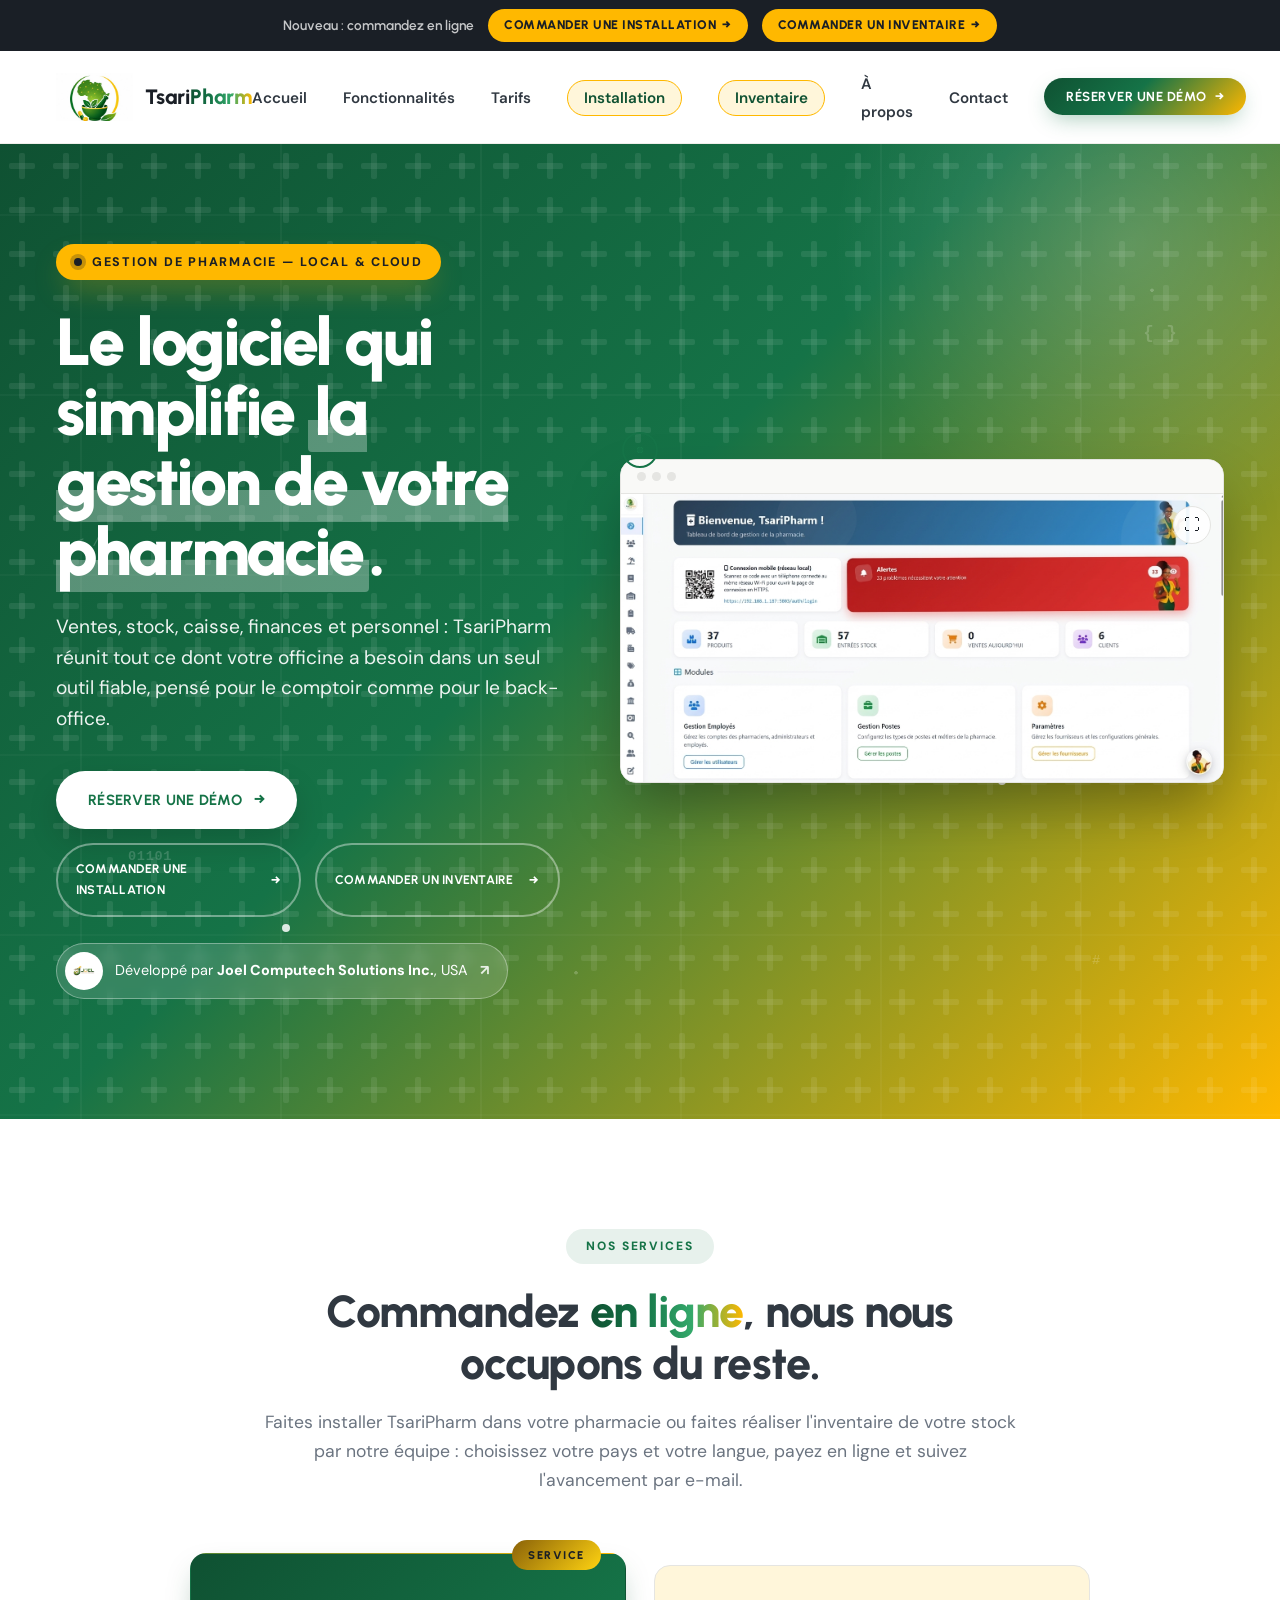
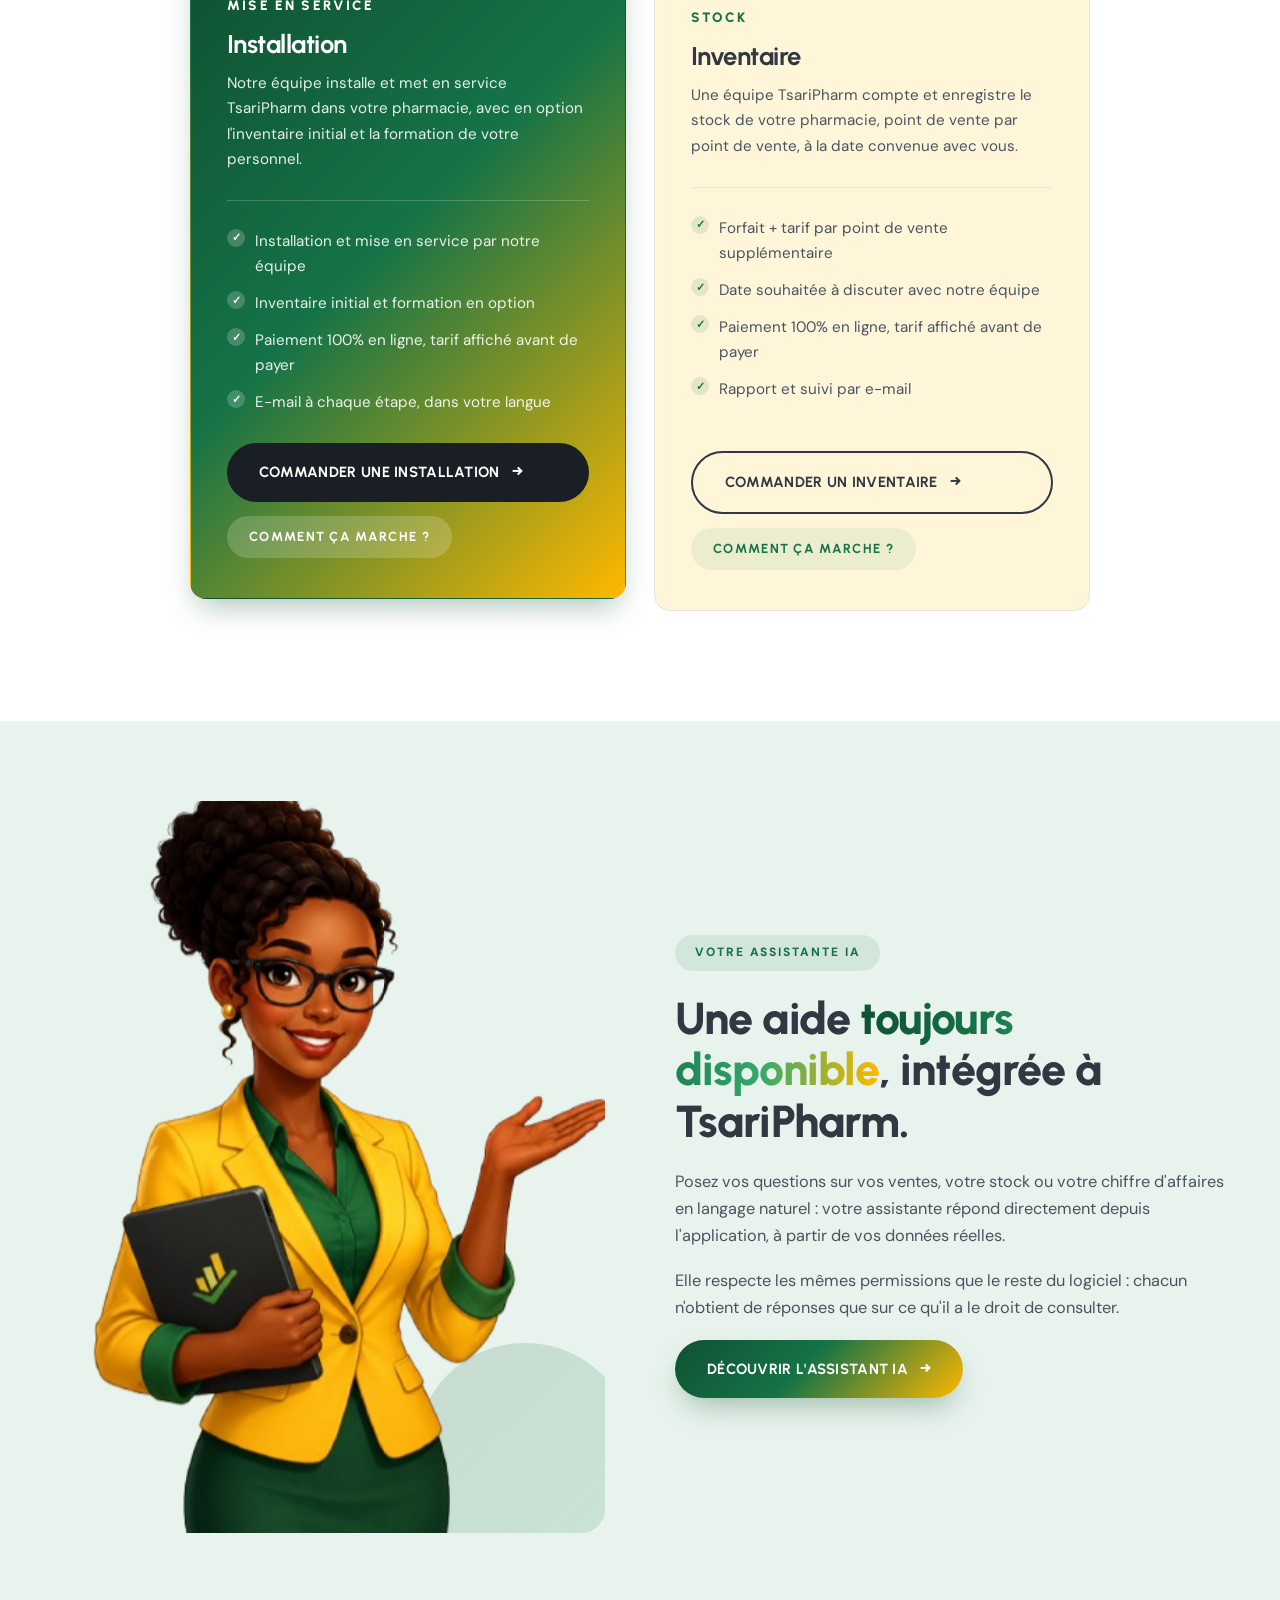
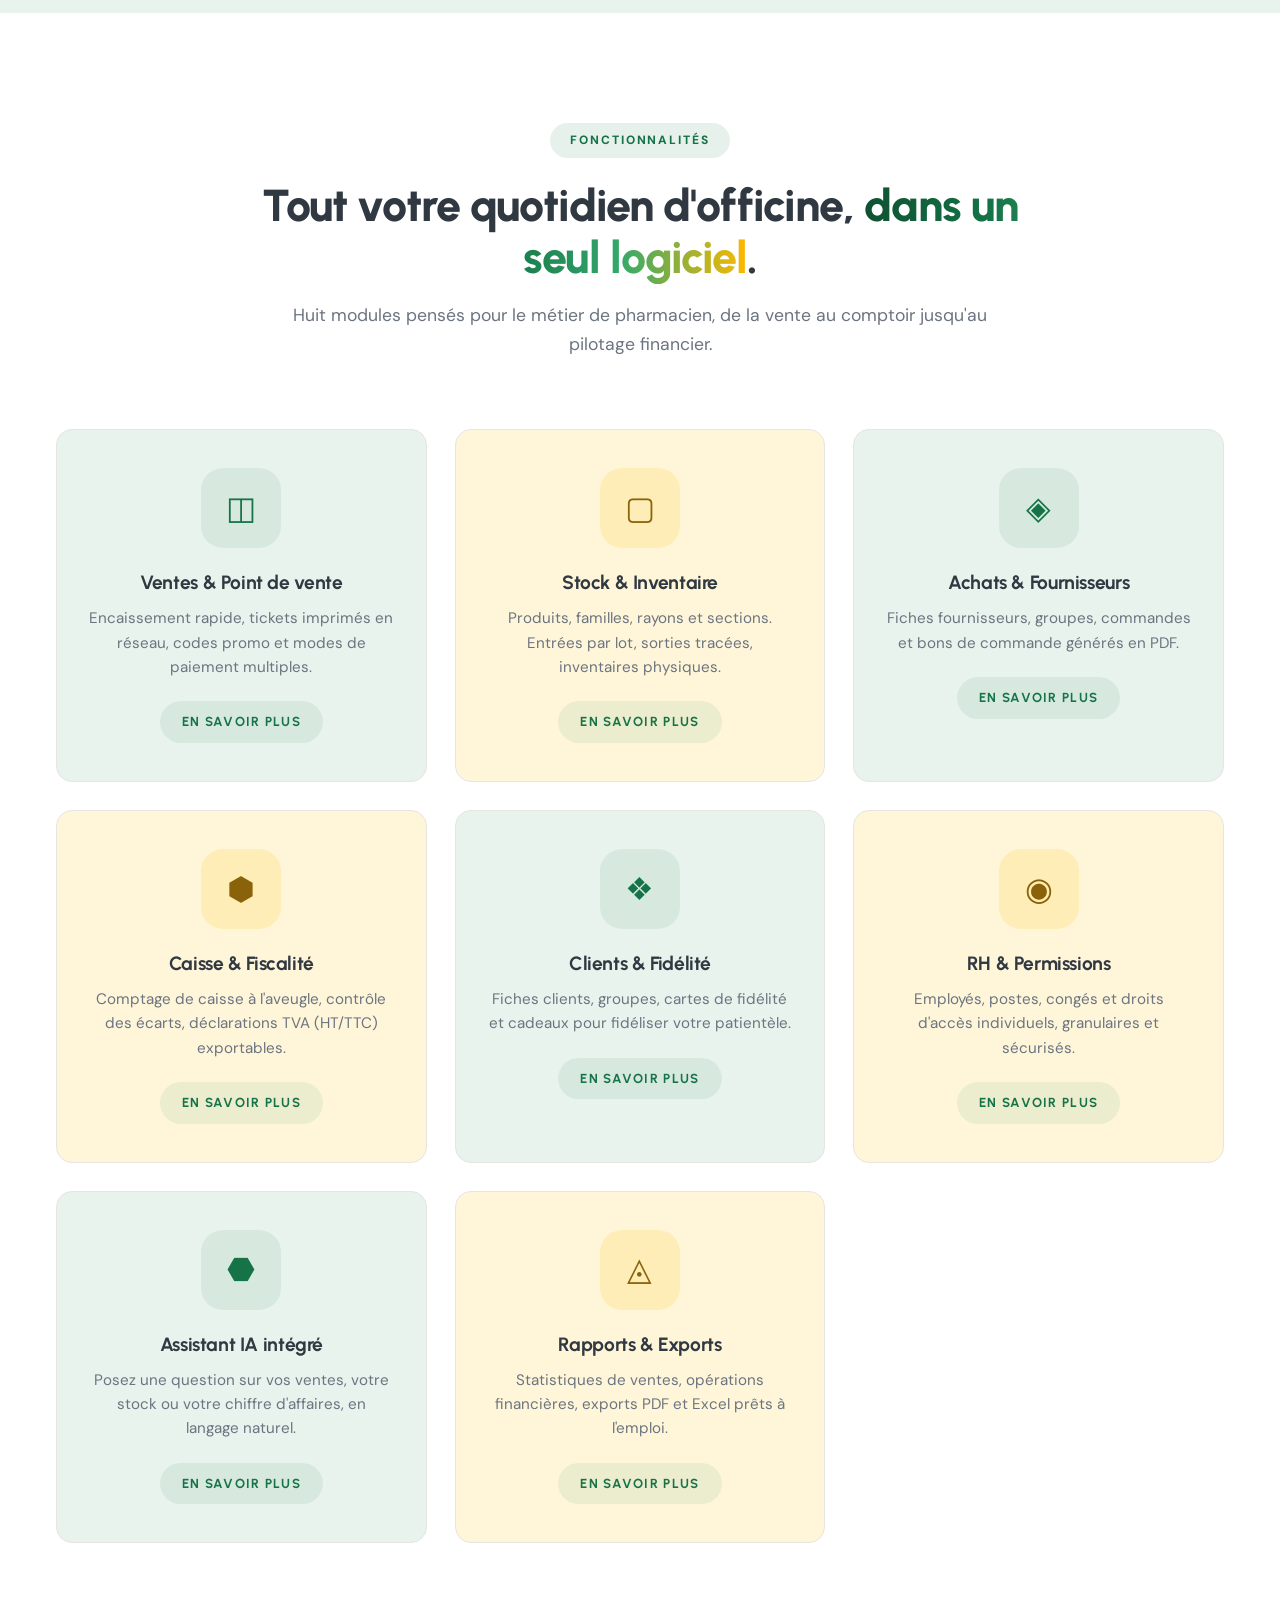
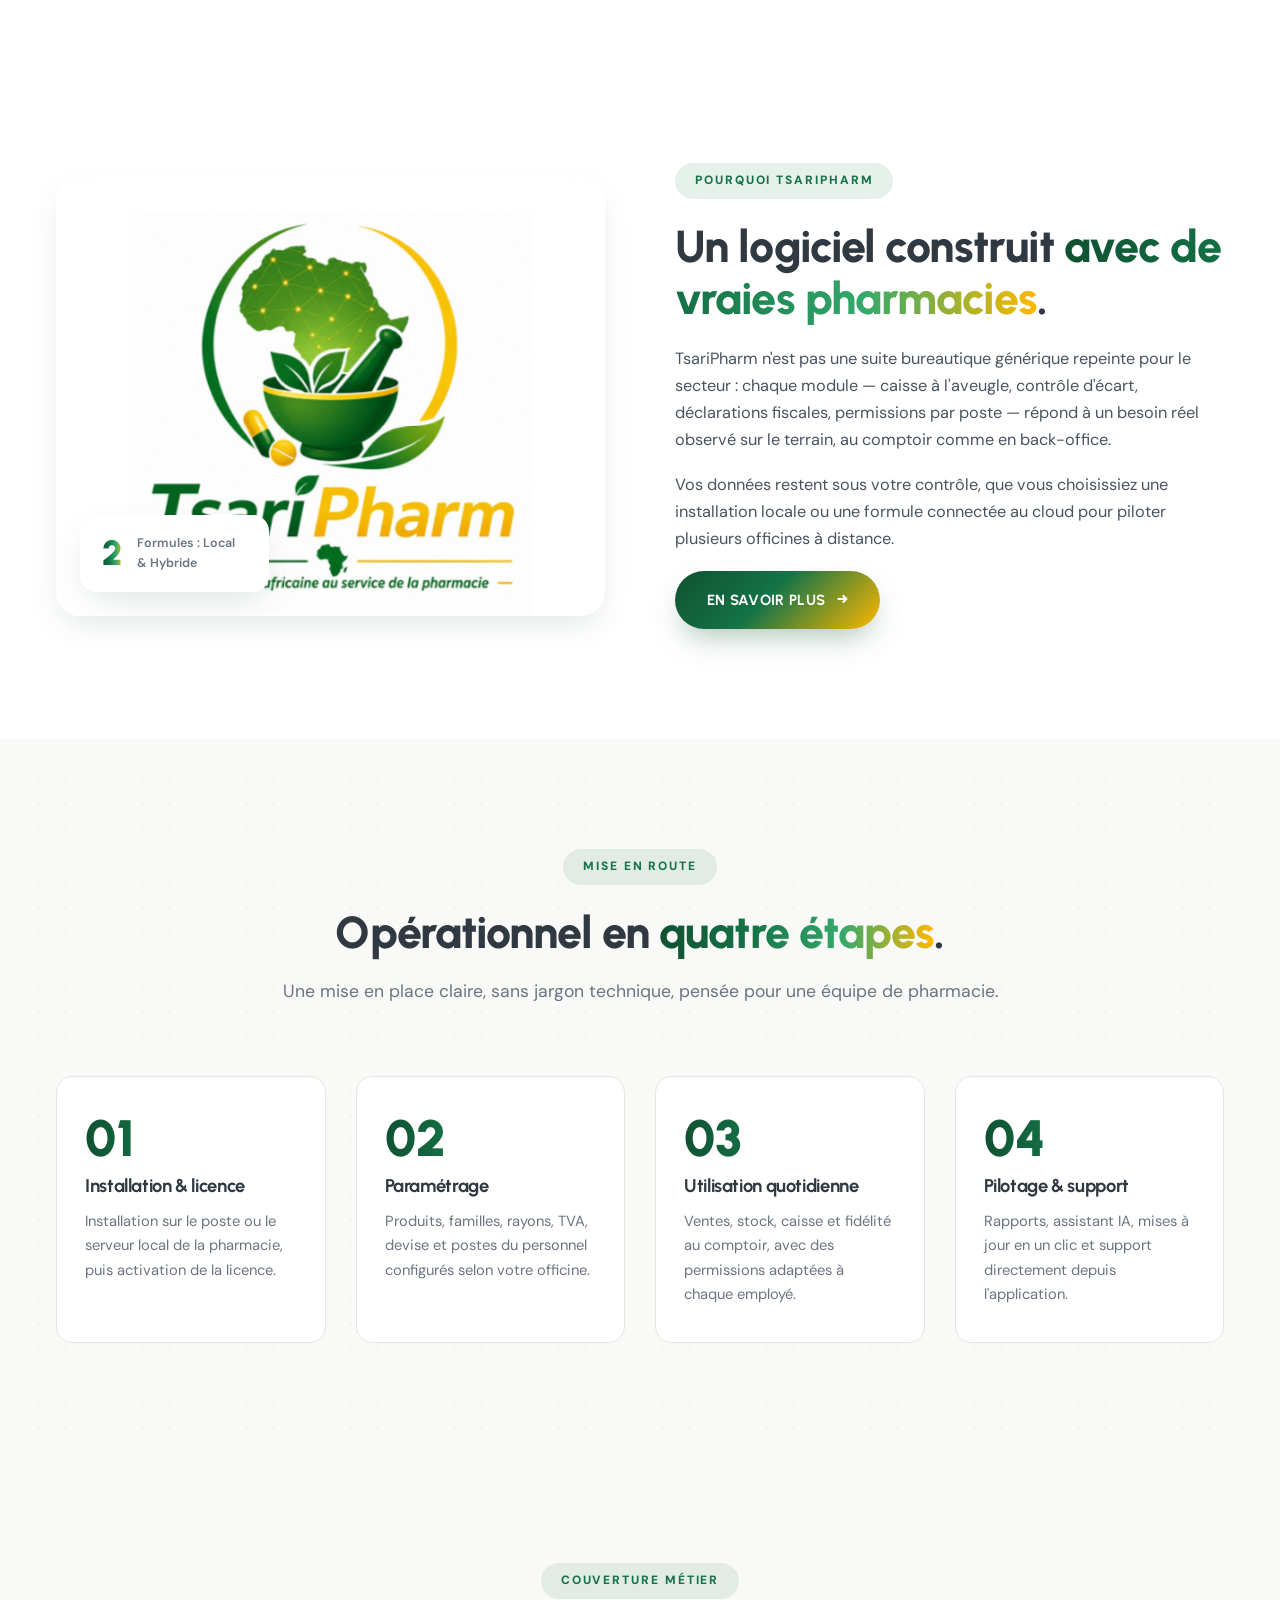
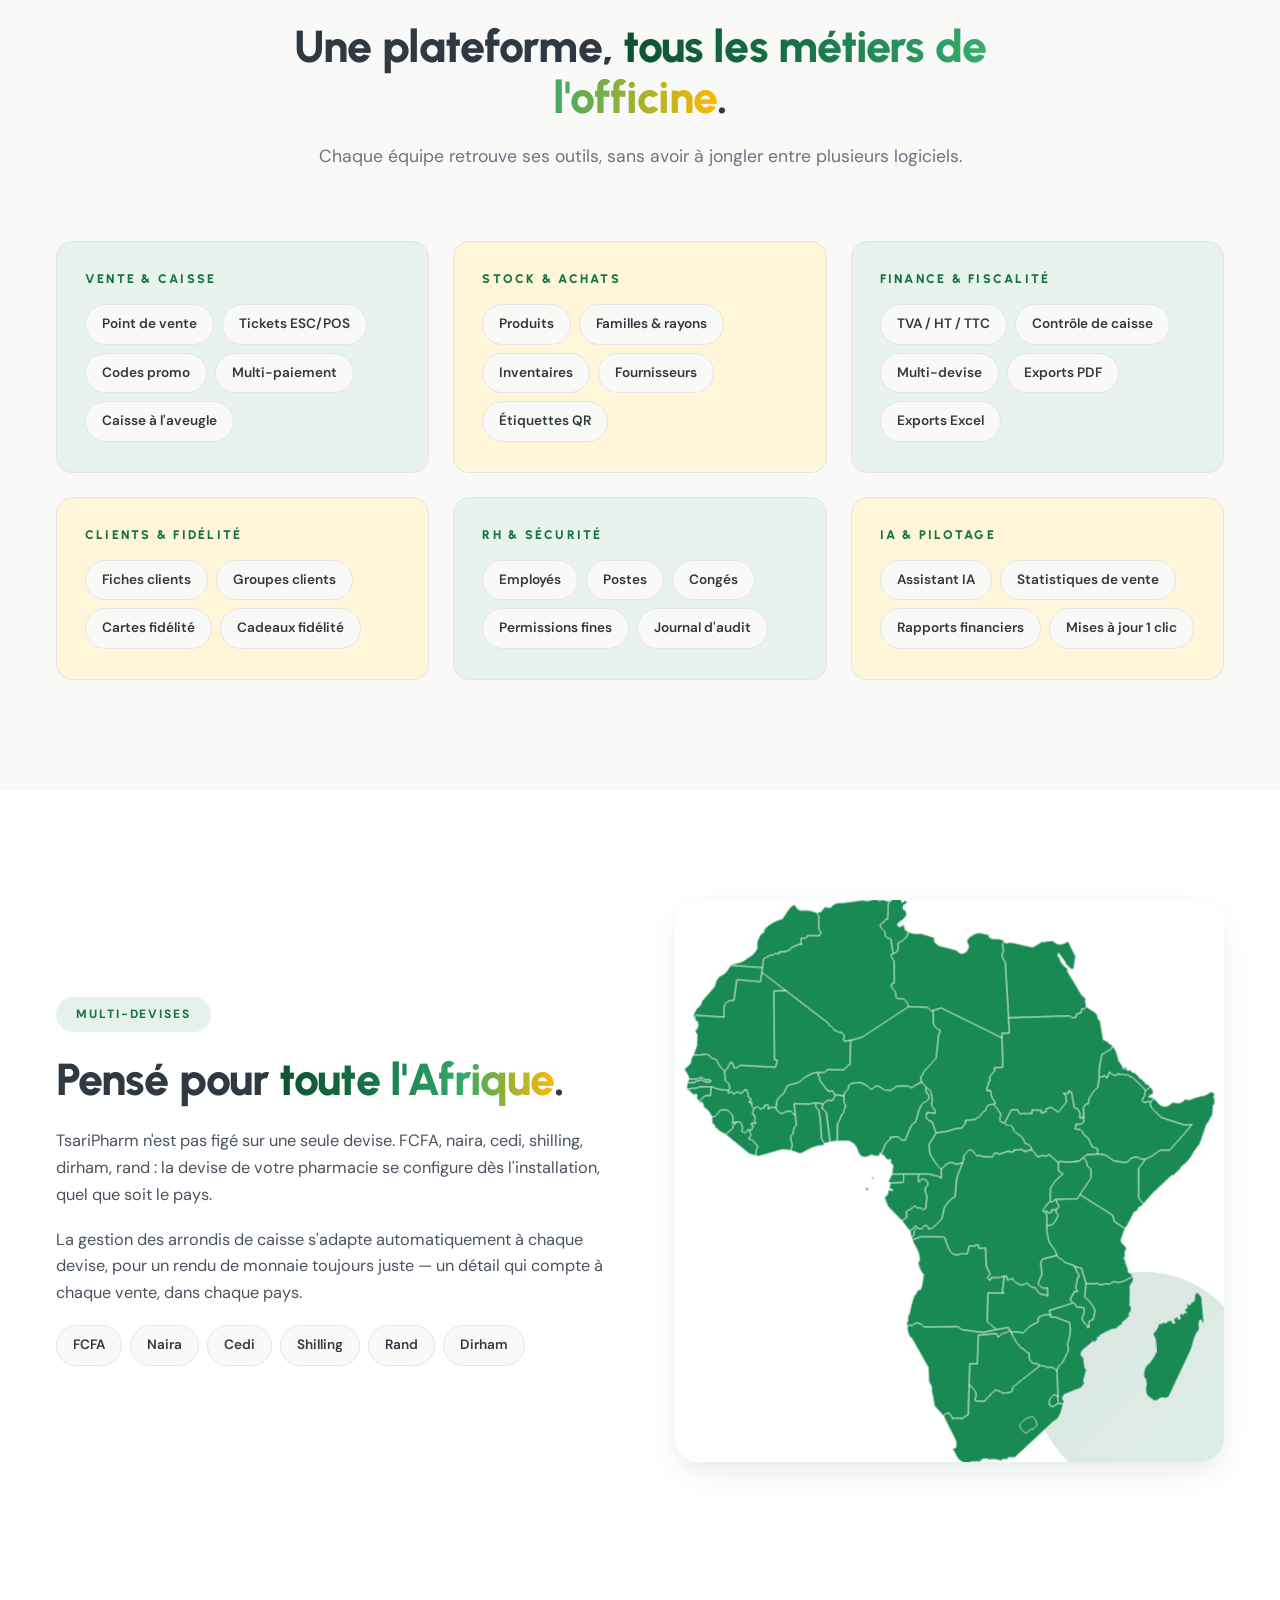
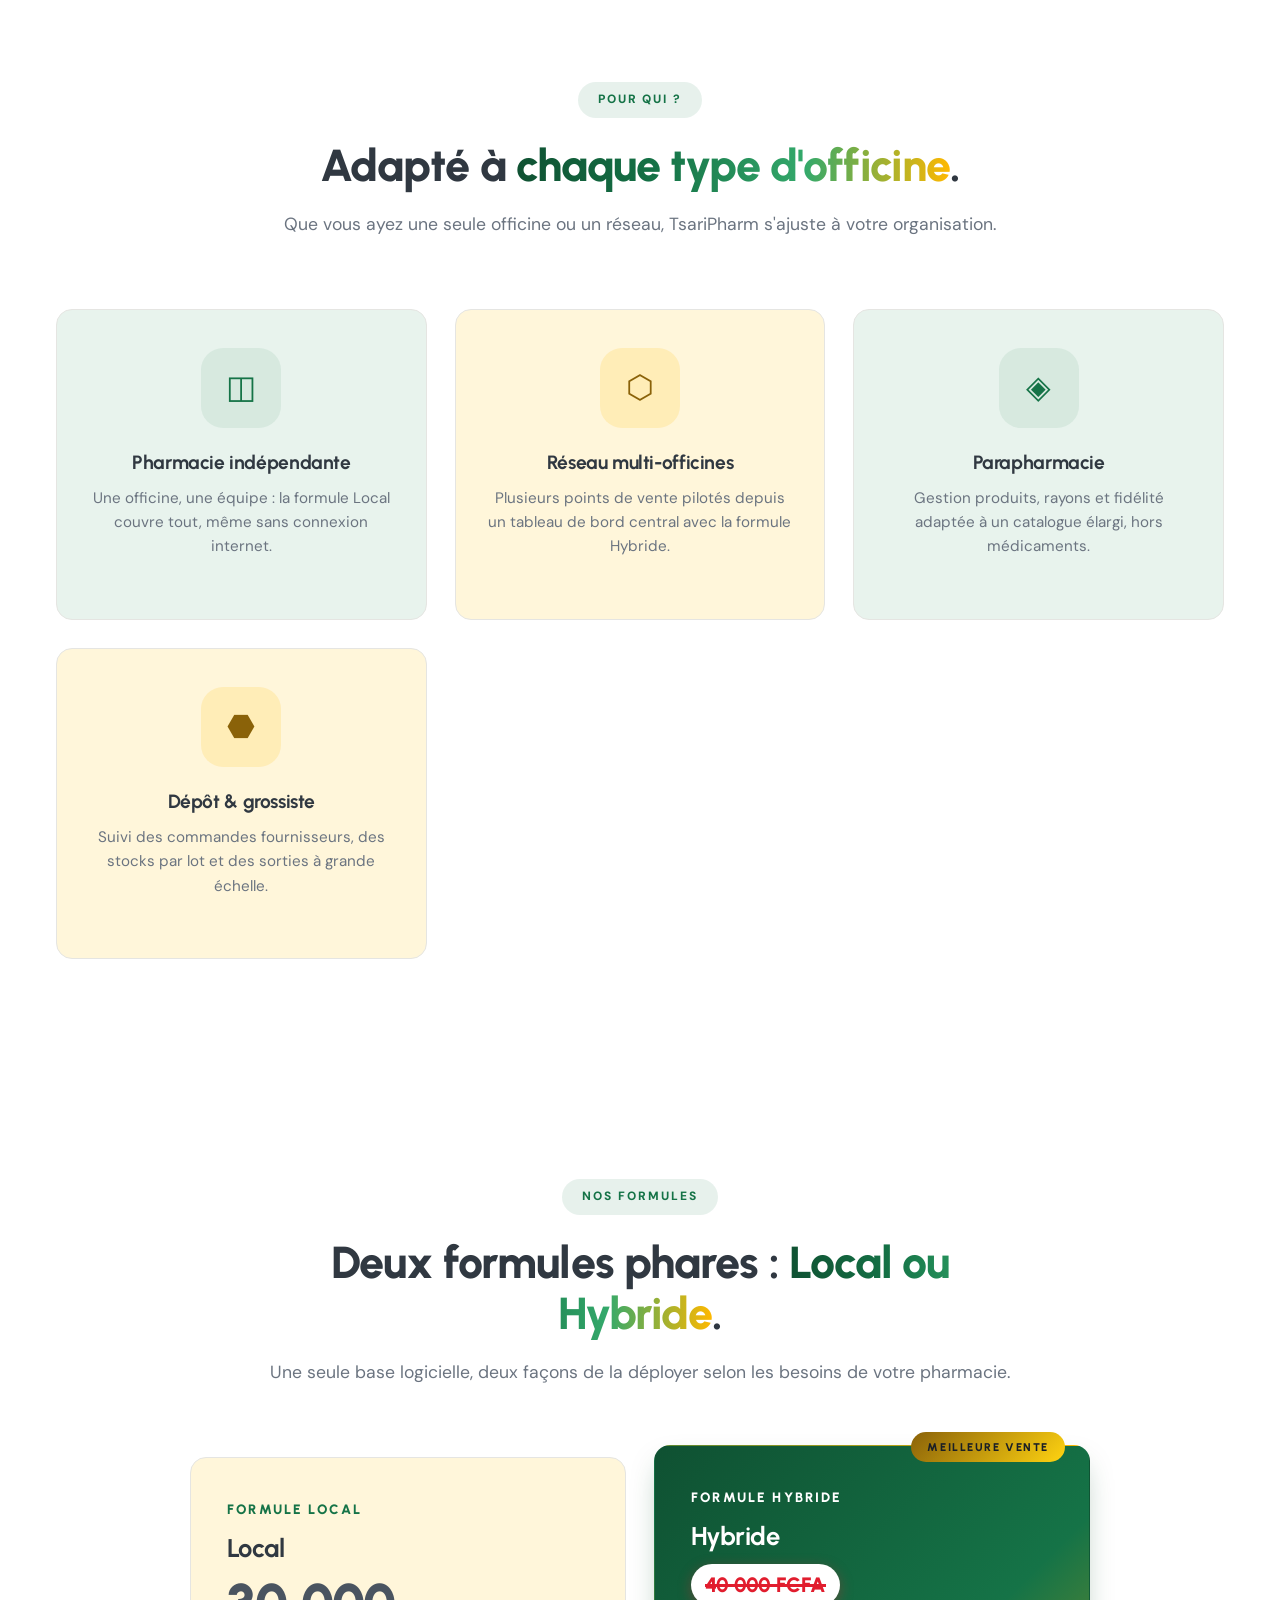
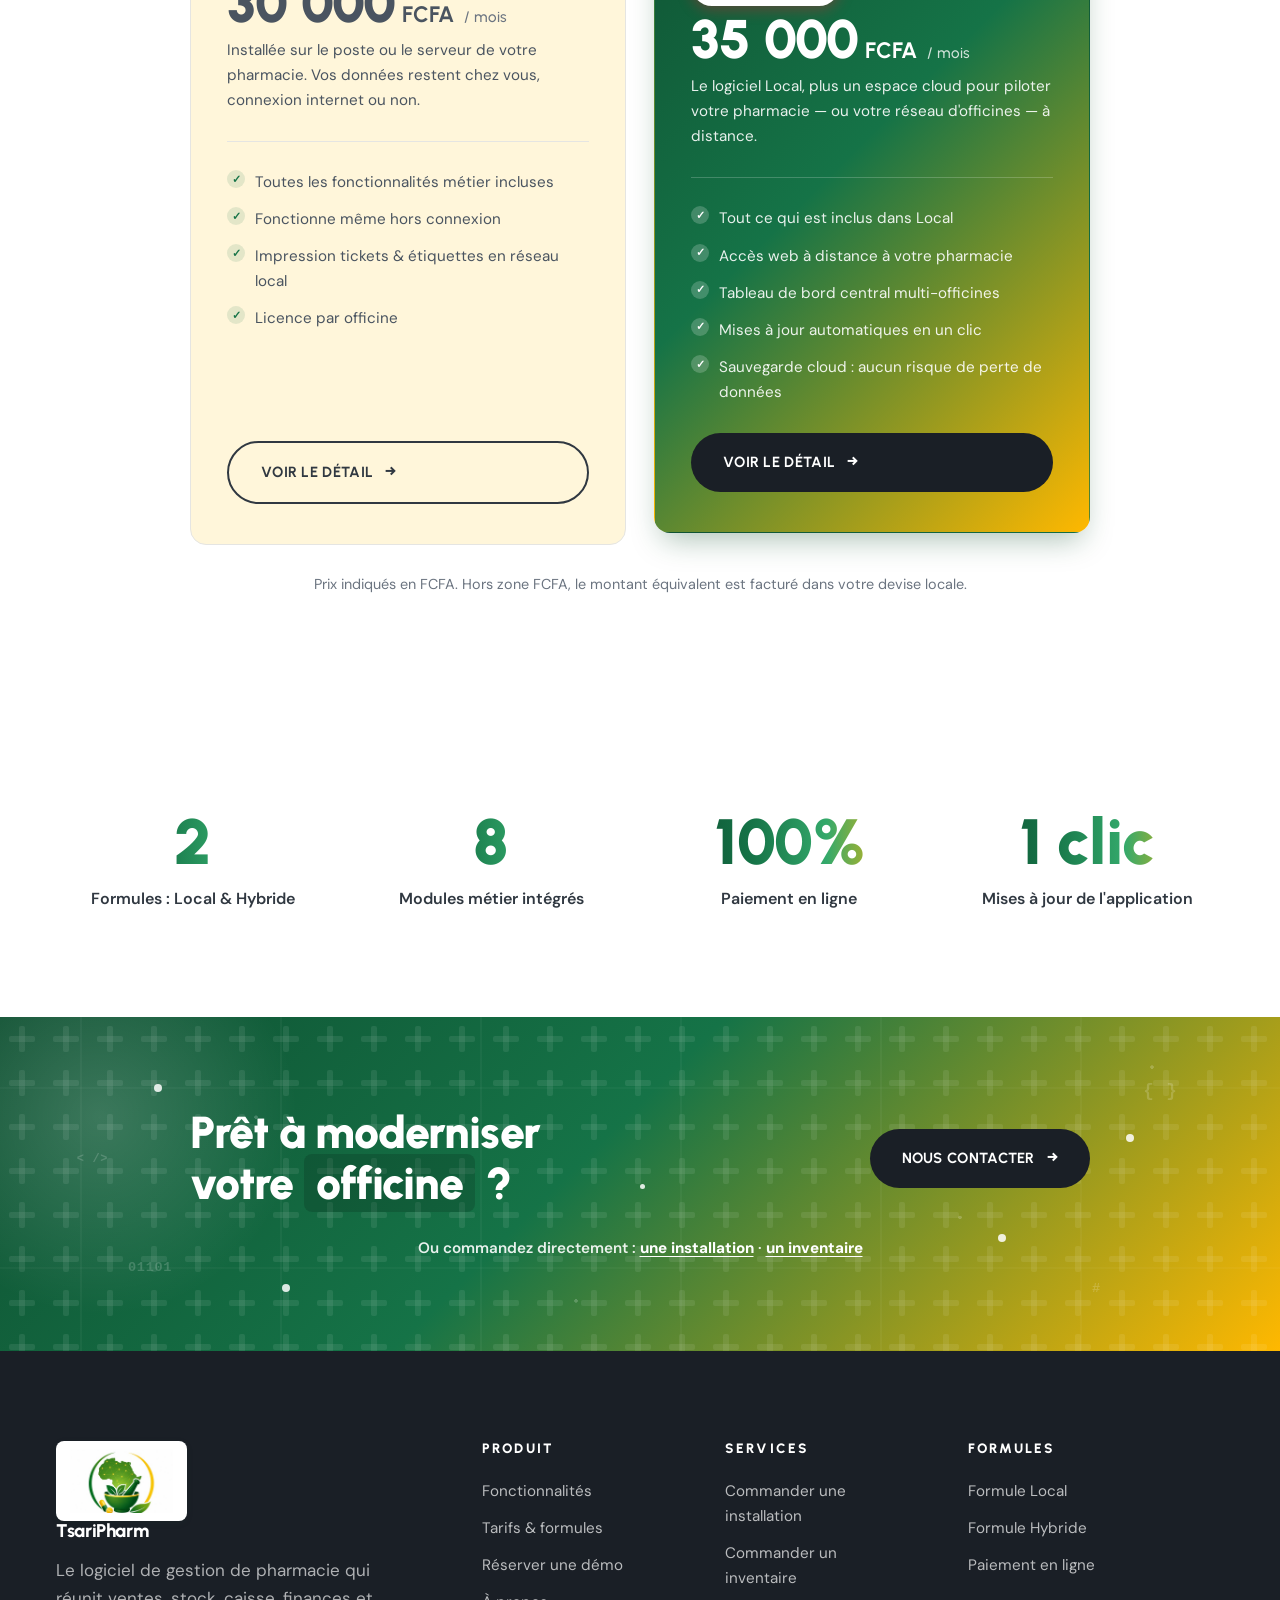
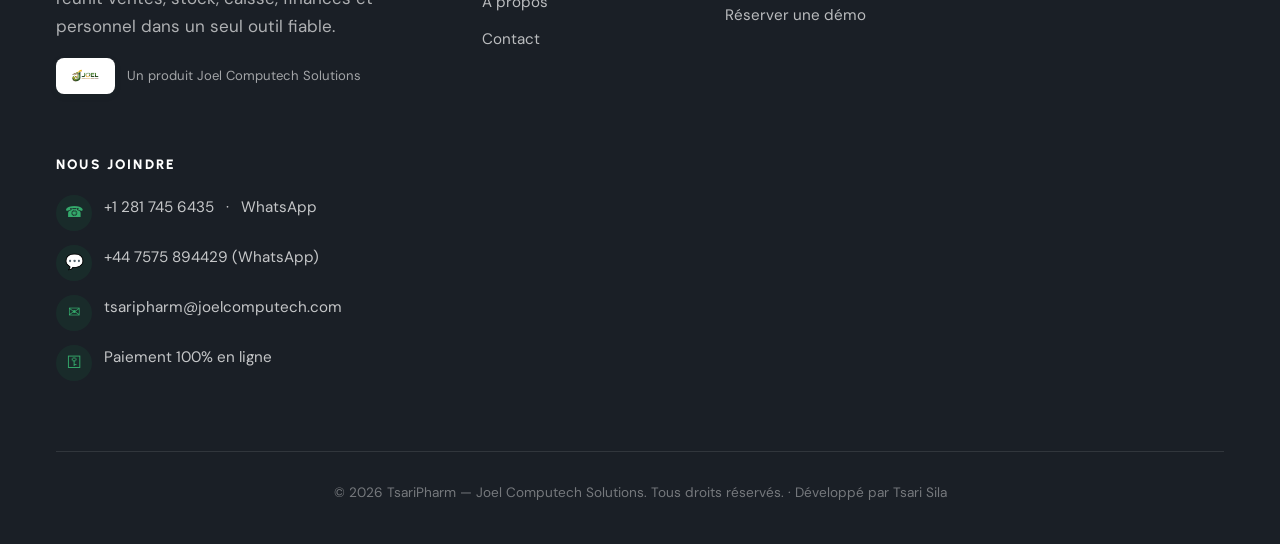
<file: index.html>
<!DOCTYPE html>
<html lang="fr">
<head>
    <meta charset="UTF-8">
    <meta name="viewport" content="width=device-width, initial-scale=1.0">
    <title>TsariPharm — Logiciel de gestion de pharmacie</title>
    <link rel="icon" href="assets/tsaripharm-icon.jpg" type="image/jpeg">
    <meta name="description" content="TsariPharm : le logiciel de gestion de pharmacie qui réunit ventes, stock, caisse, finances et personnel dans un seul outil fiable. Disponible en formule Local ou Hybride.">
    <meta property="og:title" content="TsariPharm — Logiciel de gestion de pharmacie">
    <meta property="og:description" content="Ventes, stock, caisse, finances, RH et assistant IA : tout pour piloter votre officine au quotidien.">
    <meta property="og:image" content="assets/tsaripharm-full.jpg">
    <link rel="preconnect" href="https://fonts.googleapis.com">
    <link rel="preconnect" href="https://fonts.gstatic.com" crossorigin>
    <link href="https://fonts.googleapis.com/css2?family=DM+Sans:wght@400;500;600;700&family=Urbanist:wght@400;500;600;700;800;900&display=swap" rel="stylesheet">
    <link rel="stylesheet" href="style.css">
</head>
<body>
    <div class="promo-bar" role="region" aria-label="Services en ligne">
        <span class="promo-bar-text">Nouveau : commandez en ligne</span>
        <a href="installation.html" class="promo-bar-link"><span class="pl-full">Commander une installation</span><span class="pl-short">Installation</span></a>
        <a href="inventaire.html" class="promo-bar-link"><span class="pl-full">Commander un inventaire</span><span class="pl-short">Inventaire</span></a>
    </div>
    <nav>
        <a href="index.html" class="nav-logo"><img src="assets/tsaripharm-icon.jpg" alt="TsariPharm"><span class="nav-logo-text">Tsari<em>Pharm</em></span></a>
        <ul class="nav-links">
            <li><a href="index.html">Accueil</a></li>
            <li><a href="fonctionnalites.html">Fonctionnalités</a></li>
            <li><a href="tarifs.html">Tarifs</a></li>
            <li><a href="installation.html" class="nav-order">Installation</a></li>
            <li><a href="inventaire.html" class="nav-order">Inventaire</a></li>
            <li><a href="a-propos.html">À propos</a></li>
            <li><a href="contact.html">Contact</a></li>
            <li><a href="demo.html" class="nav-cta"><span>Réserver une démo</span></a></li>
        </ul>
    </nav>

    <!-- HERO -->
    <header class="hero">
        <div class="hero-inner">
            <div>
                <span class="hero-eyebrow">Gestion de pharmacie — Local &amp; Cloud</span>
                <h1>Le logiciel qui simplifie <em>la gestion de votre pharmacie</em>.</h1>
                <p class="lead">Ventes, stock, caisse, finances et personnel : TsariPharm réunit tout ce dont votre officine a besoin dans un seul outil fiable, pensé pour le comptoir comme pour le back-office.</p>
                <div class="hero-btns hero-btns--3">
                    <a href="demo.html" class="btn btn-primary"><span>Réserver une démo</span></a>
                    <a href="installation.html" class="btn btn-ghost"><span>Commander une installation</span></a>
                    <a href="inventaire.html" class="btn btn-ghost"><span>Commander un inventaire</span></a>
                </div>
                <a href="https://joelcomputech.com" target="_blank" rel="noopener" class="hero-credit">
                    <span class="hero-credit-logo"><img src="assets/joelcomputech-logo.png" alt=""></span>
                    <span class="hero-credit-text">Développé par <strong>Joel Computech Solutions Inc.</strong>, USA</span>
                    <span class="hero-credit-arrow" aria-hidden="true">↗</span>
                </a>
            </div>
            <div class="hero-shot">
                <div class="browser-frame hero-shot-desktop">
                    <div class="hero-mock-bar"><span></span><span></span><span></span></div>
                    <div class="shot-wrap">
                        <img src="assets/dashboard-desktop.png" alt="Tableau de bord TsariPharm sur ordinateur" data-lightbox>
                        <button class="shot-expand" data-lightbox-trigger aria-label="Voir en plein écran">⛶</button>
                    </div>
                </div>
                <div class="hero-shot-mobile shot-wrap">
                    <img src="assets/dashboard-mobile.png" alt="Tableau de bord TsariPharm sur téléphone" data-lightbox>
                    <button class="shot-expand" data-lightbox-trigger aria-label="Voir en plein écran">⛶</button>
                </div>
            </div>
        </div>
    </header>

    <main>

        <!-- SERVICES : INSTALLATION & INVENTAIRE (commande en ligne) -->
        <section id="services" style="scroll-margin-top:110px;">
            <div class="section-head">
                <span class="pill">Nos services</span>
                <h2>Commandez <em>en ligne</em>, nous nous occupons du reste.</h2>
                <p>Faites installer TsariPharm dans votre pharmacie ou faites réaliser l'inventaire de votre stock par notre équipe : choisissez votre pays et votre langue, payez en ligne et suivez l'avancement par e-mail.</p>
            </div>
            <div class="pricing-grid pricing-grid--2">
                <div class="price-card featured">
                    <span class="price-badge">Service</span>
                    <span class="price-tier">Mise en service</span>
                    <h3>Installation</h3>
                    <p class="price-desc">Notre équipe installe et met en service TsariPharm dans votre pharmacie, avec en option l'inventaire initial et la formation de votre personnel.</p>
                    <ul class="price-features">
                        <li>Installation et mise en service par notre équipe</li>
                        <li>Inventaire initial et formation en option</li>
                        <li>Paiement 100% en ligne, tarif affiché avant de payer</li>
                        <li>E-mail à chaque étape, dans votre langue</li>
                    </ul>
                    <a href="https://tsaripharm-admin.joelcomputech.com/installation" target="_blank" rel="noopener" class="btn btn-dark"><span>Commander une installation</span></a>
                    <p style="margin-top:14px;"><a href="installation.html" class="svc-link" style="color:#fff;background:rgba(255,255,255,0.18);">Comment ça marche ?</a></p>
                </div>
                <div class="price-card">
                    <span class="price-tier">Stock</span>
                    <h3>Inventaire</h3>
                    <p class="price-desc">Une équipe TsariPharm compte et enregistre le stock de votre pharmacie, point de vente par point de vente, à la date convenue avec vous.</p>
                    <ul class="price-features">
                        <li>Forfait + tarif par point de vente supplémentaire</li>
                        <li>Date souhaitée à discuter avec notre équipe</li>
                        <li>Paiement 100% en ligne, tarif affiché avant de payer</li>
                        <li>Rapport et suivi par e-mail</li>
                    </ul>
                    <a href="https://tsaripharm-admin.joelcomputech.com/inventaire" target="_blank" rel="noopener" class="btn btn-outline-dark"><span>Commander un inventaire</span></a>
                    <p style="margin-top:14px;"><a href="inventaire.html" class="svc-link">Comment ça marche ?</a></p>
                </div>
            </div>
        </section>

        <!-- MASCOTTE / ASSISTANTE IA -->
        <section class="section-full" style="background: var(--green-soft); padding: 80px 56px;">
            <div style="max-width: var(--container); margin: 0 auto;">
                <div class="about-split">
                    <div class="about-image" style="aspect-ratio: 3/4; box-shadow: none;">
                        <img src="assets/mascotte-explique.png" alt="Assistante IA TsariPharm" style="width:100%;height:100%;object-fit:contain;">
                    </div>
                    <div>
                        <span class="pill">Votre assistante IA</span>
                        <h2>Une aide <em>toujours disponible</em>, intégrée à TsariPharm.</h2>
                        <p>Posez vos questions sur vos ventes, votre stock ou votre chiffre d'affaires en langage naturel : votre assistante répond directement depuis l'application, à partir de vos données réelles.</p>
                        <p>Elle respecte les mêmes permissions que le reste du logiciel : chacun n'obtient de réponses que sur ce qu'il a le droit de consulter.</p>
                        <a href="fonctionnalites.html" class="btn btn-orange"><span>Découvrir l'assistant IA</span></a>
                    </div>
                </div>
            </div>
        </section>

        <!-- FONCTIONNALITÉS OVERVIEW -->
        <section>
            <div class="section-head">
                <span class="pill">Fonctionnalités</span>
                <h2>Tout votre quotidien d'officine, <em>dans un seul logiciel</em>.</h2>
                <p>Huit modules pensés pour le métier de pharmacien, de la vente au comptoir jusqu'au pilotage financier.</p>
            </div>
            <div class="svc-grid">
                <div class="svc-card">
                    <div class="svc-icon">◫</div>
                    <h3>Ventes &amp; Point de vente</h3>
                    <p>Encaissement rapide, tickets imprimés en réseau, codes promo et modes de paiement multiples.</p>
                    <a href="fonctionnalites.html" class="svc-link">En savoir plus</a>
                </div>
                <div class="svc-card">
                    <div class="svc-icon">▢</div>
                    <h3>Stock &amp; Inventaire</h3>
                    <p>Produits, familles, rayons et sections. Entrées par lot, sorties tracées, inventaires physiques.</p>
                    <a href="fonctionnalites.html" class="svc-link">En savoir plus</a>
                </div>
                <div class="svc-card">
                    <div class="svc-icon">◈</div>
                    <h3>Achats &amp; Fournisseurs</h3>
                    <p>Fiches fournisseurs, groupes, commandes et bons de commande générés en PDF.</p>
                    <a href="fonctionnalites.html" class="svc-link">En savoir plus</a>
                </div>
                <div class="svc-card">
                    <div class="svc-icon">⬢</div>
                    <h3>Caisse &amp; Fiscalité</h3>
                    <p>Comptage de caisse à l'aveugle, contrôle des écarts, déclarations TVA (HT/TTC) exportables.</p>
                    <a href="fonctionnalites.html" class="svc-link">En savoir plus</a>
                </div>
                <div class="svc-card">
                    <div class="svc-icon">❖</div>
                    <h3>Clients &amp; Fidélité</h3>
                    <p>Fiches clients, groupes, cartes de fidélité et cadeaux pour fidéliser votre patientèle.</p>
                    <a href="fonctionnalites.html" class="svc-link">En savoir plus</a>
                </div>
                <div class="svc-card">
                    <div class="svc-icon">◉</div>
                    <h3>RH &amp; Permissions</h3>
                    <p>Employés, postes, congés et droits d'accès individuels, granulaires et sécurisés.</p>
                    <a href="fonctionnalites.html" class="svc-link">En savoir plus</a>
                </div>
                <div class="svc-card">
                    <div class="svc-icon">⬣</div>
                    <h3>Assistant IA intégré</h3>
                    <p>Posez une question sur vos ventes, votre stock ou votre chiffre d'affaires, en langage naturel.</p>
                    <a href="fonctionnalites.html" class="svc-link">En savoir plus</a>
                </div>
                <div class="svc-card">
                    <div class="svc-icon">◬</div>
                    <h3>Rapports &amp; Exports</h3>
                    <p>Statistiques de ventes, opérations financières, exports PDF et Excel prêts à l'emploi.</p>
                    <a href="fonctionnalites.html" class="svc-link">En savoir plus</a>
                </div>
            </div>
        </section>

        <!-- ABOUT SPLIT -->
        <section>
            <div class="about-split">
                <div class="about-image">
                    <img src="assets/tsaripharm-full.jpg" alt="Logo TsariPharm" style="width:100%;height:100%;object-fit:contain;background:var(--white);padding:36px;">
                    <div class="about-badge">
                        <span class="num">2</span>
                        <span class="lbl">Formules : Local &amp; Hybride</span>
                    </div>
                </div>
                <div>
                    <span class="pill">Pourquoi TsariPharm</span>
                    <h2>Un logiciel construit <em>avec de vraies pharmacies</em>.</h2>
                    <p>TsariPharm n'est pas une suite bureautique générique repeinte pour le secteur : chaque module — caisse à l'aveugle, contrôle d'écart, déclarations fiscales, permissions par poste — répond à un besoin réel observé sur le terrain, au comptoir comme en back-office.</p>
                    <p>Vos données restent sous votre contrôle, que vous choisissiez une installation locale ou une formule connectée au cloud pour piloter plusieurs officines à distance.</p>
                    <a href="a-propos.html" class="btn btn-orange"><span>En savoir plus</span></a>
                </div>
            </div>
        </section>

        <!-- PROCESS -->
        <section class="process-section section-full" style="padding: 110px 56px;">
            <div style="max-width: var(--container); margin: 0 auto;">
                <div class="section-head">
                    <span class="pill">Mise en route</span>
                    <h2>Opérationnel en <em>quatre étapes</em>.</h2>
                    <p>Une mise en place claire, sans jargon technique, pensée pour une équipe de pharmacie.</p>
                </div>
                <div class="process-grid">
                    <div class="process-step">
                        <span class="process-num">01</span>
                        <h3>Installation &amp; licence</h3>
                        <p>Installation sur le poste ou le serveur local de la pharmacie, puis activation de la licence.</p>
                    </div>
                    <div class="process-step">
                        <span class="process-num">02</span>
                        <h3>Paramétrage</h3>
                        <p>Produits, familles, rayons, TVA, devise et postes du personnel configurés selon votre officine.</p>
                    </div>
                    <div class="process-step">
                        <span class="process-num">03</span>
                        <h3>Utilisation quotidienne</h3>
                        <p>Ventes, stock, caisse et fidélité au comptoir, avec des permissions adaptées à chaque employé.</p>
                    </div>
                    <div class="process-step">
                        <span class="process-num">04</span>
                        <h3>Pilotage &amp; support</h3>
                        <p>Rapports, assistant IA, mises à jour en un clic et support directement depuis l'application.</p>
                    </div>
                </div>
            </div>
        </section>

        <!-- MODULES / COUVERTURE -->
        <section class="tech-section section-full" style="padding: 110px 56px;">
            <div style="max-width: var(--container); margin: 0 auto;">
                <div class="section-head">
                    <span class="pill">Couverture métier</span>
                    <h2>Une plateforme, <em>tous les métiers de l'officine</em>.</h2>
                    <p>Chaque équipe retrouve ses outils, sans avoir à jongler entre plusieurs logiciels.</p>
                </div>
                <div class="tech-grid">
                    <div class="tech-cat">
                        <h4>Vente &amp; Caisse</h4>
                        <div class="tech-pills">
                            <span>Point de vente</span><span>Tickets ESC/POS</span><span>Codes promo</span>
                            <span>Multi-paiement</span><span>Caisse à l'aveugle</span>
                        </div>
                    </div>
                    <div class="tech-cat">
                        <h4>Stock &amp; Achats</h4>
                        <div class="tech-pills">
                            <span>Produits</span><span>Familles &amp; rayons</span><span>Inventaires</span>
                            <span>Fournisseurs</span><span>Étiquettes QR</span>
                        </div>
                    </div>
                    <div class="tech-cat">
                        <h4>Finance &amp; Fiscalité</h4>
                        <div class="tech-pills">
                            <span>TVA / HT / TTC</span><span>Contrôle de caisse</span><span>Multi-devise</span>
                            <span>Exports PDF</span><span>Exports Excel</span>
                        </div>
                    </div>
                    <div class="tech-cat">
                        <h4>Clients &amp; Fidélité</h4>
                        <div class="tech-pills">
                            <span>Fiches clients</span><span>Groupes clients</span><span>Cartes fidélité</span>
                            <span>Cadeaux fidélité</span>
                        </div>
                    </div>
                    <div class="tech-cat">
                        <h4>RH &amp; Sécurité</h4>
                        <div class="tech-pills">
                            <span>Employés</span><span>Postes</span><span>Congés</span>
                            <span>Permissions fines</span><span>Journal d'audit</span>
                        </div>
                    </div>
                    <div class="tech-cat">
                        <h4>IA &amp; Pilotage</h4>
                        <div class="tech-pills">
                            <span>Assistant IA</span><span>Statistiques de vente</span><span>Rapports financiers</span>
                            <span>Mises à jour 1 clic</span>
                        </div>
                    </div>
                </div>
            </div>
        </section>

        <!-- MULTI-DEVISES / AFRIQUE -->
        <section>
            <div class="about-split">
                <div>
                    <span class="pill">Multi-devises</span>
                    <h2>Pensé pour <em>toute l'Afrique</em>.</h2>
                    <p>TsariPharm n'est pas figé sur une seule devise. FCFA, naira, cedi, shilling, dirham, rand : la devise de votre pharmacie se configure dès l'installation, quel que soit le pays.</p>
                    <p>La gestion des arrondis de caisse s'adapte automatiquement à chaque devise, pour un rendu de monnaie toujours juste — un détail qui compte à chaque vente, dans chaque pays.</p>
                    <div class="tech-pills" style="margin-top:12px;">
                        <span>FCFA</span><span>Naira</span><span>Cedi</span><span>Shilling</span><span>Rand</span><span>Dirham</span>
                    </div>
                </div>
                <div class="about-image" style="aspect-ratio: 1200/1230;">
                    <img src="assets/africa-map.svg" alt="Carte de l'Afrique" style="width:100%;height:100%;object-fit:contain;padding:20px;">
                </div>
            </div>
        </section>

        <!-- POUR QUI -->
        <section>
            <div class="section-head">
                <span class="pill">Pour qui ?</span>
                <h2>Adapté à <em>chaque type d'officine</em>.</h2>
                <p>Que vous ayez une seule officine ou un réseau, TsariPharm s'ajuste à votre organisation.</p>
            </div>
            <div class="svc-grid">
                <div class="svc-card">
                    <div class="svc-icon">◫</div>
                    <h3>Pharmacie indépendante</h3>
                    <p>Une officine, une équipe : la formule Local couvre tout, même sans connexion internet.</p>
                </div>
                <div class="svc-card">
                    <div class="svc-icon">⬡</div>
                    <h3>Réseau multi-officines</h3>
                    <p>Plusieurs points de vente pilotés depuis un tableau de bord central avec la formule Hybride.</p>
                </div>
                <div class="svc-card">
                    <div class="svc-icon">◈</div>
                    <h3>Parapharmacie</h3>
                    <p>Gestion produits, rayons et fidélité adaptée à un catalogue élargi, hors médicaments.</p>
                </div>
                <div class="svc-card">
                    <div class="svc-icon">⬣</div>
                    <h3>Dépôt &amp; grossiste</h3>
                    <p>Suivi des commandes fournisseurs, des stocks par lot et des sorties à grande échelle.</p>
                </div>
            </div>
        </section>

        <!-- FORMULES (teaser) -->
        <section id="formules">
            <div class="section-head">
                <span class="pill">Nos formules</span>
                <h2>Deux formules phares : <em>Local ou Hybride</em>.</h2>
                <p>Une seule base logicielle, deux façons de la déployer selon les besoins de votre pharmacie.</p>
            </div>
            <div class="pricing-grid pricing-grid--2">
                <div class="price-card">
                    <span class="price-tier">Formule Local</span>
                    <h3>Local</h3>
                    <p class="price-amount">30 000 <span class="currency">FCFA</span><span class="period">/ mois</span></p>
                    <p class="price-desc">Installée sur le poste ou le serveur de votre pharmacie. Vos données restent chez vous, connexion internet ou non.</p>
                    <ul class="price-features">
                        <li>Toutes les fonctionnalités métier incluses</li>
                        <li>Fonctionne même hors connexion</li>
                        <li>Impression tickets &amp; étiquettes en réseau local</li>
                        <li>Licence par officine</li>
                    </ul>
                    <a href="tarifs.html" class="btn btn-outline-dark"><span>Voir le détail</span></a>
                </div>
                <div class="price-card featured">
                    <span class="price-badge">Meilleure vente</span>
                    <span class="price-tier">Formule Hybride</span>
                    <h3>Hybride</h3>
                    <p class="price-old">40 000 FCFA</p>
                    <p class="price-amount">35 000 <span class="currency">FCFA</span><span class="period">/ mois</span></p>
                    <p class="price-desc">Le logiciel Local, plus un espace cloud pour piloter votre pharmacie — ou votre réseau d'officines — à distance.</p>
                    <ul class="price-features">
                        <li>Tout ce qui est inclus dans Local</li>
                        <li>Accès web à distance à votre pharmacie</li>
                        <li>Tableau de bord central multi-officines</li>
                        <li>Mises à jour automatiques en un clic</li>
                        <li>Sauvegarde cloud : aucun risque de perte de données</li>
                    </ul>
                    <a href="tarifs.html" class="btn btn-dark"><span>Voir le détail</span></a>
                </div>
            </div>
            <p style="text-align:center; margin-top:28px; font-size:0.9rem; color:var(--muted);">Prix indiqués en FCFA. Hors zone FCFA, le montant équivalent est facturé dans votre devise locale.</p>
        </section>

        <!-- STATS -->
        <section class="stats-section section-full">
            <div class="stats-grid">
                <div class="stat-item">
                    <span class="stat-num">2</span>
                    <span class="stat-lbl">Formules : Local &amp; Hybride</span>
                </div>
                <div class="stat-item">
                    <span class="stat-num">8</span>
                    <span class="stat-lbl">Modules métier intégrés</span>
                </div>
                <div class="stat-item">
                    <span class="stat-num">100%</span>
                    <span class="stat-lbl">Paiement en ligne</span>
                </div>
                <div class="stat-item">
                    <span class="stat-num">1 clic</span>
                    <span class="stat-lbl">Mises à jour de l'application</span>
                </div>
            </div>
        </section>

    </main>

    <!-- CTA BAND -->
    <section class="cta-band section-full">
        <div class="cta-inner">
            <h2>Prêt à moderniser<br>votre <em style="font-style:normal; background: rgba(0,0,0,0.15); padding: 2px 12px; border-radius: 8px;">officine</em> ?</h2>
            <a href="contact.html" class="btn btn-dark"><span>Nous contacter</span></a>
        </div>
        <p class="cta-order">Ou commandez directement : <a href="installation.html">une installation</a> · <a href="inventaire.html">un inventaire</a></p>
    </section>

    <footer>
        <div class="footer-grid">
            <div>
                <span class="logo-chip"><img src="assets/tsaripharm-icon.jpg" alt="TsariPharm" class="footer-logo"></span>
                <h3>TsariPharm</h3>
                <p style="margin-top:14px; color: rgba(255,255,255,0.65);">Le logiciel de gestion de pharmacie qui réunit ventes, stock, caisse, finances et personnel dans un seul outil fiable.</p>
                <div class="joel-credit">
                    <span class="logo-chip"><img src="assets/joelcomputech-logo.png" alt="Joel Computech Solutions"></span>
                    <span>Un produit Joel Computech Solutions</span>
                </div>
            </div>
            <div class="footer-links">
                <h4>Produit</h4>
                <a href="fonctionnalites.html">Fonctionnalités</a>
                <a href="tarifs.html">Tarifs &amp; formules</a>
                <a href="demo.html">Réserver une démo</a>
                <a href="a-propos.html">À propos</a>
                <a href="contact.html">Contact</a>
            </div>
            <div class="footer-links">
                <h4>Services</h4>
                <a href="installation.html">Commander une installation</a>
                <a href="inventaire.html">Commander un inventaire</a>
                <a href="demo.html">Réserver une démo</a>
            </div>
            <div class="footer-links">
                <h4>Formules</h4>
                <a href="tarifs.html#local">Formule Local</a>
                <a href="tarifs.html#hybride">Formule Hybride</a>
                <a href="tarifs.html#paiement">Paiement en ligne</a>
            </div>
            <div>
                <h4>Nous joindre</h4>
                <div class="footer-contact">
                    <div><span class="ico">☎</span><a href="tel:+12817456435">+1 281 745 6435</a> · <a href="https://wa.me/12817456435?text=Bonjour%2C%20j%27ai%20besoin%20du%20logiciel%20TsariPharm%20pour%20ma%20pharmacie." target="_blank" rel="noopener">WhatsApp</a></div>
                    <div><span class="ico">💬</span><a href="https://wa.me/447575894429?text=Bonjour%2C%20j%27ai%20besoin%20du%20logiciel%20TsariPharm%20pour%20ma%20pharmacie." target="_blank" rel="noopener">+44 7575 894429 (WhatsApp)</a></div>
                    <div><span class="ico">✉</span><a href="mailto:tsaripharm@joelcomputech.com">tsaripharm@joelcomputech.com</a></div>
                    <div><span class="ico">⚿</span><span>Paiement 100% en ligne</span></div>
                </div>
            </div>
        </div>
        <div class="footer-bottom">&copy; 2026 TsariPharm — Joel Computech Solutions. Tous droits réservés. · Développé par Tsari Sila</div>
    </footer>
    <script src="animations.js" defer></script>
</body>
</html>
</file>
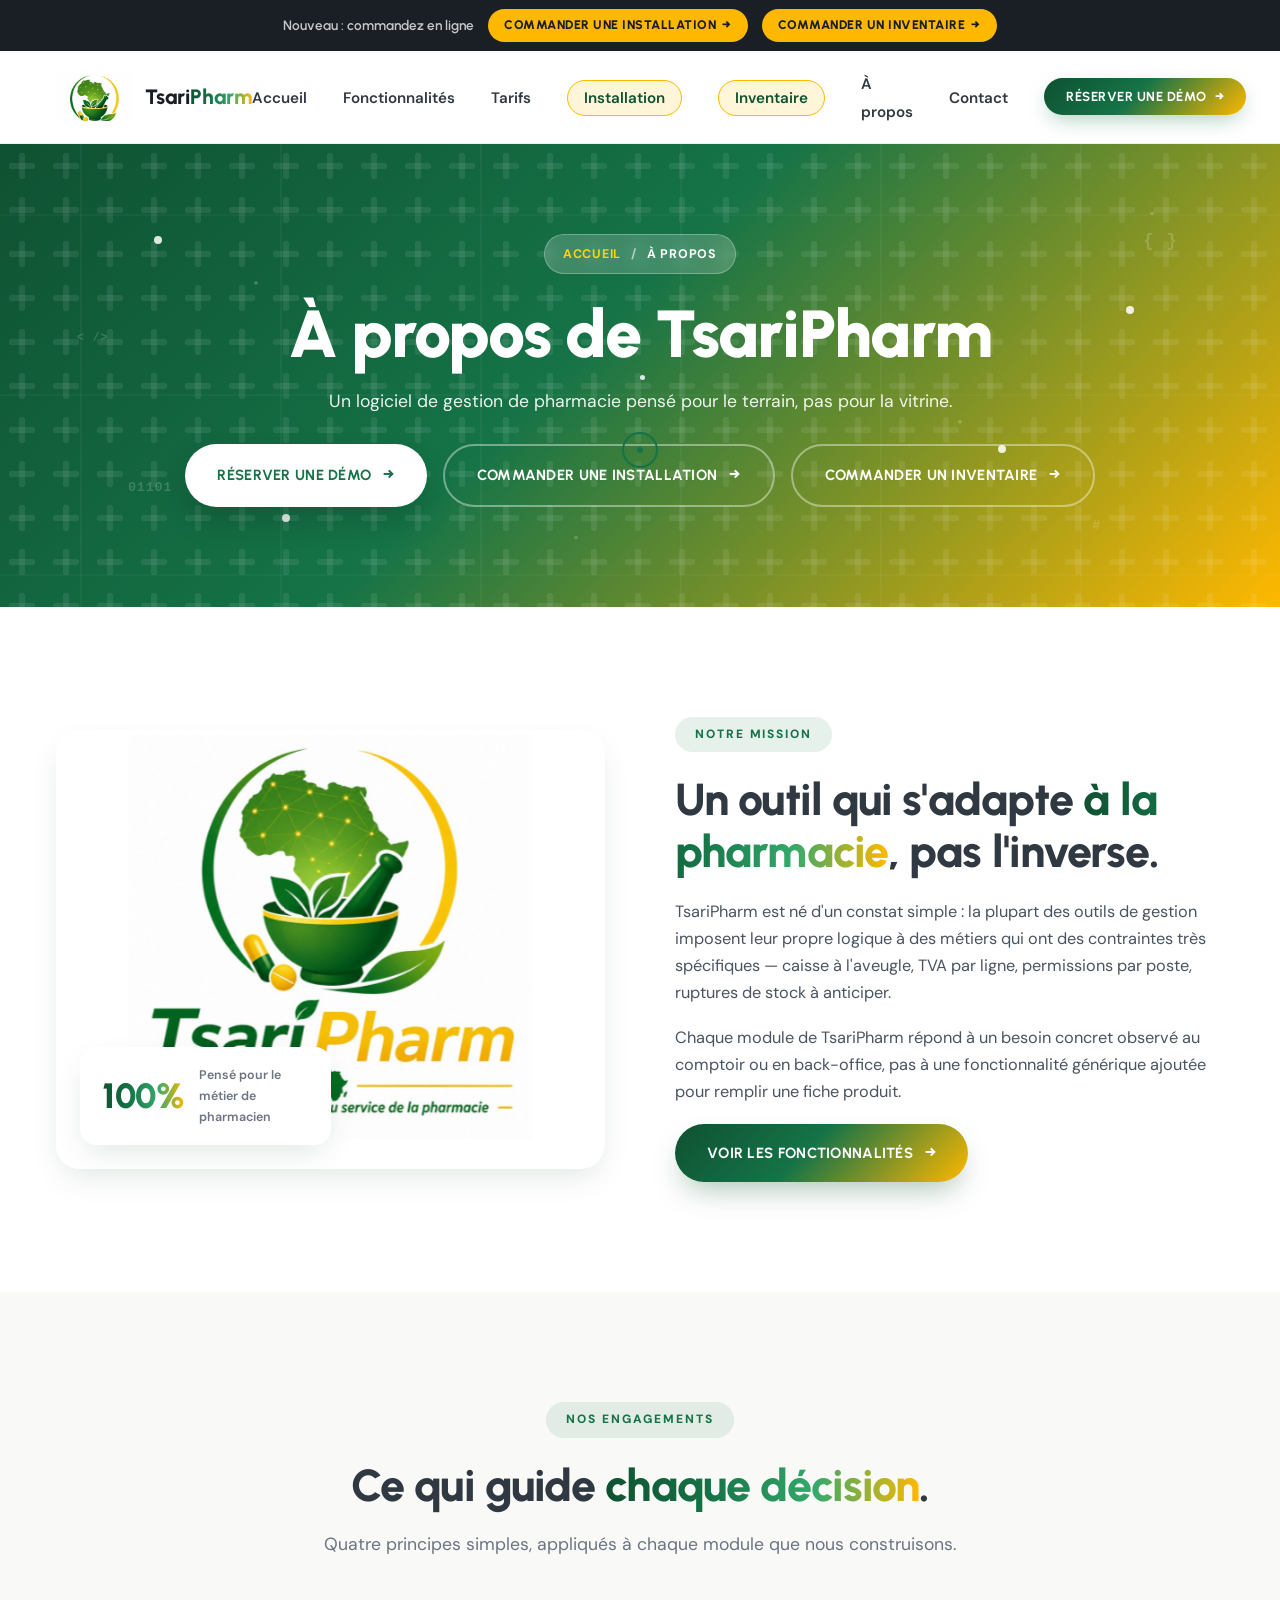
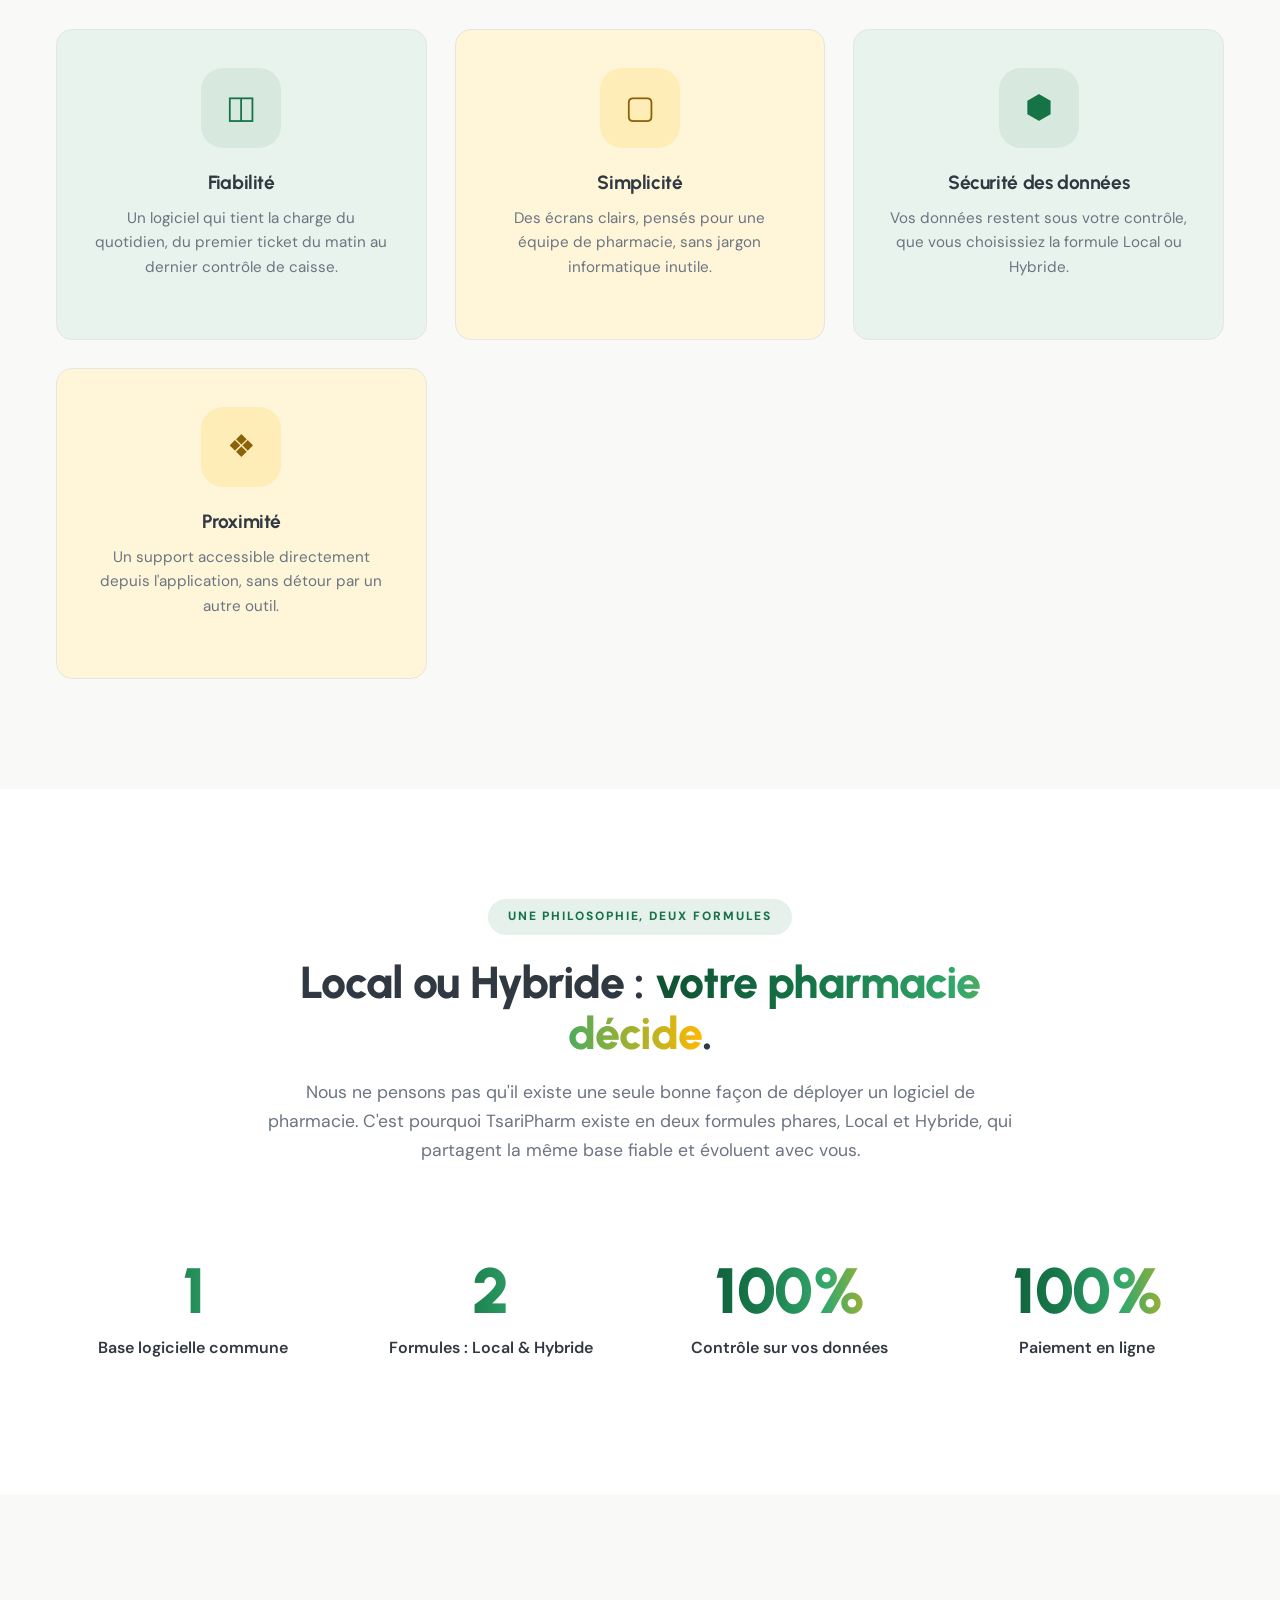
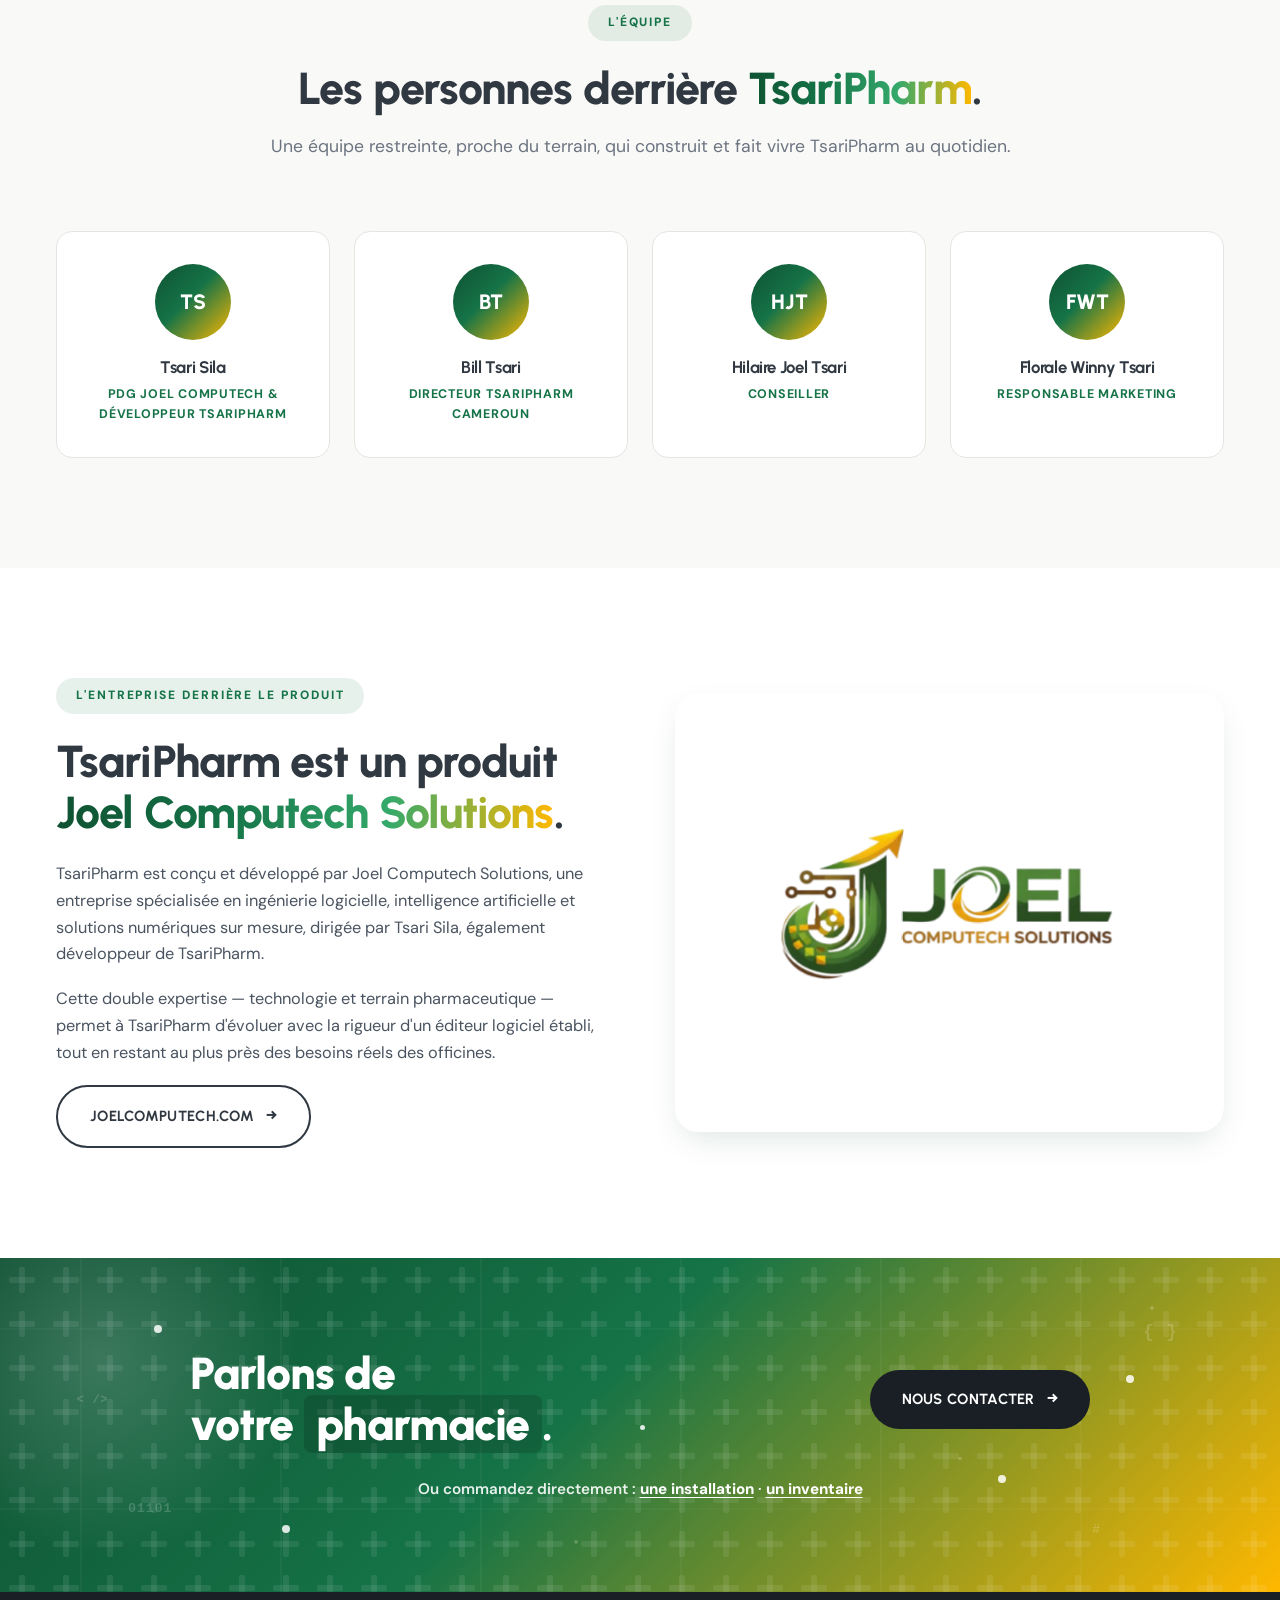
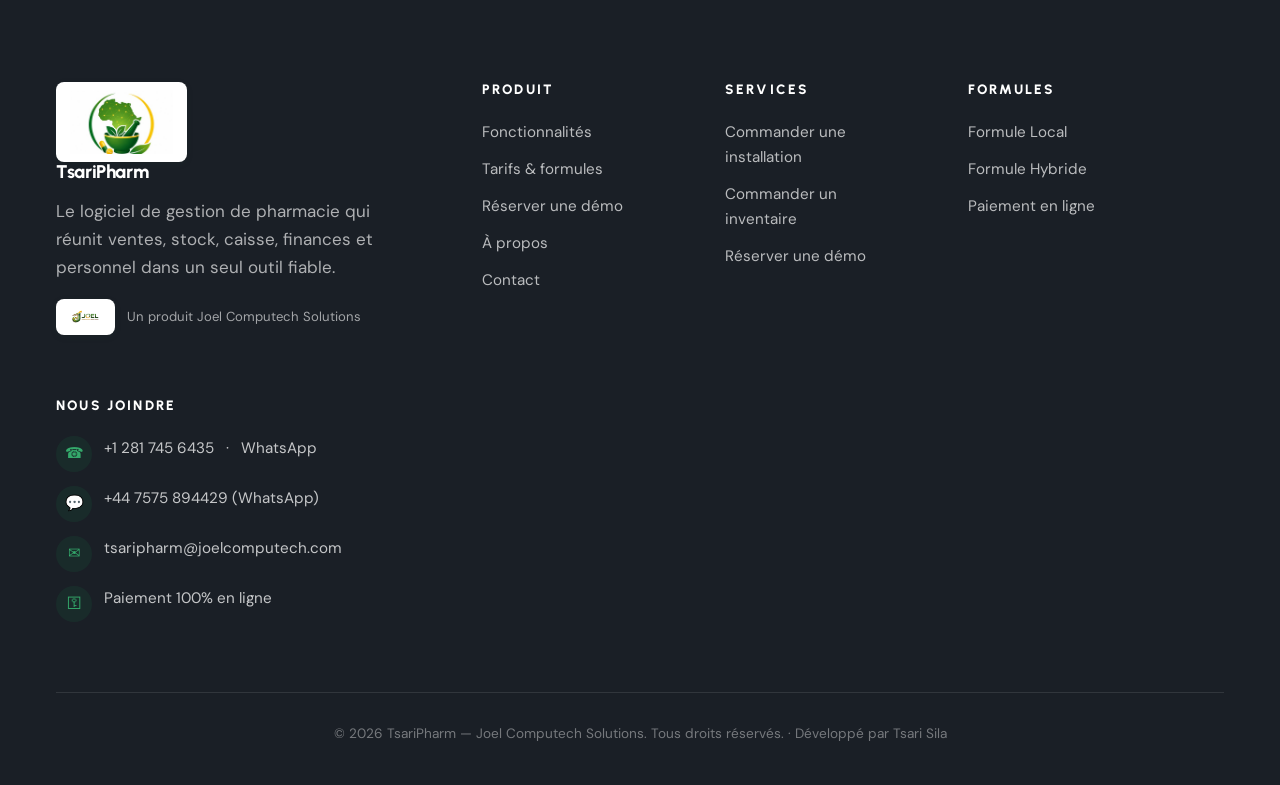
<file: a-propos.html>
<!DOCTYPE html>
<html lang="fr">
<head>
    <meta charset="UTF-8">
    <meta name="viewport" content="width=device-width, initial-scale=1.0">
    <title>À propos | TsariPharm</title>
    <link rel="icon" href="assets/tsaripharm-icon.jpg" type="image/jpeg">
    <meta name="description" content="TsariPharm est né des besoins concrets des pharmacies : fiabilité, simplicité et sécurité des données, en formule Local ou Hybride.">
    <link rel="preconnect" href="https://fonts.googleapis.com">
    <link rel="preconnect" href="https://fonts.gstatic.com" crossorigin>
    <link href="https://fonts.googleapis.com/css2?family=DM+Sans:wght@400;500;600;700&family=Urbanist:wght@400;500;600;700;800;900&display=swap" rel="stylesheet">
    <link rel="stylesheet" href="style.css">
</head>
<body>
    <div class="promo-bar" role="region" aria-label="Services en ligne">
        <span class="promo-bar-text">Nouveau : commandez en ligne</span>
        <a href="installation.html" class="promo-bar-link"><span class="pl-full">Commander une installation</span><span class="pl-short">Installation</span></a>
        <a href="inventaire.html" class="promo-bar-link"><span class="pl-full">Commander un inventaire</span><span class="pl-short">Inventaire</span></a>
    </div>
    <nav>
        <a href="index.html" class="nav-logo"><img src="assets/tsaripharm-icon.jpg" alt="TsariPharm"><span class="nav-logo-text">Tsari<em>Pharm</em></span></a>
        <ul class="nav-links">
            <li><a href="index.html">Accueil</a></li>
            <li><a href="fonctionnalites.html">Fonctionnalités</a></li>
            <li><a href="tarifs.html">Tarifs</a></li>
            <li><a href="installation.html" class="nav-order">Installation</a></li>
            <li><a href="inventaire.html" class="nav-order">Inventaire</a></li>
            <li><a href="a-propos.html">À propos</a></li>
            <li><a href="contact.html">Contact</a></li>
            <li><a href="demo.html" class="nav-cta"><span>Réserver une démo</span></a></li>
        </ul>
    </nav>

    <header class="page-hero">
        <nav class="breadcrumb">
            <a href="index.html">Accueil</a>
            <span class="sep">/</span>
            <span>À propos</span>
        </nav>
        <h1>À propos de TsariPharm</h1>
        <p>Un logiciel de gestion de pharmacie pensé pour le terrain, pas pour la vitrine.</p>
        <div class="hero-btns">
            <a href="demo.html" class="btn btn-primary"><span>Réserver une démo</span></a>
            <a href="installation.html" class="btn btn-ghost"><span>Commander une installation</span></a>
            <a href="inventaire.html" class="btn btn-ghost"><span>Commander un inventaire</span></a>
        </div>
    </header>

    <main>
        <section>
            <div class="about-split">
                <div class="about-image">
                    <img src="assets/tsaripharm-full.jpg" alt="Logo TsariPharm" style="width:100%;height:100%;object-fit:contain;background:var(--white);padding:36px;">
                    <div class="about-badge">
                        <span class="num">100%</span>
                        <span class="lbl">Pensé pour le métier de pharmacien</span>
                    </div>
                </div>
                <div>
                    <span class="pill">Notre mission</span>
                    <h2>Un outil qui s'adapte <em>à la pharmacie</em>, pas l'inverse.</h2>
                    <p>TsariPharm est né d'un constat simple : la plupart des outils de gestion imposent leur propre logique à des métiers qui ont des contraintes très spécifiques — caisse à l'aveugle, TVA par ligne, permissions par poste, ruptures de stock à anticiper.</p>
                    <p>Chaque module de TsariPharm répond à un besoin concret observé au comptoir ou en back-office, pas à une fonctionnalité générique ajoutée pour remplir une fiche produit.</p>
                    <a href="fonctionnalites.html" class="btn btn-orange"><span>Voir les fonctionnalités</span></a>
                </div>
            </div>
        </section>

        <!-- VALEURS -->
        <section class="section-full" style="background: var(--bg-soft); padding: 110px 56px;">
            <div style="max-width: var(--container); margin: 0 auto;">
                <div class="section-head">
                    <span class="pill">Nos engagements</span>
                    <h2>Ce qui guide <em>chaque décision</em>.</h2>
                    <p>Quatre principes simples, appliqués à chaque module que nous construisons.</p>
                </div>
                <div class="svc-grid">
                    <div class="svc-card">
                        <div class="svc-icon">◫</div>
                        <h3>Fiabilité</h3>
                        <p>Un logiciel qui tient la charge du quotidien, du premier ticket du matin au dernier contrôle de caisse.</p>
                    </div>
                    <div class="svc-card">
                        <div class="svc-icon">▢</div>
                        <h3>Simplicité</h3>
                        <p>Des écrans clairs, pensés pour une équipe de pharmacie, sans jargon informatique inutile.</p>
                    </div>
                    <div class="svc-card">
                        <div class="svc-icon">⬢</div>
                        <h3>Sécurité des données</h3>
                        <p>Vos données restent sous votre contrôle, que vous choisissiez la formule Local ou Hybride.</p>
                    </div>
                    <div class="svc-card">
                        <div class="svc-icon">❖</div>
                        <h3>Proximité</h3>
                        <p>Un support accessible directement depuis l'application, sans détour par un autre outil.</p>
                    </div>
                </div>
            </div>
        </section>

        <!-- PHILOSOPHIE FORMULES -->
        <section>
            <div class="section-head">
                <span class="pill">Une philosophie, deux formules</span>
                <h2>Local ou Hybride : <em>votre pharmacie décide</em>.</h2>
                <p>Nous ne pensons pas qu'il existe une seule bonne façon de déployer un logiciel de pharmacie. C'est pourquoi TsariPharm existe en deux formules phares, Local et Hybride, qui partagent la même base fiable et évoluent avec vous.</p>
            </div>
            <div class="stats-grid" style="max-width: var(--container); margin: 0 auto;">
                <div class="stat-item">
                    <span class="stat-num">1</span>
                    <span class="stat-lbl">Base logicielle commune</span>
                </div>
                <div class="stat-item">
                    <span class="stat-num">2</span>
                    <span class="stat-lbl">Formules : Local &amp; Hybride</span>
                </div>
                <div class="stat-item">
                    <span class="stat-num">100%</span>
                    <span class="stat-lbl">Contrôle sur vos données</span>
                </div>
                <div class="stat-item">
                    <span class="stat-num">100%</span>
                    <span class="stat-lbl">Paiement en ligne</span>
                </div>
            </div>
        </section>

        <!-- ÉQUIPE -->
        <section class="section-full" style="background: var(--bg-soft); padding: 110px 56px;">
            <div style="max-width: var(--container); margin: 0 auto;">
                <div class="section-head">
                    <span class="pill">L'équipe</span>
                    <h2>Les personnes derrière <em>TsariPharm</em>.</h2>
                    <p>Une équipe restreinte, proche du terrain, qui construit et fait vivre TsariPharm au quotidien.</p>
                </div>
                <div class="team-grid">
                    <div class="team-card">
                        <div class="team-avatar">TS</div>
                        <h3>Tsari Sila</h3>
                        <div class="team-role">PDG Joel Computech &amp; Développeur TsariPharm</div>
                    </div>
                    <div class="team-card">
                        <div class="team-avatar">BT</div>
                        <h3>Bill Tsari</h3>
                        <div class="team-role">Directeur TsariPharm Cameroun</div>
                    </div>
                    <div class="team-card">
                        <div class="team-avatar">HJT</div>
                        <h3>Hilaire Joel Tsari</h3>
                        <div class="team-role">Conseiller</div>
                    </div>
                    <div class="team-card">
                        <div class="team-avatar">FWT</div>
                        <h3>Florale Winny Tsari</h3>
                        <div class="team-role">Responsable marketing</div>
                    </div>
                </div>
            </div>
        </section>

        <!-- DERRIÈRE TSARIPHARM -->
        <section>
            <div class="about-split">
                <div>
                    <span class="pill">L'entreprise derrière le produit</span>
                    <h2>TsariPharm est un produit <em>Joel Computech Solutions</em>.</h2>
                    <p>TsariPharm est conçu et développé par Joel Computech Solutions, une entreprise spécialisée en ingénierie logicielle, intelligence artificielle et solutions numériques sur mesure, dirigée par Tsari Sila, également développeur de TsariPharm.</p>
                    <p>Cette double expertise — technologie et terrain pharmaceutique — permet à TsariPharm d'évoluer avec la rigueur d'un éditeur logiciel établi, tout en restant au plus près des besoins réels des officines.</p>
                    <a href="https://joelcomputech.com" class="btn btn-outline-dark" target="_blank" rel="noopener"><span>joelcomputech.com</span></a>
                </div>
                <div class="about-image">
                    <img src="assets/joelcomputech-logo.png" alt="Joel Computech Solutions" style="width:100%;height:100%;object-fit:contain;background:var(--white);padding:50px;">
                </div>
            </div>
        </section>
    </main>

    <section class="cta-band section-full">
        <div class="cta-inner">
            <h2>Parlons de<br>votre <em style="font-style:normal; background: rgba(0,0,0,0.15); padding: 2px 12px; border-radius: 8px;">pharmacie</em>.</h2>
            <a href="contact.html" class="btn btn-dark"><span>Nous contacter</span></a>
        </div>
        <p class="cta-order">Ou commandez directement : <a href="installation.html">une installation</a> · <a href="inventaire.html">un inventaire</a></p>
    </section>

    <footer>
        <div class="footer-grid">
            <div>
                <span class="logo-chip"><img src="assets/tsaripharm-icon.jpg" alt="TsariPharm" class="footer-logo"></span>
                <h3>TsariPharm</h3>
                <p style="margin-top:14px; color: rgba(255,255,255,0.65);">Le logiciel de gestion de pharmacie qui réunit ventes, stock, caisse, finances et personnel dans un seul outil fiable.</p>
                <div class="joel-credit">
                    <span class="logo-chip"><img src="assets/joelcomputech-logo.png" alt="Joel Computech Solutions"></span>
                    <span>Un produit Joel Computech Solutions</span>
                </div>
            </div>
            <div class="footer-links">
                <h4>Produit</h4>
                <a href="fonctionnalites.html">Fonctionnalités</a>
                <a href="tarifs.html">Tarifs &amp; formules</a>
                <a href="demo.html">Réserver une démo</a>
                <a href="a-propos.html">À propos</a>
                <a href="contact.html">Contact</a>
            </div>
            <div class="footer-links">
                <h4>Services</h4>
                <a href="installation.html">Commander une installation</a>
                <a href="inventaire.html">Commander un inventaire</a>
                <a href="demo.html">Réserver une démo</a>
            </div>
            <div class="footer-links">
                <h4>Formules</h4>
                <a href="tarifs.html#local">Formule Local</a>
                <a href="tarifs.html#hybride">Formule Hybride</a>
                <a href="tarifs.html#paiement">Paiement en ligne</a>
            </div>
            <div>
                <h4>Nous joindre</h4>
                <div class="footer-contact">
                    <div><span class="ico">☎</span><a href="tel:+12817456435">+1 281 745 6435</a> · <a href="https://wa.me/12817456435?text=Bonjour%2C%20j%27ai%20besoin%20du%20logiciel%20TsariPharm%20pour%20ma%20pharmacie." target="_blank" rel="noopener">WhatsApp</a></div>
                    <div><span class="ico">💬</span><a href="https://wa.me/447575894429?text=Bonjour%2C%20j%27ai%20besoin%20du%20logiciel%20TsariPharm%20pour%20ma%20pharmacie." target="_blank" rel="noopener">+44 7575 894429 (WhatsApp)</a></div>
                    <div><span class="ico">✉</span><a href="mailto:tsaripharm@joelcomputech.com">tsaripharm@joelcomputech.com</a></div>
                    <div><span class="ico">⚿</span><span>Paiement 100% en ligne</span></div>
                </div>
            </div>
        </div>
        <div class="footer-bottom">&copy; 2026 TsariPharm — Joel Computech Solutions. Tous droits réservés. · Développé par Tsari Sila</div>
    </footer>
    <script src="animations.js" defer></script>
</body>
</html>
</file>
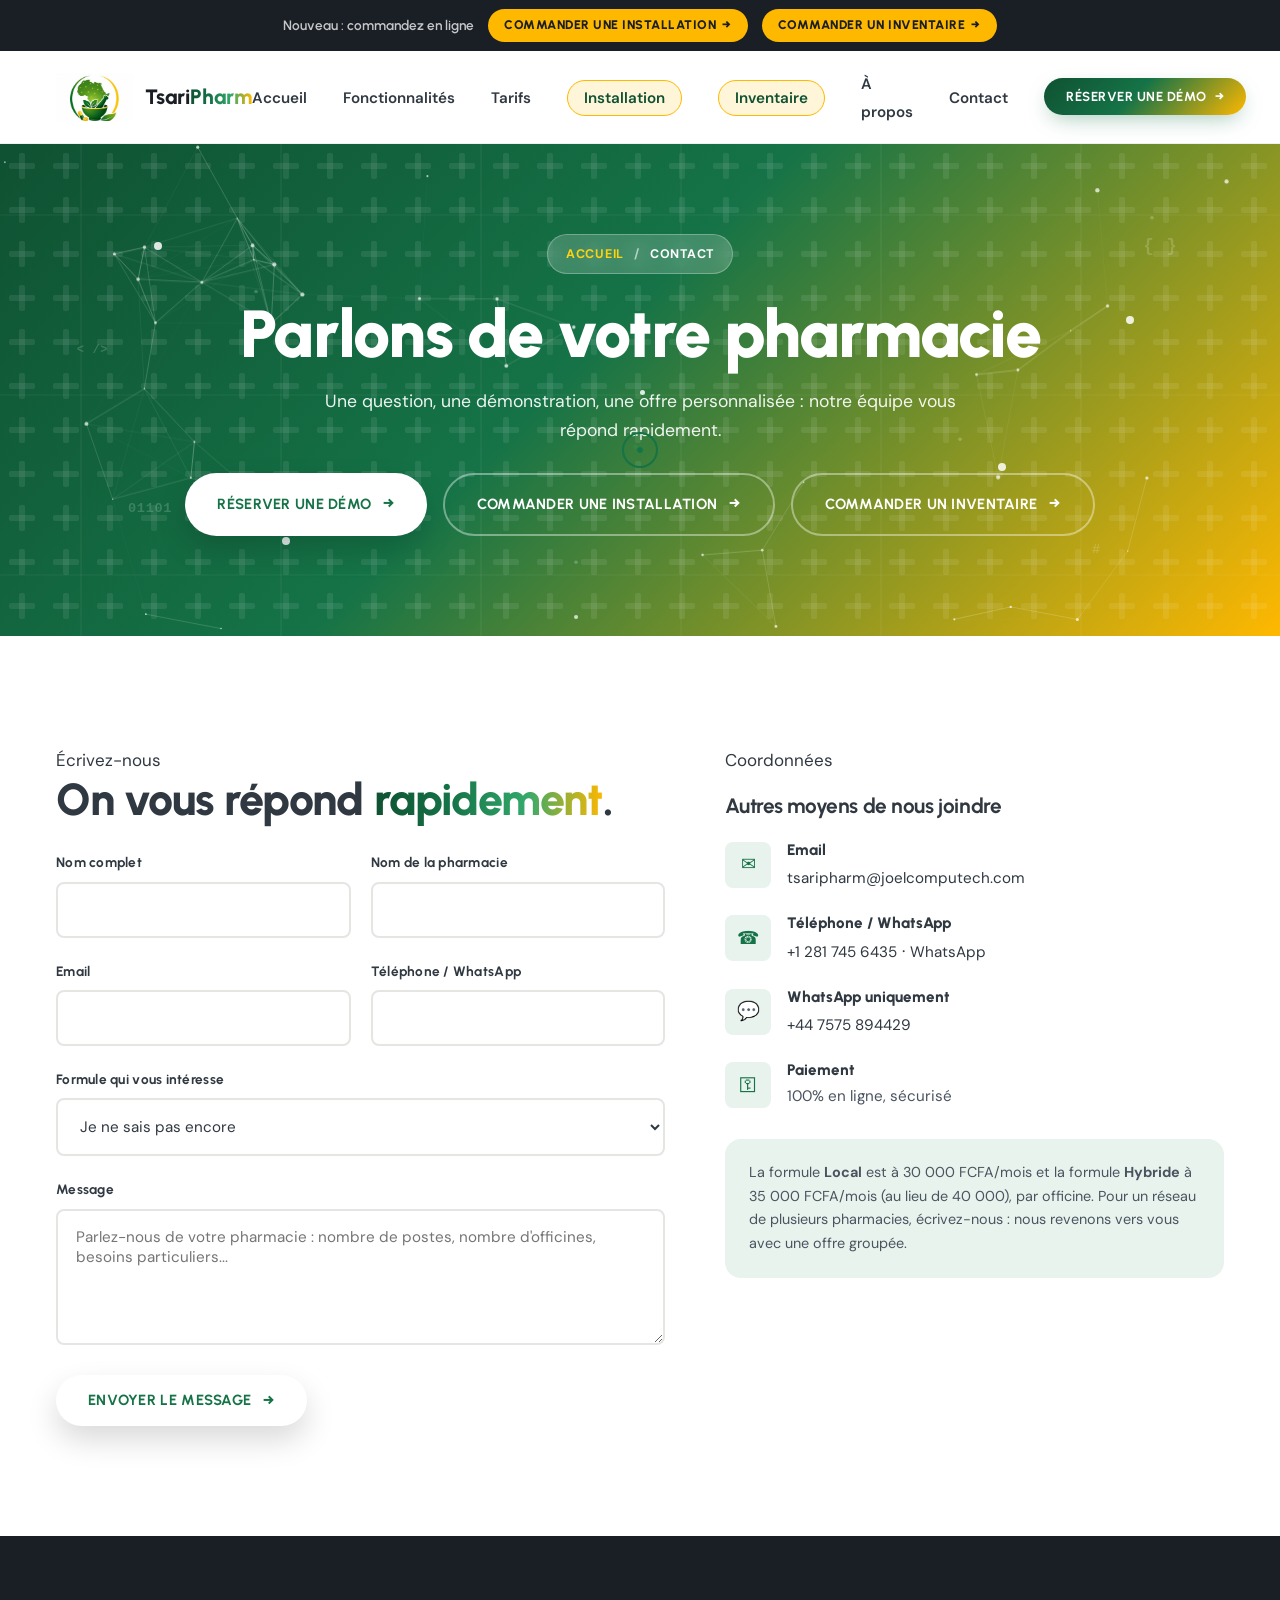
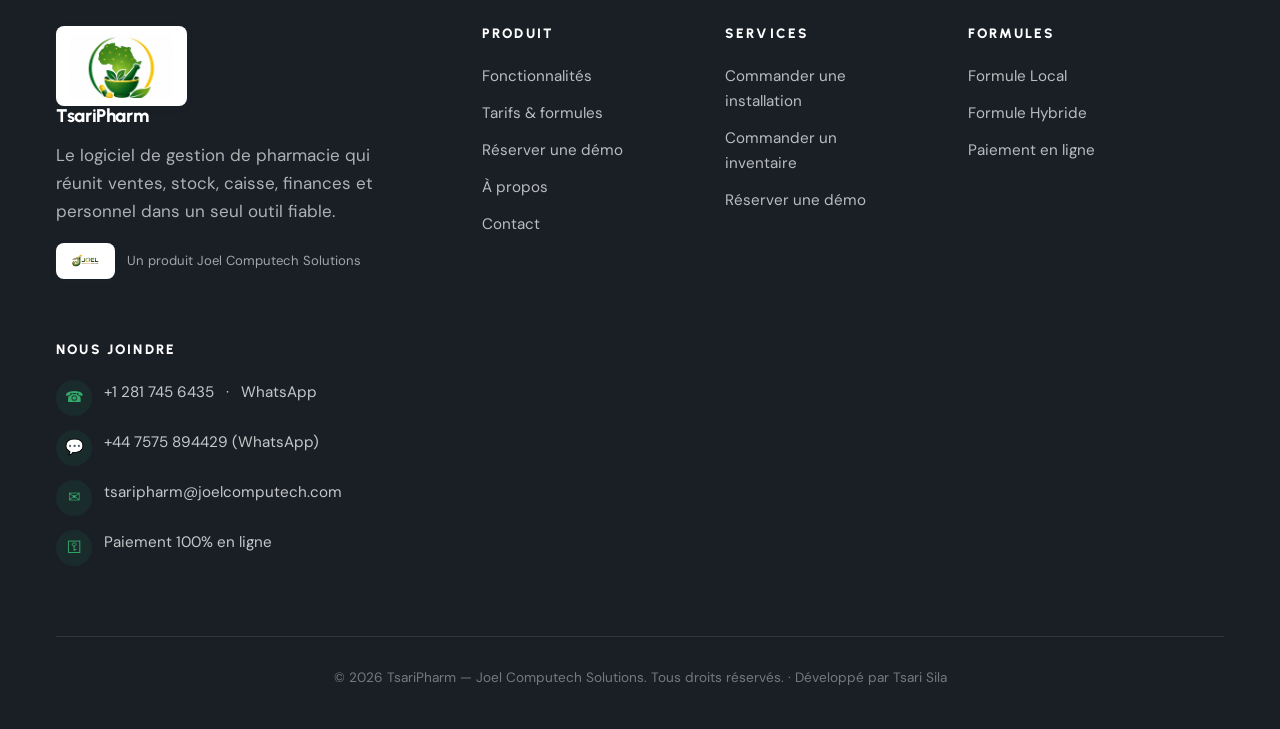
<file: contact.html>
<!DOCTYPE html>
<html lang="fr">
<head>
    <meta charset="UTF-8">
    <meta name="viewport" content="width=device-width, initial-scale=1.0">
    <title>Contact | TsariPharm</title>
    <link rel="icon" href="assets/tsaripharm-icon.jpg" type="image/jpeg">
    <meta name="description" content="Contactez l'équipe TsariPharm pour une démonstration ou une offre personnalisée pour votre pharmacie, formule Local ou Hybride.">
    <link rel="preconnect" href="https://fonts.googleapis.com">
    <link rel="preconnect" href="https://fonts.gstatic.com" crossorigin>
    <link href="https://fonts.googleapis.com/css2?family=DM+Sans:wght@400;500;600;700&family=Urbanist:wght@400;500;600;700;800;900&display=swap" rel="stylesheet">
    <link rel="stylesheet" href="style.css">
</head>
<body>
    <div class="promo-bar" role="region" aria-label="Services en ligne">
        <span class="promo-bar-text">Nouveau : commandez en ligne</span>
        <a href="installation.html" class="promo-bar-link"><span class="pl-full">Commander une installation</span><span class="pl-short">Installation</span></a>
        <a href="inventaire.html" class="promo-bar-link"><span class="pl-full">Commander un inventaire</span><span class="pl-short">Inventaire</span></a>
    </div>
    <nav>
        <a href="index.html" class="nav-logo"><img src="assets/tsaripharm-icon.jpg" alt="TsariPharm"><span class="nav-logo-text">Tsari<em>Pharm</em></span></a>
        <ul class="nav-links">
            <li><a href="index.html">Accueil</a></li>
            <li><a href="fonctionnalites.html">Fonctionnalités</a></li>
            <li><a href="tarifs.html">Tarifs</a></li>
            <li><a href="installation.html" class="nav-order">Installation</a></li>
            <li><a href="inventaire.html" class="nav-order">Inventaire</a></li>
            <li><a href="a-propos.html">À propos</a></li>
            <li><a href="contact.html">Contact</a></li>
            <li><a href="demo.html" class="nav-cta"><span>Réserver une démo</span></a></li>
        </ul>
    </nav>

    <header class="page-hero">
        <nav class="breadcrumb">
            <a href="index.html">Accueil</a>
            <span class="sep">/</span>
            <span>Contact</span>
        </nav>
        <h1>Parlons de votre pharmacie</h1>
        <p>Une question, une démonstration, une offre personnalisée : notre équipe vous répond rapidement.</p>
        <div class="hero-btns">
            <a href="demo.html" class="btn btn-primary"><span>Réserver une démo</span></a>
            <a href="installation.html" class="btn btn-ghost"><span>Commander une installation</span></a>
            <a href="inventaire.html" class="btn btn-ghost"><span>Commander un inventaire</span></a>
        </div>
    </header>

    <main>
        <section>
            <div class="contact-grid">
                <div>
                    <span class="pill">Écrivez-nous</span>
                    <h2 style="margin-bottom: 26px;">On vous répond <em style="font-style:normal; background: var(--grad-pharma-h); -webkit-background-clip: text; background-clip: text; -webkit-text-fill-color: transparent;">rapidement</em>.</h2>

                    <form id="contact-form">
                        <div class="form-row-2">
                            <div class="form-group">
                                <label for="nom">Nom complet</label>
                                <input type="text" id="nom" name="nom" required>
                            </div>
                            <div class="form-group">
                                <label for="pharmacie">Nom de la pharmacie</label>
                                <input type="text" id="pharmacie" name="pharmacie">
                            </div>
                        </div>
                        <div class="form-row-2">
                            <div class="form-group">
                                <label for="email">Email</label>
                                <input type="email" id="email" name="email" required>
                            </div>
                            <div class="form-group">
                                <label for="telephone">Téléphone / WhatsApp</label>
                                <input type="tel" id="telephone" name="telephone">
                            </div>
                        </div>
                        <div class="form-group">
                            <label for="formule">Formule qui vous intéresse</label>
                            <select id="formule" name="formule">
                                <option value="Je ne sais pas encore">Je ne sais pas encore</option>
                                <option value="Local">Formule Local</option>
                                <option value="Hybride">Formule Hybride</option>
                            </select>
                        </div>
                        <div class="form-group">
                            <label for="message">Message</label>
                            <textarea id="message" name="message" rows="5" placeholder="Parlez-nous de votre pharmacie : nombre de postes, nombre d'officines, besoins particuliers..." required></textarea>
                        </div>
                        <button type="submit" class="btn btn-primary"><span>Envoyer le message</span></button>
                        <p id="contact-status" style="margin-top:16px; font-size:0.9rem; color: var(--green-2); display:none;">Merci ! Votre messagerie va s'ouvrir pour finaliser l'envoi vers notre équipe.</p>
                    </form>
                </div>

                <div>
                    <span class="pill">Coordonnées</span>
                    <h3 style="margin: 20px 0 24px; font-size:1.3rem;">Autres moyens de nous joindre</h3>

                    <div class="contact-row">
                        <span class="ico">✉</span>
                        <div>
                            <h4>Email</h4>
                            <a href="mailto:tsaripharm@joelcomputech.com">tsaripharm@joelcomputech.com</a>
                        </div>
                    </div>
                    <div class="contact-row">
                        <span class="ico">☎</span>
                        <div>
                            <h4>Téléphone / WhatsApp</h4>
                            <a href="tel:+12817456435">+1 281 745 6435</a> · <a href="https://wa.me/12817456435?text=Bonjour%2C%20j%27ai%20besoin%20du%20logiciel%20TsariPharm%20pour%20ma%20pharmacie." target="_blank" rel="noopener">WhatsApp</a>
                        </div>
                    </div>
                    <div class="contact-row">
                        <span class="ico">💬</span>
                        <div>
                            <h4>WhatsApp uniquement</h4>
                            <a href="https://wa.me/447575894429?text=Bonjour%2C%20j%27ai%20besoin%20du%20logiciel%20TsariPharm%20pour%20ma%20pharmacie." target="_blank" rel="noopener">+44 7575 894429</a>
                        </div>
                    </div>
                    <div class="contact-row">
                        <span class="ico">⚿</span>
                        <div>
                            <h4>Paiement</h4>
                            <p>100% en ligne, sécurisé</p>
                        </div>
                    </div>

                    <div class="contact-note">
                        La formule <strong>Local</strong> est à 30 000 FCFA/mois et la formule <strong>Hybride</strong> à 35 000 FCFA/mois (au lieu de 40 000), par officine. Pour un réseau de plusieurs pharmacies, écrivez-nous : nous revenons vers vous avec une offre groupée.
                    </div>
                </div>
            </div>
        </section>
    </main>

    <footer>
        <div class="footer-grid">
            <div>
                <span class="logo-chip"><img src="assets/tsaripharm-icon.jpg" alt="TsariPharm" class="footer-logo"></span>
                <h3>TsariPharm</h3>
                <p style="margin-top:14px; color: rgba(255,255,255,0.65);">Le logiciel de gestion de pharmacie qui réunit ventes, stock, caisse, finances et personnel dans un seul outil fiable.</p>
                <div class="joel-credit">
                    <span class="logo-chip"><img src="assets/joelcomputech-logo.png" alt="Joel Computech Solutions"></span>
                    <span>Un produit Joel Computech Solutions</span>
                </div>
            </div>
            <div class="footer-links">
                <h4>Produit</h4>
                <a href="fonctionnalites.html">Fonctionnalités</a>
                <a href="tarifs.html">Tarifs &amp; formules</a>
                <a href="demo.html">Réserver une démo</a>
                <a href="a-propos.html">À propos</a>
                <a href="contact.html">Contact</a>
            </div>
            <div class="footer-links">
                <h4>Services</h4>
                <a href="installation.html">Commander une installation</a>
                <a href="inventaire.html">Commander un inventaire</a>
                <a href="demo.html">Réserver une démo</a>
            </div>
            <div class="footer-links">
                <h4>Formules</h4>
                <a href="tarifs.html#local">Formule Local</a>
                <a href="tarifs.html#hybride">Formule Hybride</a>
                <a href="tarifs.html#paiement">Paiement en ligne</a>
            </div>
            <div>
                <h4>Nous joindre</h4>
                <div class="footer-contact">
                    <div><span class="ico">☎</span><a href="tel:+12817456435">+1 281 745 6435</a> · <a href="https://wa.me/12817456435?text=Bonjour%2C%20j%27ai%20besoin%20du%20logiciel%20TsariPharm%20pour%20ma%20pharmacie." target="_blank" rel="noopener">WhatsApp</a></div>
                    <div><span class="ico">💬</span><a href="https://wa.me/447575894429?text=Bonjour%2C%20j%27ai%20besoin%20du%20logiciel%20TsariPharm%20pour%20ma%20pharmacie." target="_blank" rel="noopener">+44 7575 894429 (WhatsApp)</a></div>
                    <div><span class="ico">✉</span><a href="mailto:tsaripharm@joelcomputech.com">tsaripharm@joelcomputech.com</a></div>
                    <div><span class="ico">⚿</span><span>Paiement 100% en ligne</span></div>
                </div>
            </div>
        </div>
        <div class="footer-bottom">&copy; 2026 TsariPharm — Joel Computech Solutions. Tous droits réservés. · Développé par Tsari Sila</div>
    </footer>
    <script src="animations.js" defer></script>
    <script>
        document.getElementById('contact-form').addEventListener('submit', function (e) {
            e.preventDefault();
            var data = {
                nom: document.getElementById('nom').value,
                pharmacie: document.getElementById('pharmacie').value,
                email: document.getElementById('email').value,
                telephone: document.getElementById('telephone').value,
                formule: document.getElementById('formule').value,
                message: document.getElementById('message').value
            };
            var subject = 'Demande de contact TsariPharm — ' + (data.pharmacie || data.nom);
            var body = 'Nom : ' + data.nom + '\n' +
                'Pharmacie : ' + data.pharmacie + '\n' +
                'Email : ' + data.email + '\n' +
                'Téléphone : ' + data.telephone + '\n' +
                'Formule souhaitée : ' + data.formule + '\n\n' +
                'Message :\n' + data.message;
            var mailto = 'mailto:tsaripharm@joelcomputech.com?subject=' + encodeURIComponent(subject) + '&body=' + encodeURIComponent(body);
            document.getElementById('contact-status').style.display = 'block';
            window.location.href = mailto;
        });
    </script>
</body>
</html>
</file>
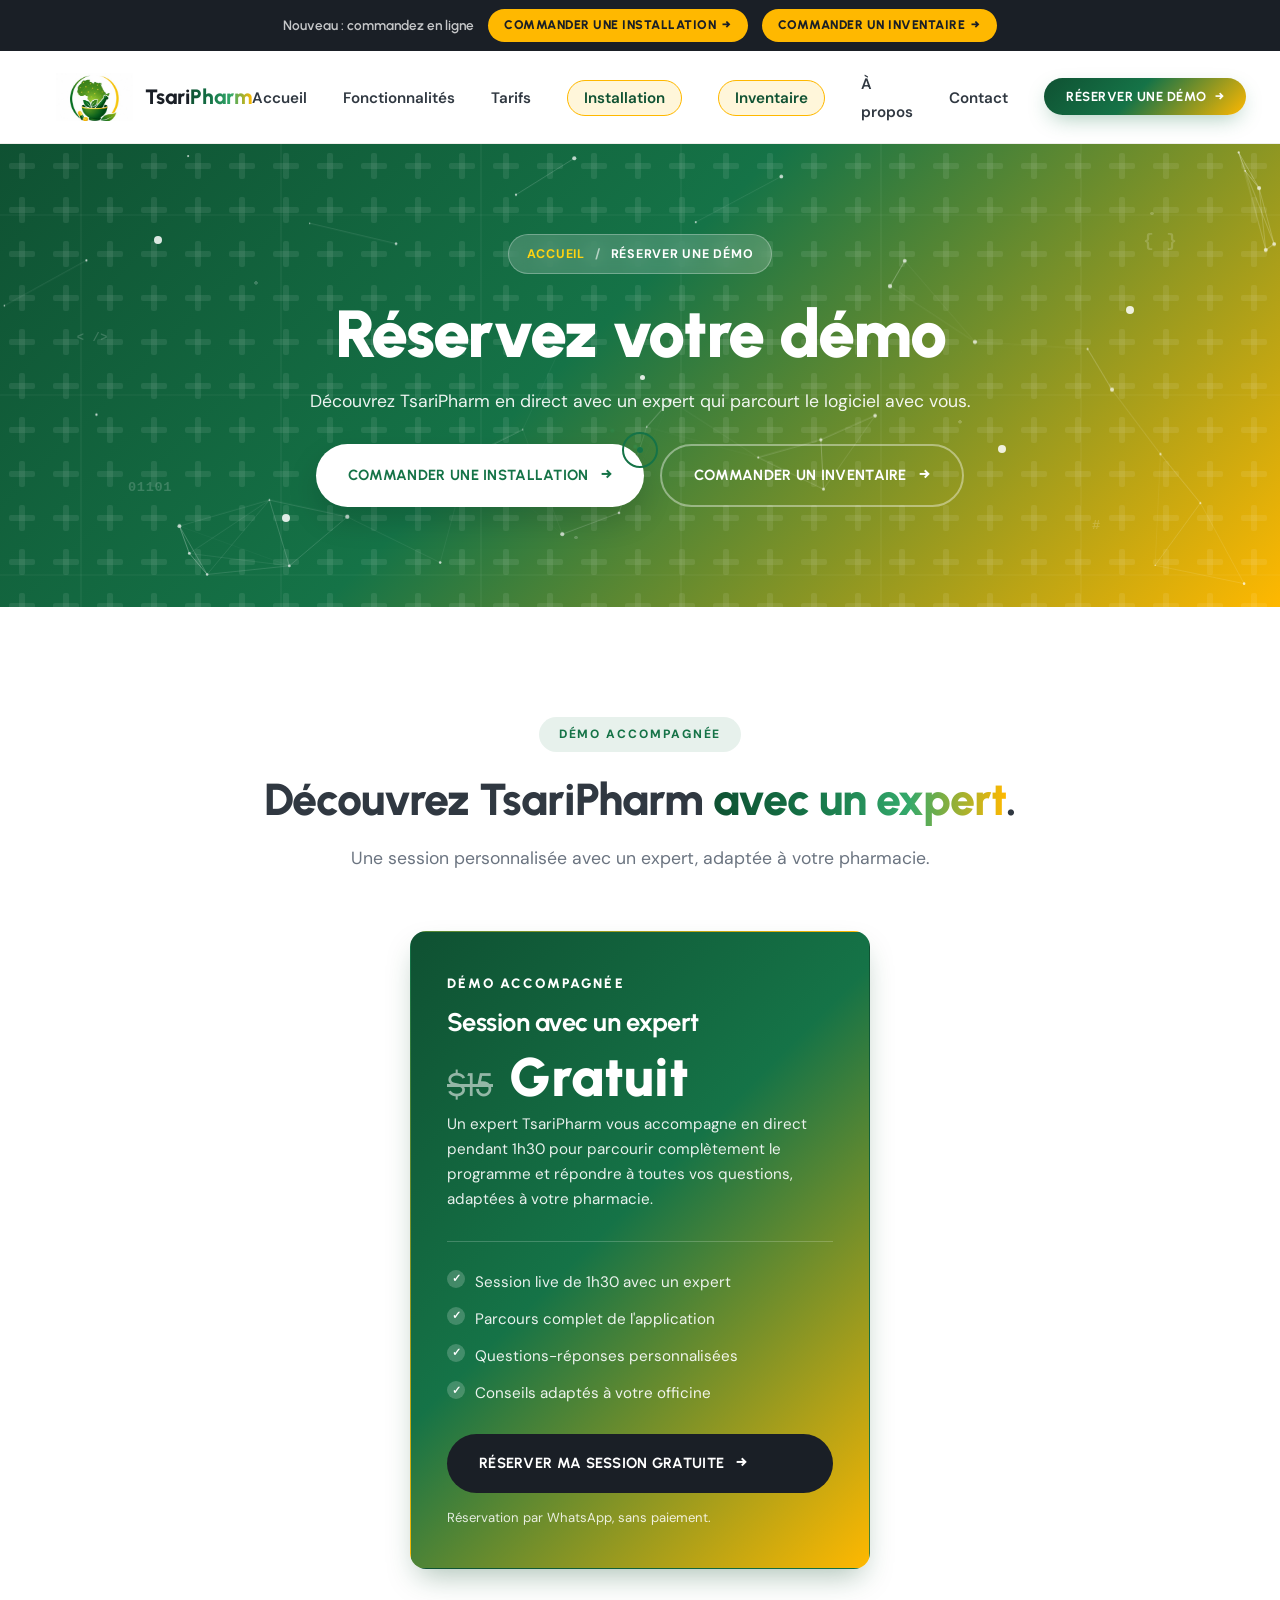
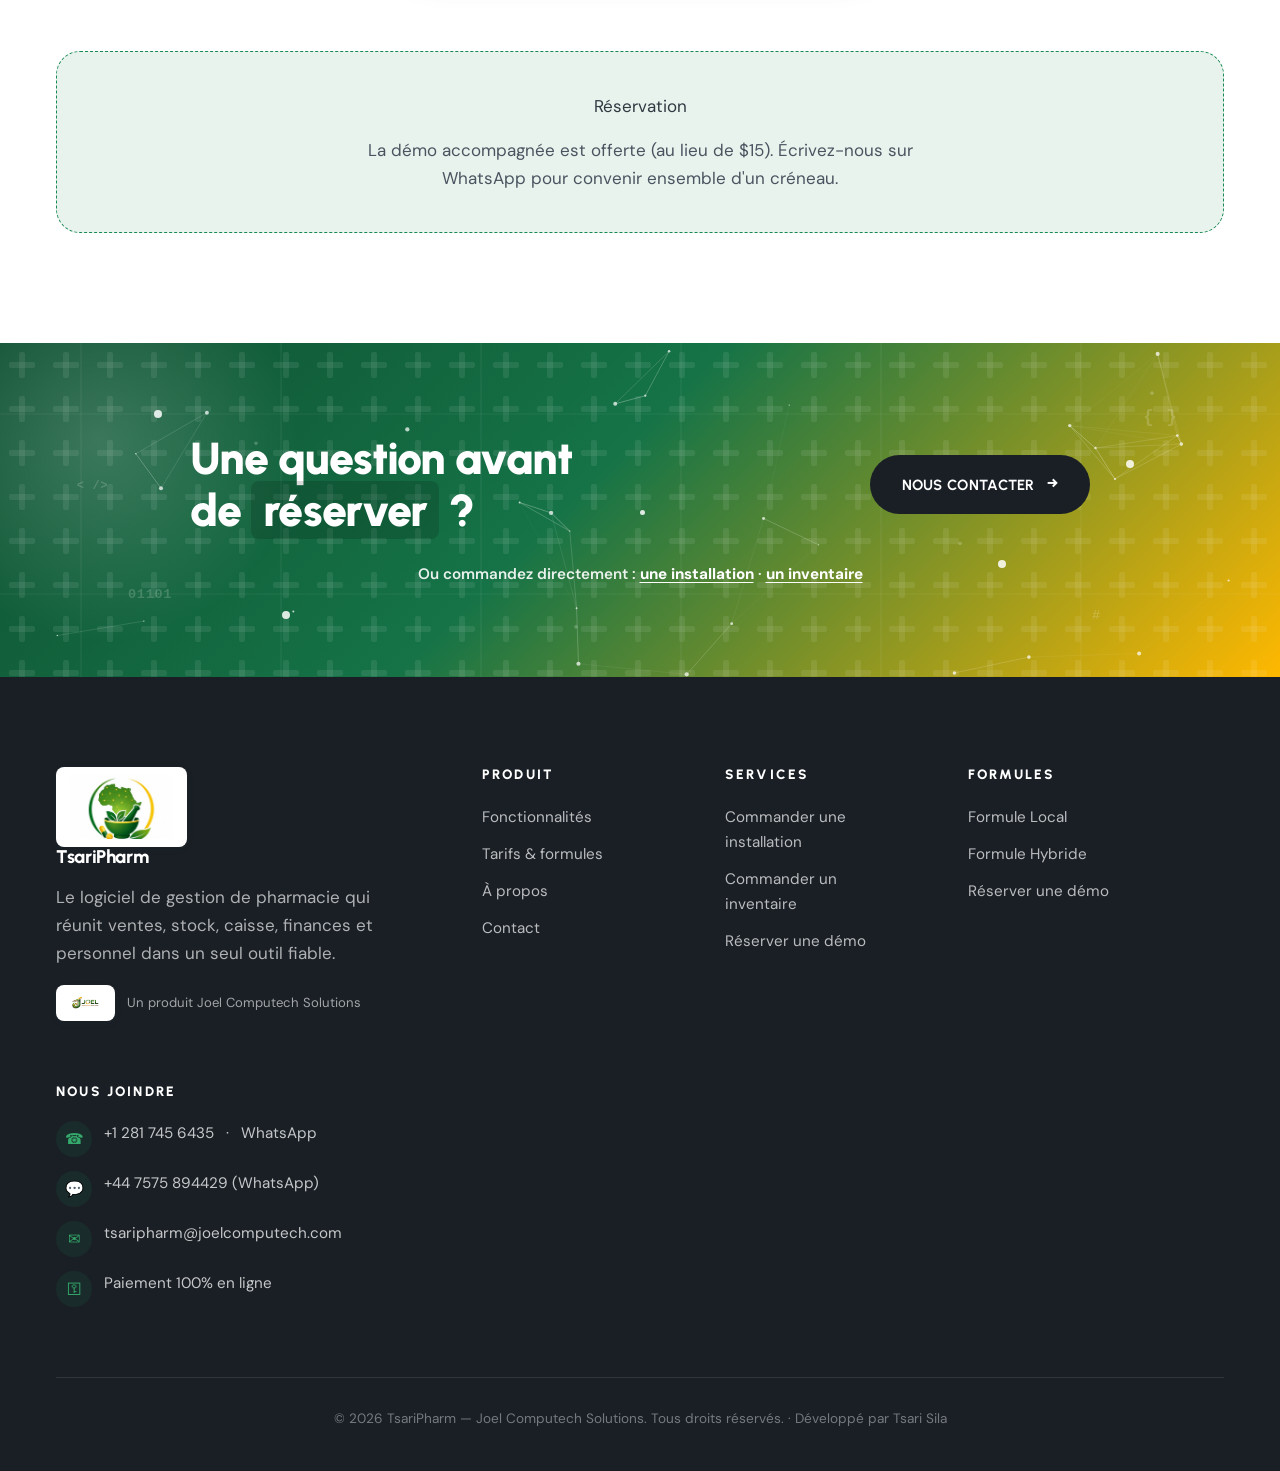
<file: demo.html>
<!DOCTYPE html>
<html lang="fr">
<head>
    <meta charset="UTF-8">
    <meta name="viewport" content="width=device-width, initial-scale=1.0">
    <title>Réserver une démo | TsariPharm</title>
    <link rel="icon" href="assets/tsaripharm-icon.jpg" type="image/jpeg">
    <meta name="description" content="Réservez gratuitement une session accompagnée de 1h30 avec un expert pour parcourir complètement TsariPharm.">
    <link rel="preconnect" href="https://fonts.googleapis.com">
    <link rel="preconnect" href="https://fonts.gstatic.com" crossorigin>
    <link href="https://fonts.googleapis.com/css2?family=DM+Sans:wght@400;500;600;700&family=Urbanist:wght@400;500;600;700;800;900&display=swap" rel="stylesheet">
    <link rel="stylesheet" href="style.css">
</head>
<body>
    <div class="promo-bar" role="region" aria-label="Services en ligne">
        <span class="promo-bar-text">Nouveau : commandez en ligne</span>
        <a href="installation.html" class="promo-bar-link"><span class="pl-full">Commander une installation</span><span class="pl-short">Installation</span></a>
        <a href="inventaire.html" class="promo-bar-link"><span class="pl-full">Commander un inventaire</span><span class="pl-short">Inventaire</span></a>
    </div>
    <nav>
        <a href="index.html" class="nav-logo"><img src="assets/tsaripharm-icon.jpg" alt="TsariPharm"><span class="nav-logo-text">Tsari<em>Pharm</em></span></a>
        <ul class="nav-links">
            <li><a href="index.html">Accueil</a></li>
            <li><a href="fonctionnalites.html">Fonctionnalités</a></li>
            <li><a href="tarifs.html">Tarifs</a></li>
            <li><a href="installation.html" class="nav-order">Installation</a></li>
            <li><a href="inventaire.html" class="nav-order">Inventaire</a></li>
            <li><a href="a-propos.html">À propos</a></li>
            <li><a href="contact.html">Contact</a></li>
            <li><a href="demo.html" class="nav-cta"><span>Réserver une démo</span></a></li>
        </ul>
    </nav>

    <header class="page-hero">
        <nav class="breadcrumb">
            <a href="index.html">Accueil</a>
            <span class="sep">/</span>
            <span>Réserver une démo</span>
        </nav>
        <h1>Réservez votre démo</h1>
        <p>Découvrez TsariPharm en direct avec un expert qui parcourt le logiciel avec vous.</p>
        <div class="hero-btns">
            <a href="installation.html" class="btn btn-primary"><span>Commander une installation</span></a>
            <a href="inventaire.html" class="btn btn-ghost"><span>Commander un inventaire</span></a>
        </div>
    </header>

    <main>
        <section>
            <div class="section-head">
                <span class="pill">Démo accompagnée</span>
                <h2>Découvrez TsariPharm <em>avec un expert</em>.</h2>
                <p>Une session personnalisée avec un expert, adaptée à votre pharmacie.</p>
            </div>

            <div class="pricing-grid pricing-grid--2" style="grid-template-columns:minmax(0,460px); justify-content:center;">
                <div class="price-card featured">
                    <span class="price-tier">Démo accompagnée</span>
                    <h3>Session avec un expert</h3>
                    <p class="price-amount"><s style="opacity:.55; font-size:0.6em; font-weight:500; margin-right:10px;">$15</s>Gratuit</p>
                    <p class="price-desc">Un expert TsariPharm vous accompagne en direct pendant 1h30 pour parcourir complètement le programme et répondre à toutes vos questions, adaptées à votre pharmacie.</p>
                    <ul class="price-features">
                        <li>Session live de 1h30 avec un expert</li>
                        <li>Parcours complet de l'application</li>
                        <li>Questions-réponses personnalisées</li>
                        <li>Conseils adaptés à votre officine</li>
                    </ul>
                    <!-- Lien de paiement Stripe (désactivé, démo gratuite pour le moment) :
                    <a href="https://book.stripe.com/fZu4gyb907Mqeiba3xdMI02" class="btn btn-dark"><span>Réserver ma session — $15</span></a>
                    -->
                    <a href="https://wa.me/447575894429?text=Bonjour%2C%20je%20souhaite%20r%C3%A9server%20une%20d%C3%A9mo%20accompagn%C3%A9e%20de%20TsariPharm." target="_blank" rel="noopener" class="btn btn-dark"><span>Réserver ma session gratuite</span></a>
                    <p style="margin-top:14px; font-size:0.82rem; color:rgba(255,255,255,0.85);">Réservation par WhatsApp, sans paiement.</p>
                </div>
            </div>

            <div style="margin-top: 70px; background: var(--green-soft); padding: 40px; border-radius: var(--radius-lg); text-align: center; border: 1.5px dashed var(--green-3);">
                <span class="pill">Réservation</span>
                <p style="margin-top:16px; max-width: 620px; margin-left: auto; margin-right: auto;">La démo accompagnée est offerte (au lieu de $15). Écrivez-nous sur WhatsApp pour convenir ensemble d'un créneau.</p>
            </div>
        </section>
    </main>

    <section class="cta-band section-full">
        <div class="cta-inner">
            <h2>Une question avant<br>de <em style="font-style:normal; background: rgba(0,0,0,0.15); padding: 2px 12px; border-radius: 8px;">réserver</em> ?</h2>
            <a href="contact.html" class="btn btn-dark"><span>Nous contacter</span></a>
        </div>
        <p class="cta-order">Ou commandez directement : <a href="installation.html">une installation</a> · <a href="inventaire.html">un inventaire</a></p>
    </section>

    <footer>
        <div class="footer-grid">
            <div>
                <span class="logo-chip"><img src="assets/tsaripharm-icon.jpg" alt="TsariPharm" class="footer-logo"></span>
                <h3>TsariPharm</h3>
                <p style="margin-top:14px; color: rgba(255,255,255,0.65);">Le logiciel de gestion de pharmacie qui réunit ventes, stock, caisse, finances et personnel dans un seul outil fiable.</p>
                <div class="joel-credit">
                    <span class="logo-chip"><img src="assets/joelcomputech-logo.png" alt="Joel Computech Solutions"></span>
                    <span>Un produit Joel Computech Solutions</span>
                </div>
            </div>
            <div class="footer-links">
                <h4>Produit</h4>
                <a href="fonctionnalites.html">Fonctionnalités</a>
                <a href="tarifs.html">Tarifs &amp; formules</a>
                <a href="a-propos.html">À propos</a>
                <a href="contact.html">Contact</a>
            </div>
            <div class="footer-links">
                <h4>Services</h4>
                <a href="installation.html">Commander une installation</a>
                <a href="inventaire.html">Commander un inventaire</a>
                <a href="demo.html">Réserver une démo</a>
            </div>
            <div class="footer-links">
                <h4>Formules</h4>
                <a href="tarifs.html#local">Formule Local</a>
                <a href="tarifs.html#hybride">Formule Hybride</a>
                <a href="demo.html">Réserver une démo</a>
            </div>
            <div>
                <h4>Nous joindre</h4>
                <div class="footer-contact">
                    <div><span class="ico">☎</span><a href="tel:+12817456435">+1 281 745 6435</a> · <a href="https://wa.me/12817456435?text=Bonjour%2C%20j%27ai%20besoin%20du%20logiciel%20TsariPharm%20pour%20ma%20pharmacie." target="_blank" rel="noopener">WhatsApp</a></div>
                    <div><span class="ico">💬</span><a href="https://wa.me/447575894429?text=Bonjour%2C%20j%27ai%20besoin%20du%20logiciel%20TsariPharm%20pour%20ma%20pharmacie." target="_blank" rel="noopener">+44 7575 894429 (WhatsApp)</a></div>
                    <div><span class="ico">✉</span><a href="mailto:tsaripharm@joelcomputech.com">tsaripharm@joelcomputech.com</a></div>
                    <div><span class="ico">⚿</span><span>Paiement 100% en ligne</span></div>
                </div>
            </div>
        </div>
        <div class="footer-bottom">&copy; 2026 TsariPharm — Joel Computech Solutions. Tous droits réservés. · Développé par Tsari Sila</div>
    </footer>
    <script src="animations.js" defer></script>
</body>
</html>
</file>
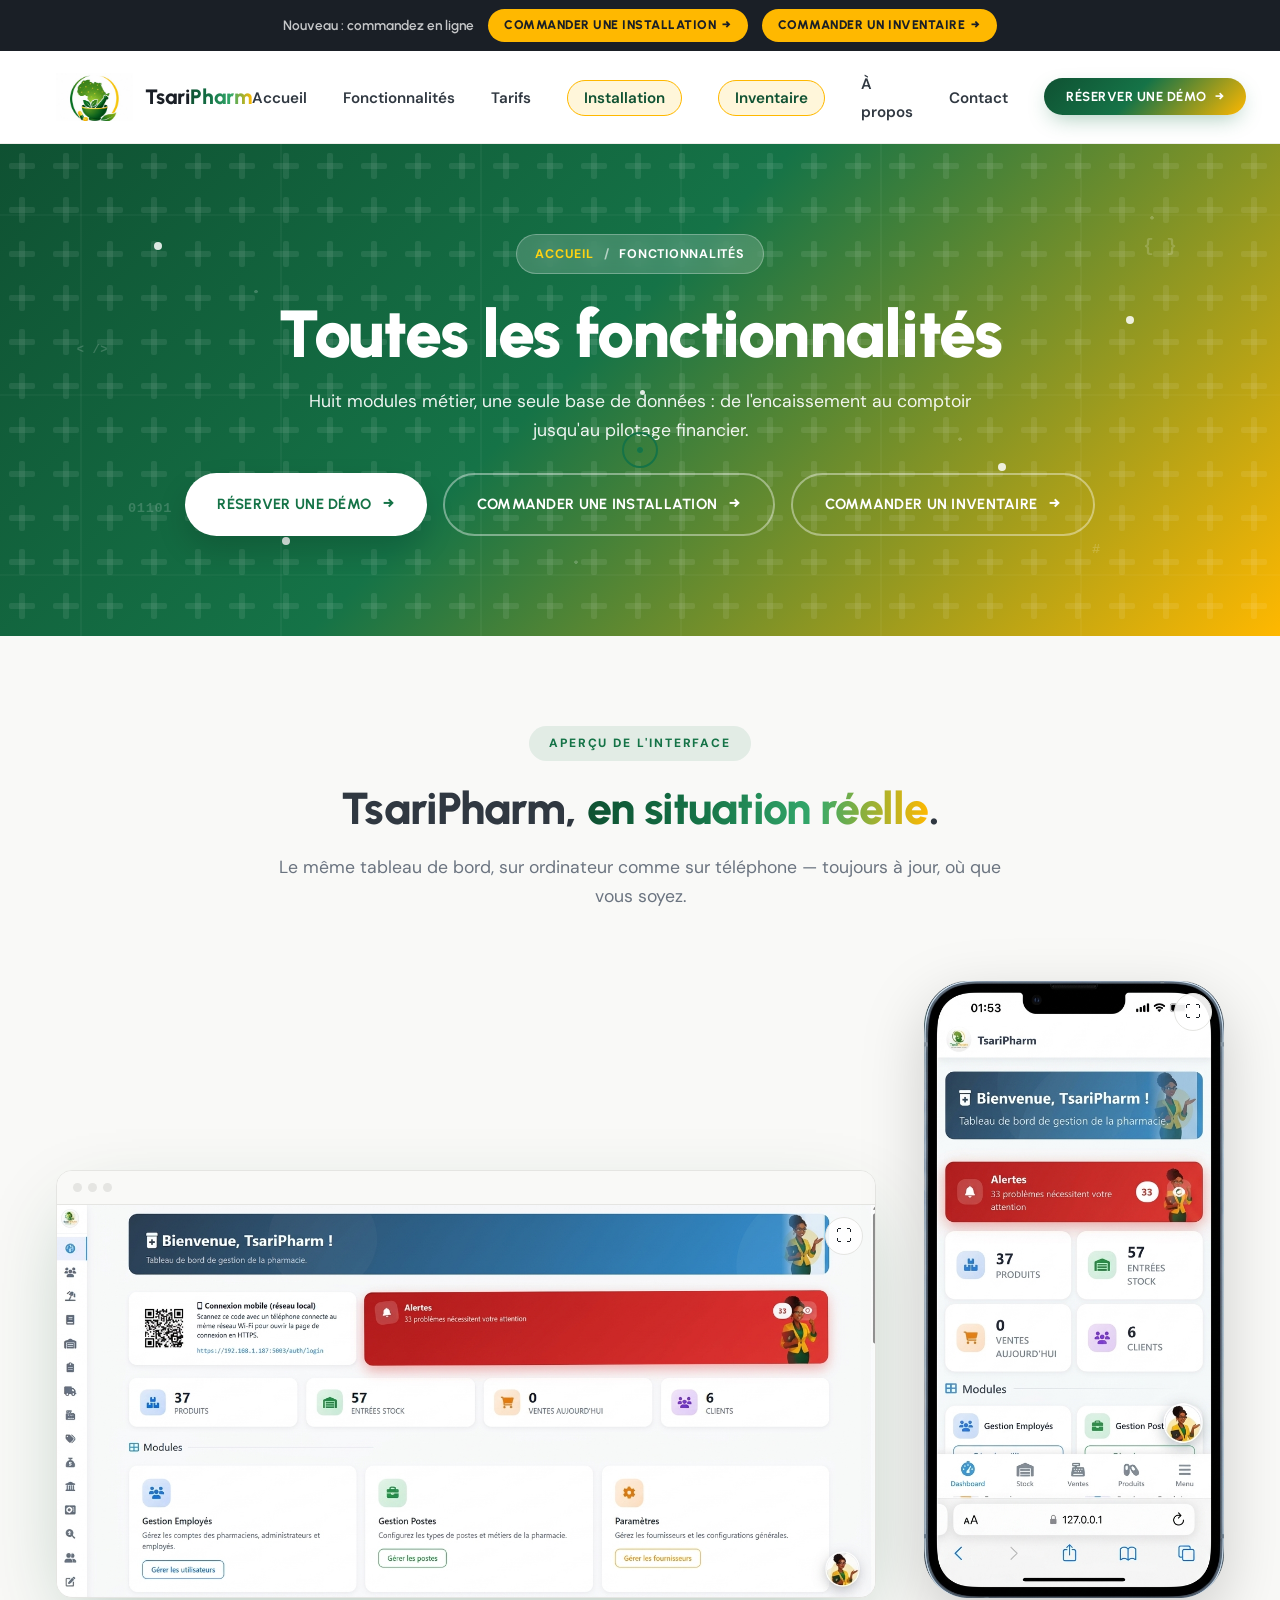
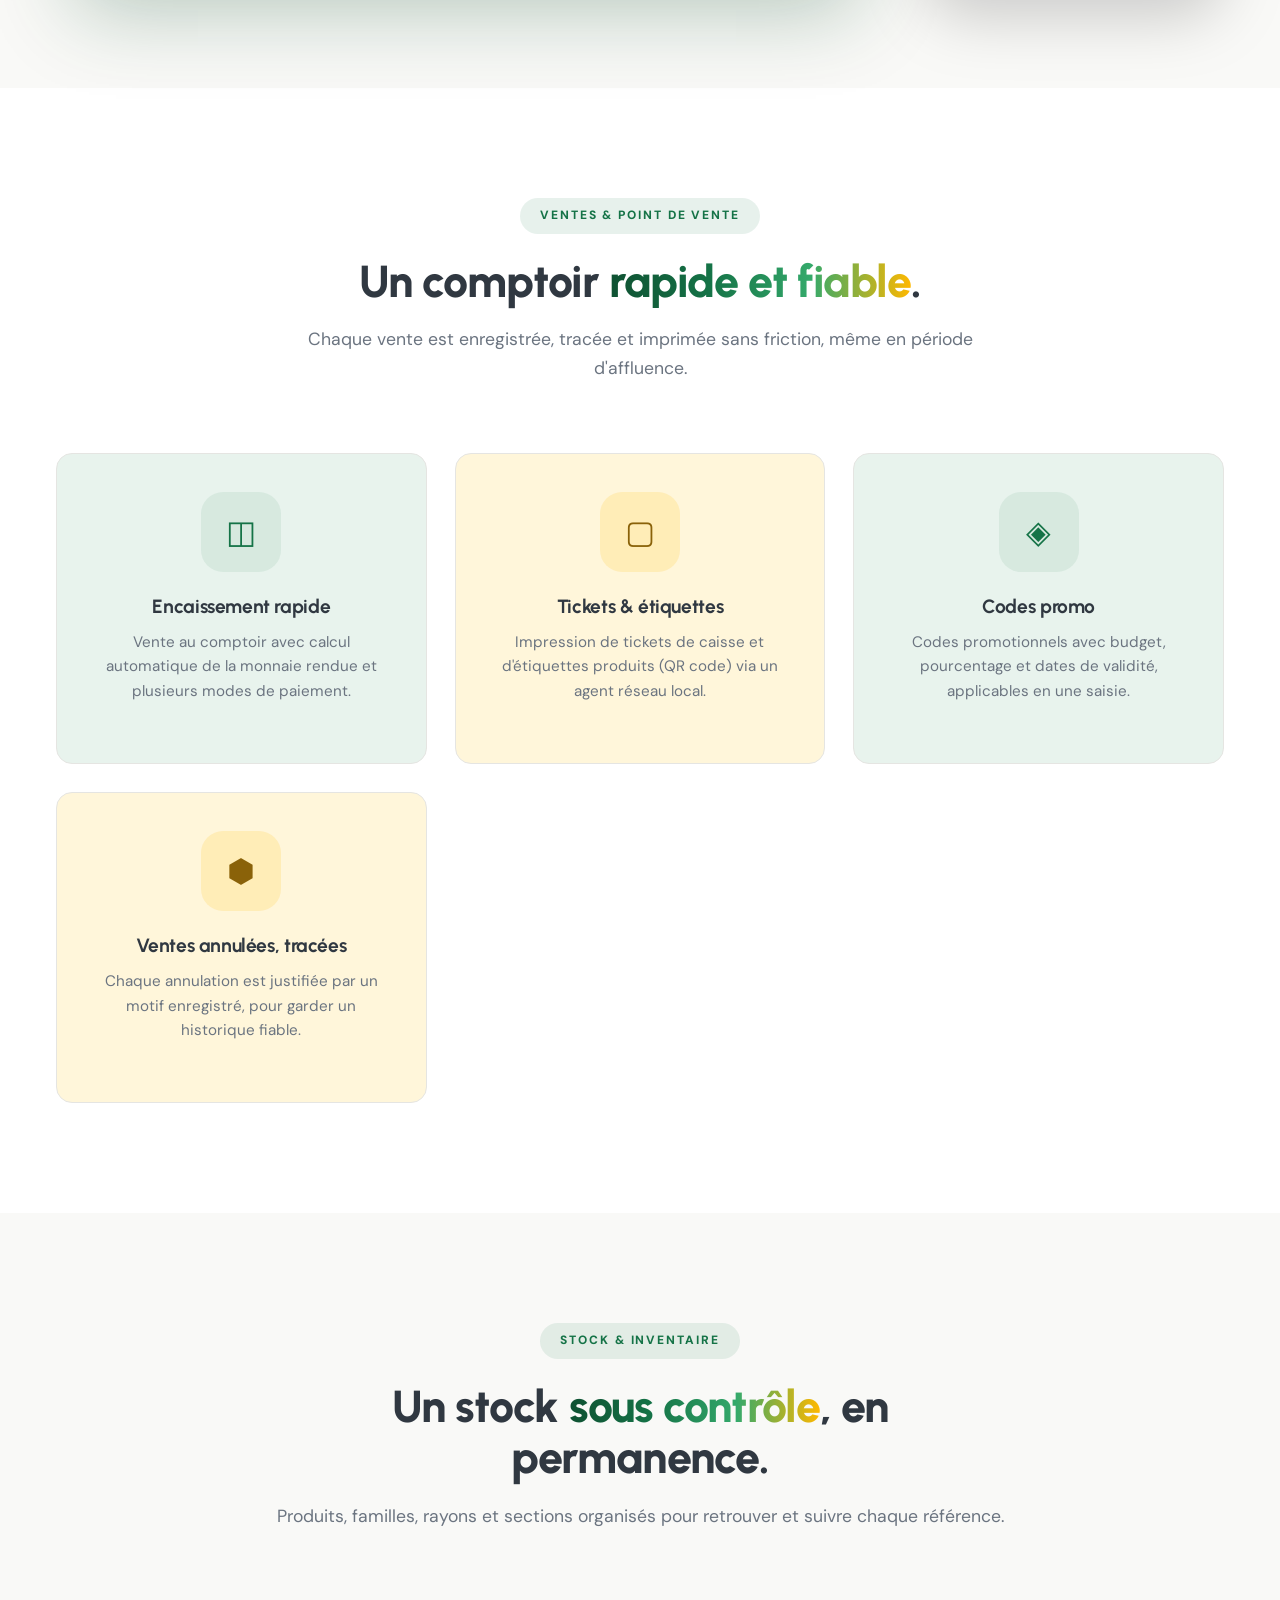
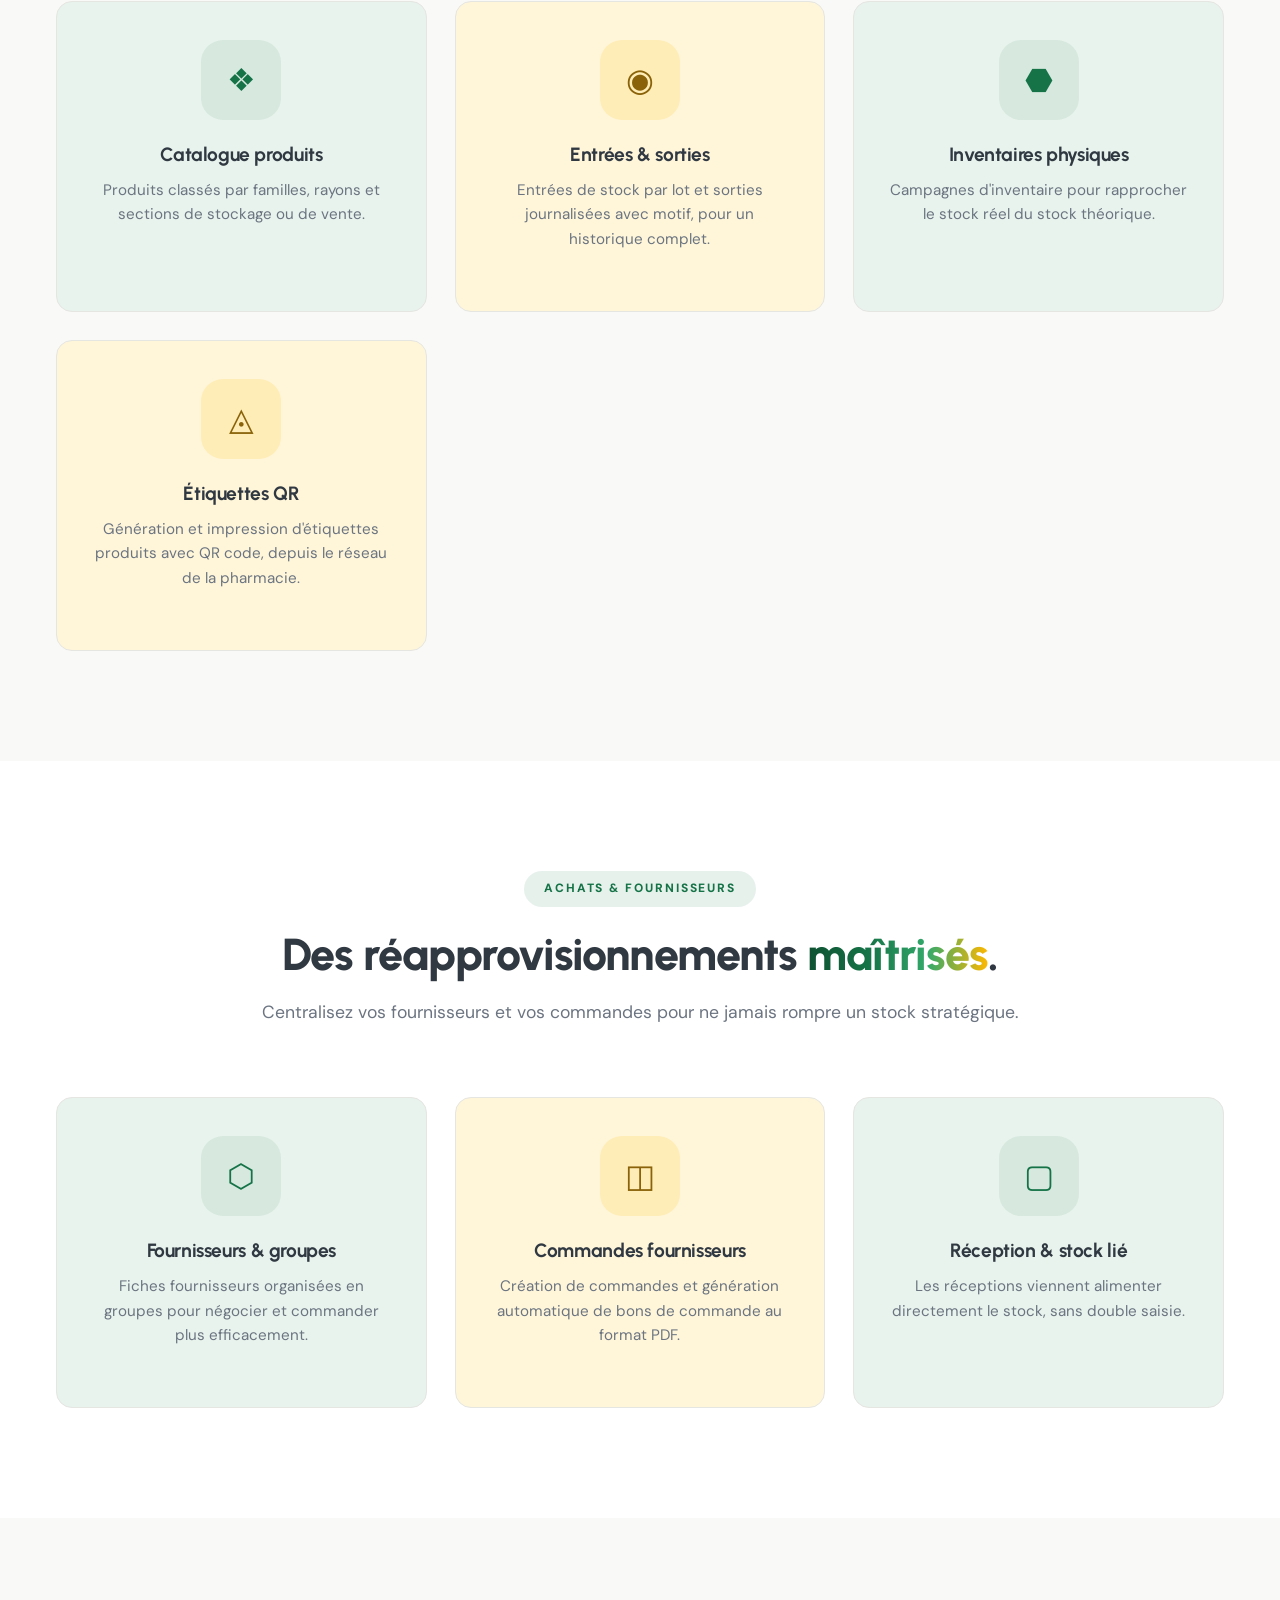
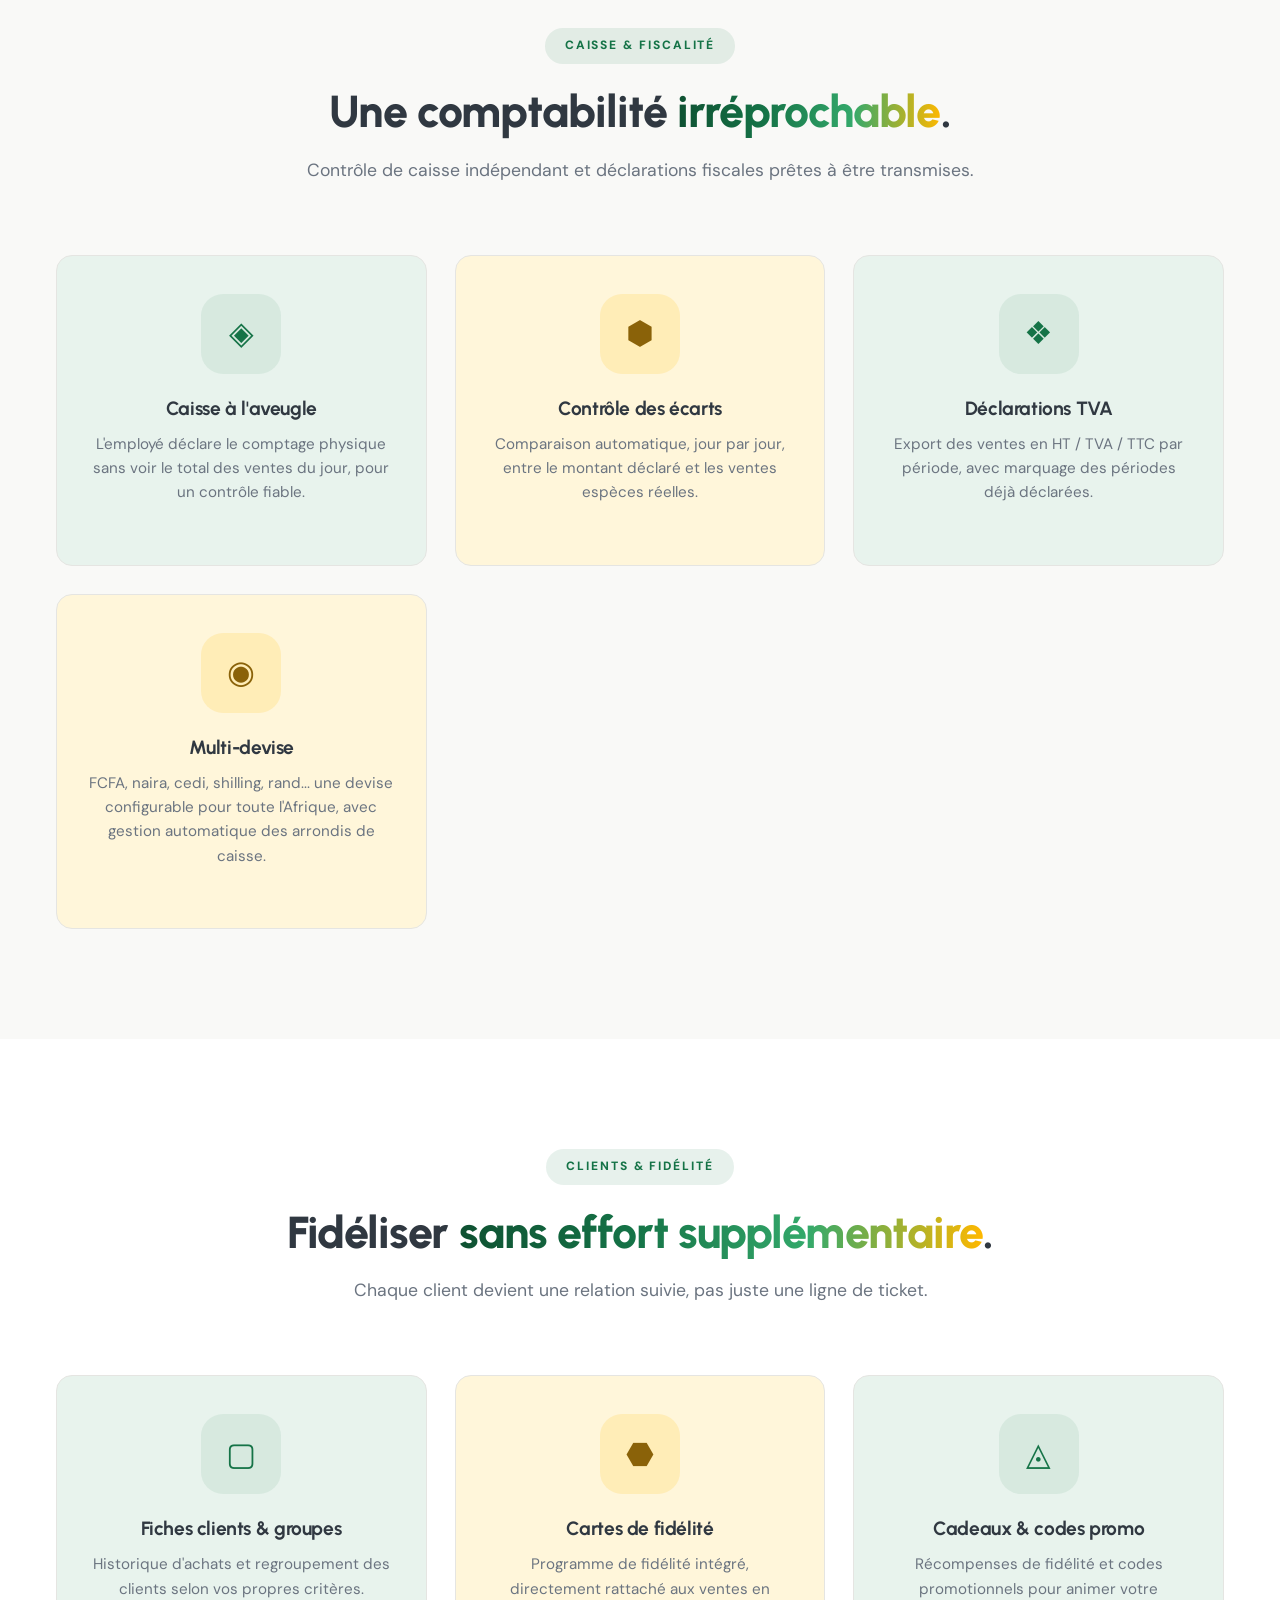
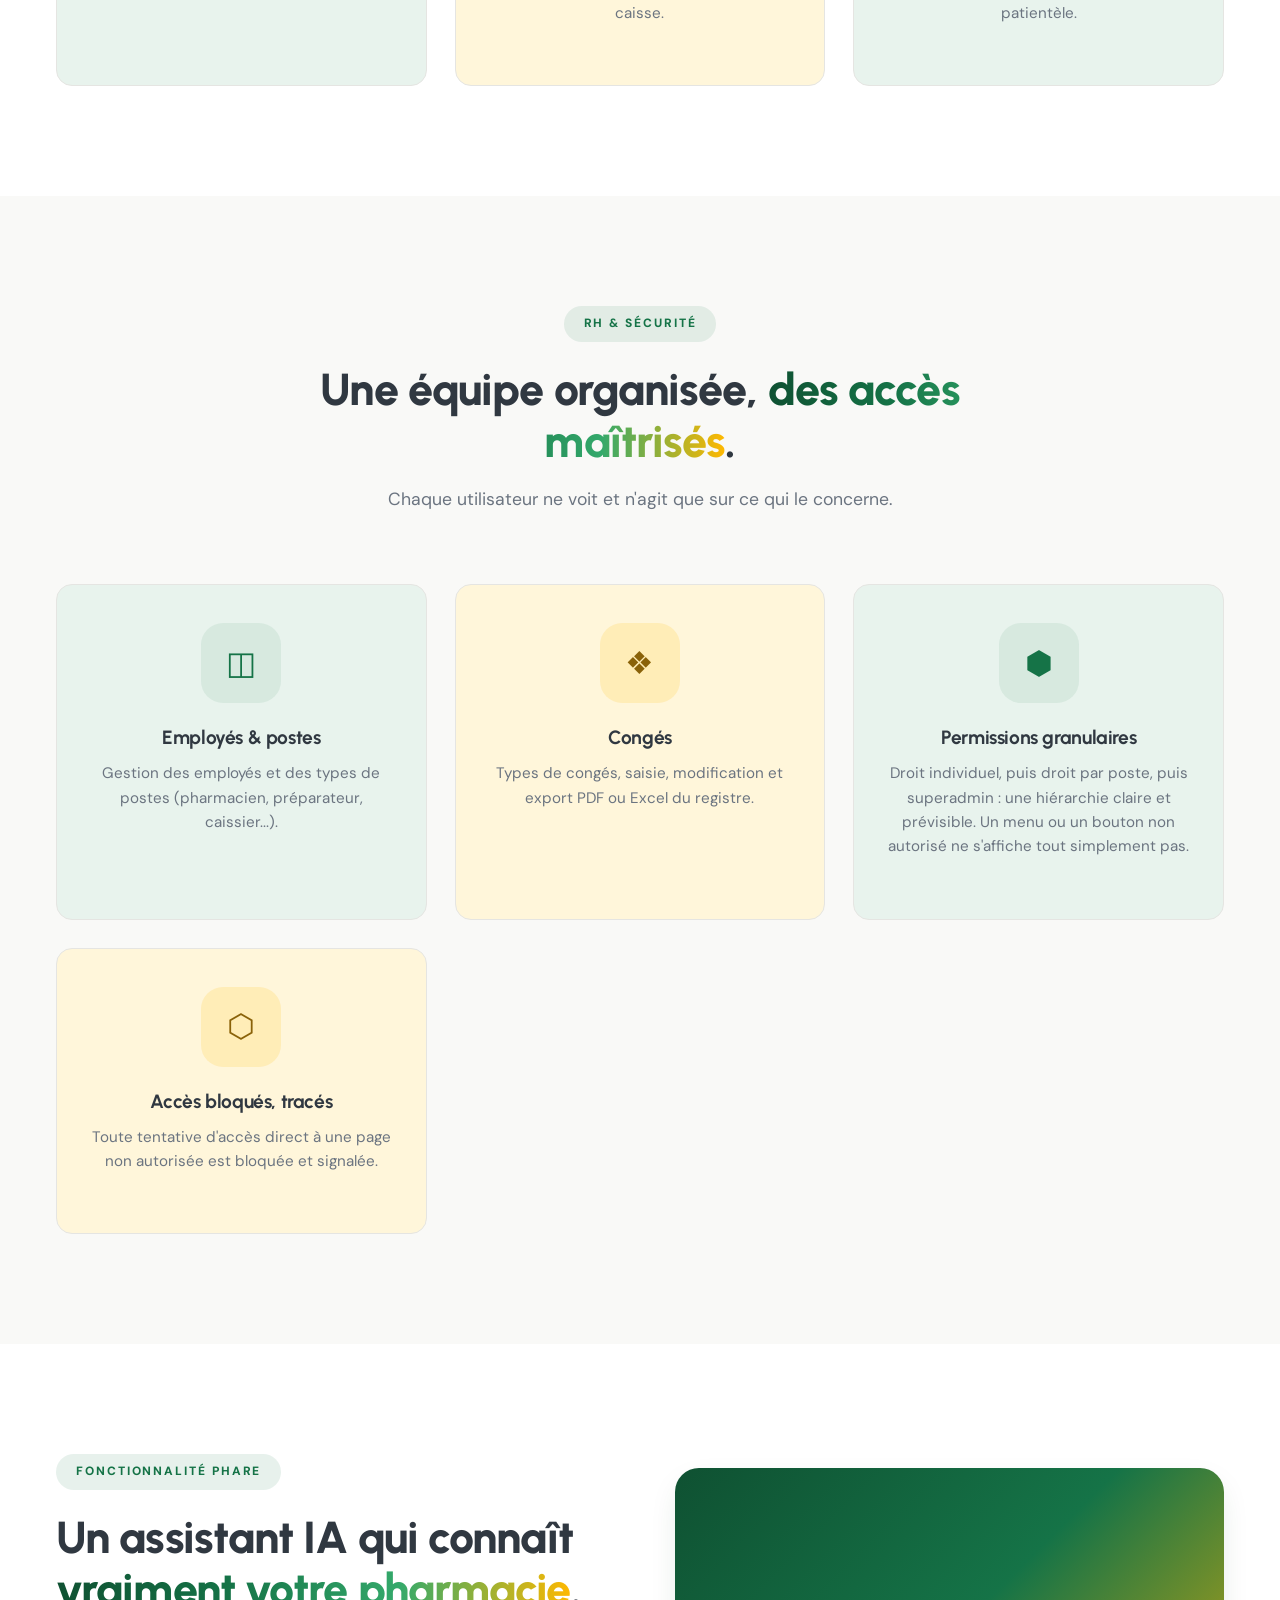
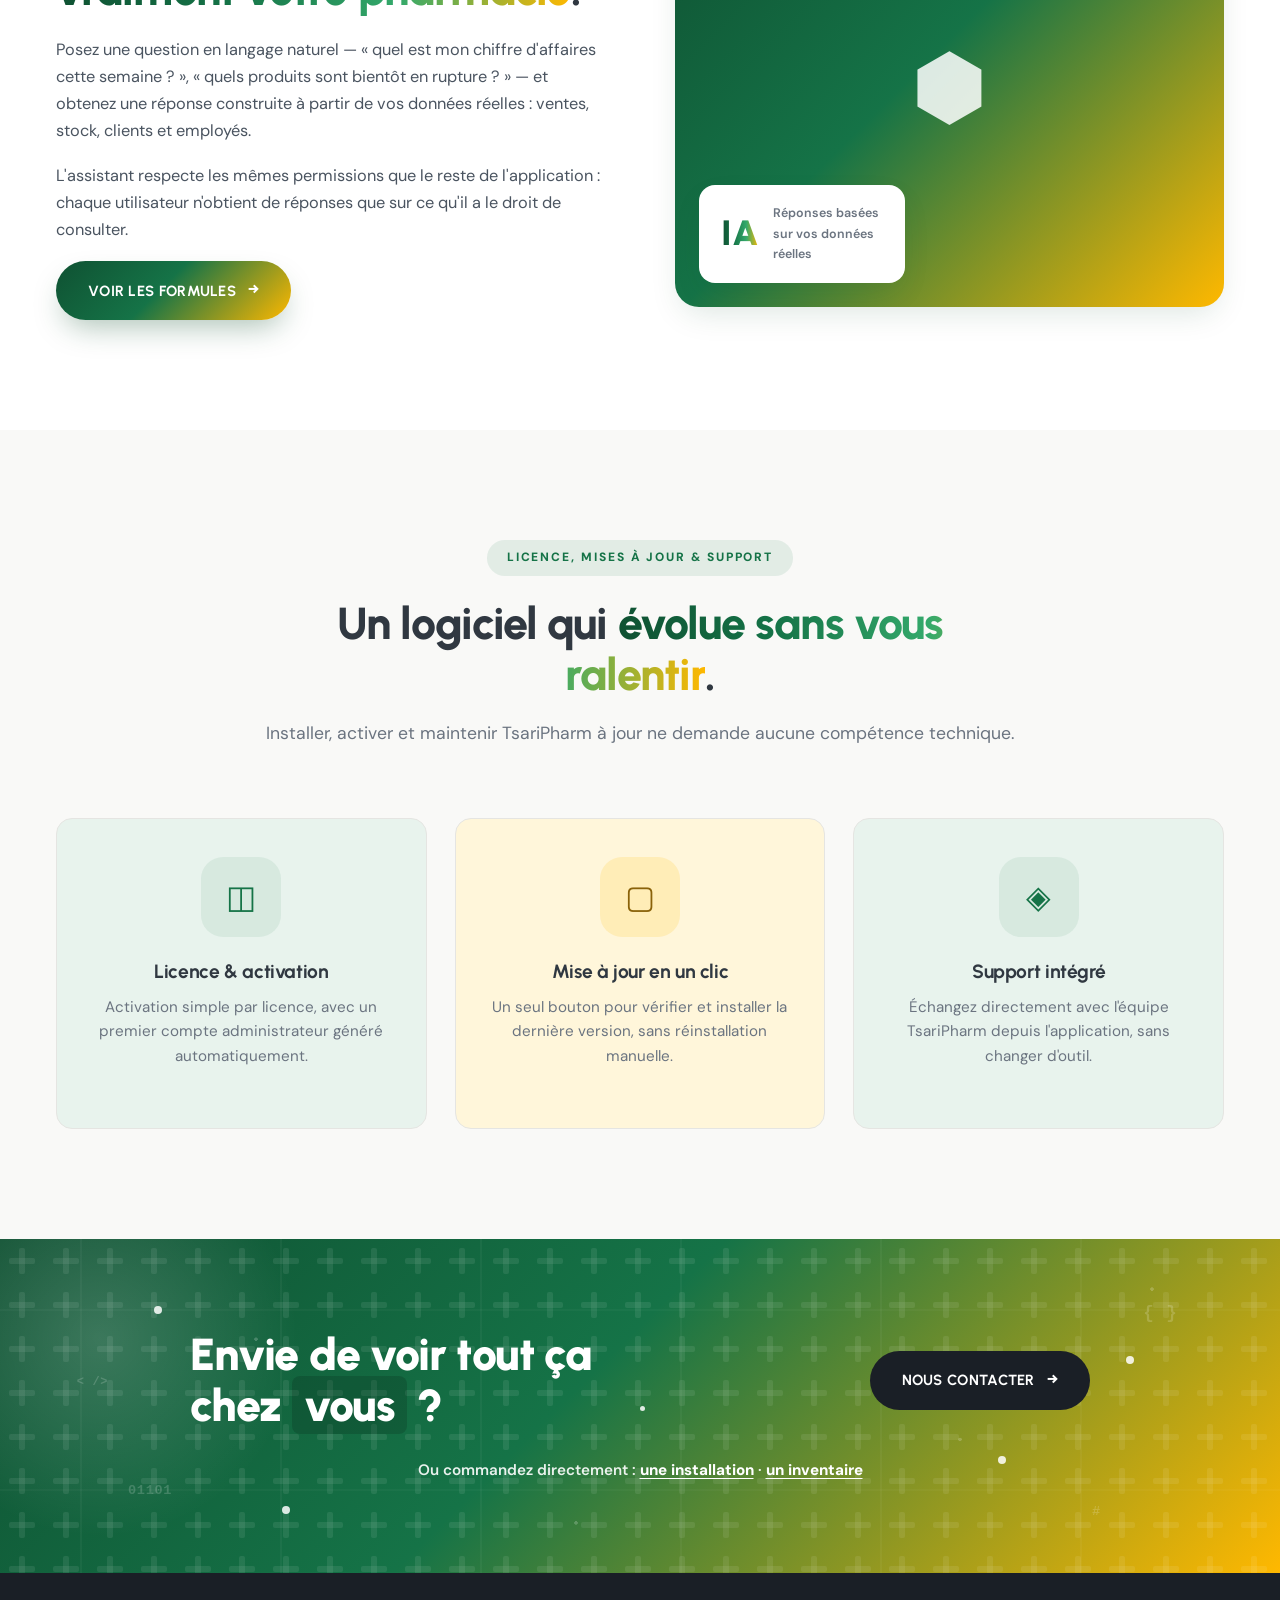
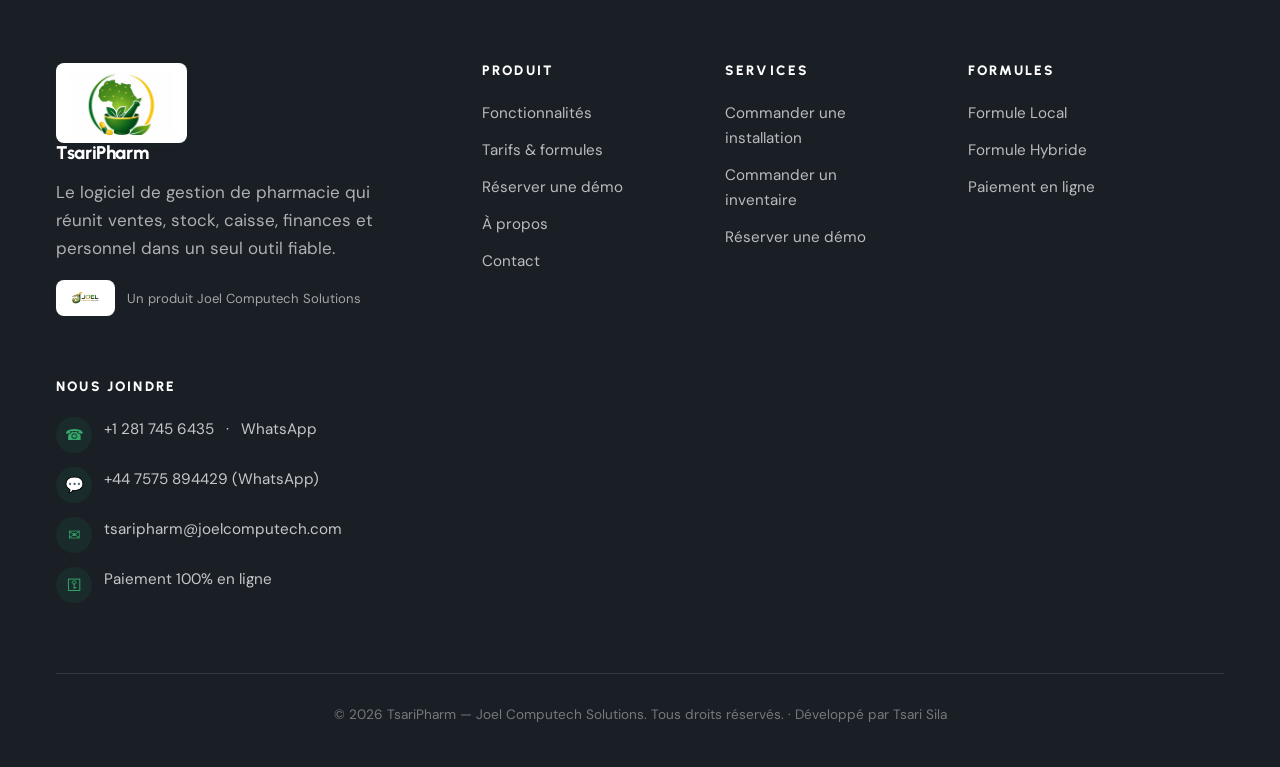
<file: fonctionnalites.html>
<!DOCTYPE html>
<html lang="fr">
<head>
    <meta charset="UTF-8">
    <meta name="viewport" content="width=device-width, initial-scale=1.0">
    <title>Fonctionnalités | TsariPharm</title>
    <link rel="icon" href="assets/tsaripharm-icon.jpg" type="image/jpeg">
    <meta name="description" content="Ventes, stock, caisse, fiscalité, RH, fidélité et assistant IA : découvrez tous les modules de TsariPharm, le logiciel de gestion de pharmacie.">
    <link rel="preconnect" href="https://fonts.googleapis.com">
    <link rel="preconnect" href="https://fonts.gstatic.com" crossorigin>
    <link href="https://fonts.googleapis.com/css2?family=DM+Sans:wght@400;500;600;700&family=Urbanist:wght@400;500;600;700;800;900&display=swap" rel="stylesheet">
    <link rel="stylesheet" href="style.css">
</head>
<body>
    <div class="promo-bar" role="region" aria-label="Services en ligne">
        <span class="promo-bar-text">Nouveau : commandez en ligne</span>
        <a href="installation.html" class="promo-bar-link"><span class="pl-full">Commander une installation</span><span class="pl-short">Installation</span></a>
        <a href="inventaire.html" class="promo-bar-link"><span class="pl-full">Commander un inventaire</span><span class="pl-short">Inventaire</span></a>
    </div>
    <nav>
        <a href="index.html" class="nav-logo"><img src="assets/tsaripharm-icon.jpg" alt="TsariPharm"><span class="nav-logo-text">Tsari<em>Pharm</em></span></a>
        <ul class="nav-links">
            <li><a href="index.html">Accueil</a></li>
            <li><a href="fonctionnalites.html">Fonctionnalités</a></li>
            <li><a href="tarifs.html">Tarifs</a></li>
            <li><a href="installation.html" class="nav-order">Installation</a></li>
            <li><a href="inventaire.html" class="nav-order">Inventaire</a></li>
            <li><a href="a-propos.html">À propos</a></li>
            <li><a href="contact.html">Contact</a></li>
            <li><a href="demo.html" class="nav-cta"><span>Réserver une démo</span></a></li>
        </ul>
    </nav>

    <header class="page-hero">
        <nav class="breadcrumb">
            <a href="index.html">Accueil</a>
            <span class="sep">/</span>
            <span>Fonctionnalités</span>
        </nav>
        <h1>Toutes les fonctionnalités</h1>
        <p>Huit modules métier, une seule base de données : de l'encaissement au comptoir jusqu'au pilotage financier.</p>
        <div class="hero-btns">
            <a href="demo.html" class="btn btn-primary"><span>Réserver une démo</span></a>
            <a href="installation.html" class="btn btn-ghost"><span>Commander une installation</span></a>
            <a href="inventaire.html" class="btn btn-ghost"><span>Commander un inventaire</span></a>
        </div>
    </header>

    <main>

        <!-- APERÇU DE L'INTERFACE -->
        <section class="section-full screens-section" style="background: var(--bg-soft);">
            <div style="max-width: var(--container); margin: 0 auto;">
                <div class="section-head">
                    <span class="pill">Aperçu de l'interface</span>
                    <h2>TsariPharm, <em>en situation réelle</em>.</h2>
                    <p>Le même tableau de bord, sur ordinateur comme sur téléphone — toujours à jour, où que vous soyez.</p>
                </div>
                <div class="screens-row">
                    <div class="browser-frame">
                        <div class="hero-mock-bar"><span></span><span></span><span></span></div>
                        <div class="shot-wrap">
                            <img src="assets/dashboard-desktop.png" alt="Tableau de bord TsariPharm sur ordinateur" data-lightbox>
                            <button class="shot-expand" data-lightbox-trigger aria-label="Voir en plein écran">⛶</button>
                        </div>
                    </div>
                    <div class="screens-mobile shot-wrap">
                        <img src="assets/dashboard-mobile.png" alt="Tableau de bord TsariPharm sur téléphone" data-lightbox>
                        <button class="shot-expand" data-lightbox-trigger aria-label="Voir en plein écran">⛶</button>
                    </div>
                </div>
            </div>
        </section>

        <!-- VENTES -->
        <section>
            <div class="section-head">
                <span class="pill">Ventes &amp; Point de vente</span>
                <h2>Un comptoir <em>rapide et fiable</em>.</h2>
                <p>Chaque vente est enregistrée, tracée et imprimée sans friction, même en période d'affluence.</p>
            </div>
            <div class="svc-grid">
                <div class="svc-card">
                    <div class="svc-icon">◫</div>
                    <h3>Encaissement rapide</h3>
                    <p>Vente au comptoir avec calcul automatique de la monnaie rendue et plusieurs modes de paiement.</p>
                </div>
                <div class="svc-card">
                    <div class="svc-icon">▢</div>
                    <h3>Tickets &amp; étiquettes</h3>
                    <p>Impression de tickets de caisse et d'étiquettes produits (QR code) via un agent réseau local.</p>
                </div>
                <div class="svc-card">
                    <div class="svc-icon">◈</div>
                    <h3>Codes promo</h3>
                    <p>Codes promotionnels avec budget, pourcentage et dates de validité, applicables en une saisie.</p>
                </div>
                <div class="svc-card">
                    <div class="svc-icon">⬢</div>
                    <h3>Ventes annulées, tracées</h3>
                    <p>Chaque annulation est justifiée par un motif enregistré, pour garder un historique fiable.</p>
                </div>
            </div>
        </section>

        <!-- STOCK -->
        <section class="section-full" style="background: var(--bg-soft); padding: 110px 56px;">
            <div style="max-width: var(--container); margin: 0 auto;">
                <div class="section-head">
                    <span class="pill">Stock &amp; Inventaire</span>
                    <h2>Un stock <em>sous contrôle</em>, en permanence.</h2>
                    <p>Produits, familles, rayons et sections organisés pour retrouver et suivre chaque référence.</p>
                </div>
                <div class="svc-grid">
                    <div class="svc-card">
                        <div class="svc-icon">❖</div>
                        <h3>Catalogue produits</h3>
                        <p>Produits classés par familles, rayons et sections de stockage ou de vente.</p>
                    </div>
                    <div class="svc-card">
                        <div class="svc-icon">◉</div>
                        <h3>Entrées &amp; sorties</h3>
                        <p>Entrées de stock par lot et sorties journalisées avec motif, pour un historique complet.</p>
                    </div>
                    <div class="svc-card">
                        <div class="svc-icon">⬣</div>
                        <h3>Inventaires physiques</h3>
                        <p>Campagnes d'inventaire pour rapprocher le stock réel du stock théorique.</p>
                    </div>
                    <div class="svc-card">
                        <div class="svc-icon">◬</div>
                        <h3>Étiquettes QR</h3>
                        <p>Génération et impression d'étiquettes produits avec QR code, depuis le réseau de la pharmacie.</p>
                    </div>
                </div>
            </div>
        </section>

        <!-- ACHATS -->
        <section>
            <div class="section-head">
                <span class="pill">Achats &amp; Fournisseurs</span>
                <h2>Des réapprovisionnements <em>maîtrisés</em>.</h2>
                <p>Centralisez vos fournisseurs et vos commandes pour ne jamais rompre un stock stratégique.</p>
            </div>
            <div class="svc-grid">
                <div class="svc-card">
                    <div class="svc-icon">⬡</div>
                    <h3>Fournisseurs &amp; groupes</h3>
                    <p>Fiches fournisseurs organisées en groupes pour négocier et commander plus efficacement.</p>
                </div>
                <div class="svc-card">
                    <div class="svc-icon">◫</div>
                    <h3>Commandes fournisseurs</h3>
                    <p>Création de commandes et génération automatique de bons de commande au format PDF.</p>
                </div>
                <div class="svc-card">
                    <div class="svc-icon">▢</div>
                    <h3>Réception &amp; stock lié</h3>
                    <p>Les réceptions viennent alimenter directement le stock, sans double saisie.</p>
                </div>
            </div>
        </section>

        <!-- CAISSE / FISCALITE -->
        <section class="section-full" style="background: var(--bg-soft); padding: 110px 56px;">
            <div style="max-width: var(--container); margin: 0 auto;">
                <div class="section-head">
                    <span class="pill">Caisse &amp; Fiscalité</span>
                    <h2>Une comptabilité <em>irréprochable</em>.</h2>
                    <p>Contrôle de caisse indépendant et déclarations fiscales prêtes à être transmises.</p>
                </div>
                <div class="svc-grid">
                    <div class="svc-card">
                        <div class="svc-icon">◈</div>
                        <h3>Caisse à l'aveugle</h3>
                        <p>L'employé déclare le comptage physique sans voir le total des ventes du jour, pour un contrôle fiable.</p>
                    </div>
                    <div class="svc-card">
                        <div class="svc-icon">⬢</div>
                        <h3>Contrôle des écarts</h3>
                        <p>Comparaison automatique, jour par jour, entre le montant déclaré et les ventes espèces réelles.</p>
                    </div>
                    <div class="svc-card">
                        <div class="svc-icon">❖</div>
                        <h3>Déclarations TVA</h3>
                        <p>Export des ventes en HT / TVA / TTC par période, avec marquage des périodes déjà déclarées.</p>
                    </div>
                    <div class="svc-card">
                        <div class="svc-icon">◉</div>
                        <h3>Multi-devise</h3>
                        <p>FCFA, naira, cedi, shilling, rand... une devise configurable pour toute l'Afrique, avec gestion automatique des arrondis de caisse.</p>
                    </div>
                </div>
            </div>
        </section>

        <!-- CLIENTS -->
        <section>
            <div class="section-head">
                <span class="pill">Clients &amp; Fidélité</span>
                <h2>Fidéliser <em>sans effort supplémentaire</em>.</h2>
                <p>Chaque client devient une relation suivie, pas juste une ligne de ticket.</p>
            </div>
            <div class="svc-grid">
                <div class="svc-card">
                    <div class="svc-icon">▢</div>
                    <h3>Fiches clients &amp; groupes</h3>
                    <p>Historique d'achats et regroupement des clients selon vos propres critères.</p>
                </div>
                <div class="svc-card">
                    <div class="svc-icon">⬣</div>
                    <h3>Cartes de fidélité</h3>
                    <p>Programme de fidélité intégré, directement rattaché aux ventes en caisse.</p>
                </div>
                <div class="svc-card">
                    <div class="svc-icon">◬</div>
                    <h3>Cadeaux &amp; codes promo</h3>
                    <p>Récompenses de fidélité et codes promotionnels pour animer votre patientèle.</p>
                </div>
            </div>
        </section>

        <!-- RH -->
        <section class="section-full" style="background: var(--bg-soft); padding: 110px 56px;">
            <div style="max-width: var(--container); margin: 0 auto;">
                <div class="section-head">
                    <span class="pill">RH &amp; Sécurité</span>
                    <h2>Une équipe organisée, <em>des accès maîtrisés</em>.</h2>
                    <p>Chaque utilisateur ne voit et n'agit que sur ce qui le concerne.</p>
                </div>
                <div class="svc-grid">
                    <div class="svc-card">
                        <div class="svc-icon">◫</div>
                        <h3>Employés &amp; postes</h3>
                        <p>Gestion des employés et des types de postes (pharmacien, préparateur, caissier...).</p>
                    </div>
                    <div class="svc-card">
                        <div class="svc-icon">❖</div>
                        <h3>Congés</h3>
                        <p>Types de congés, saisie, modification et export PDF ou Excel du registre.</p>
                    </div>
                    <div class="svc-card">
                        <div class="svc-icon">⬢</div>
                        <h3>Permissions granulaires</h3>
                        <p>Droit individuel, puis droit par poste, puis superadmin : une hiérarchie claire et prévisible. Un menu ou un bouton non autorisé ne s'affiche tout simplement pas.</p>
                    </div>
                    <div class="svc-card">
                        <div class="svc-icon">⬡</div>
                        <h3>Accès bloqués, tracés</h3>
                        <p>Toute tentative d'accès direct à une page non autorisée est bloquée et signalée.</p>
                    </div>
                </div>
            </div>
        </section>

        <!-- ASSISTANT IA — spotlight -->
        <section>
            <div class="about-split">
                <div>
                    <span class="pill">Fonctionnalité phare</span>
                    <h2>Un assistant IA qui connaît <em>vraiment votre pharmacie</em>.</h2>
                    <p>Posez une question en langage naturel — « quel est mon chiffre d'affaires cette semaine ? », « quels produits sont bientôt en rupture ? » — et obtenez une réponse construite à partir de vos données réelles : ventes, stock, clients et employés.</p>
                    <p>L'assistant respecte les mêmes permissions que le reste de l'application : chaque utilisateur n'obtient de réponses que sur ce qu'il a le droit de consulter.</p>
                    <a href="tarifs.html" class="btn btn-orange"><span>Voir les formules</span></a>
                </div>
                <div class="about-image">
                    <div style="width:100%;height:100%;background:var(--grad-pharma);display:flex;align-items:center;justify-content:center;">
                        <span style="font-size:5.5rem;color:rgba(255,255,255,0.85);">⬢</span>
                    </div>
                    <div class="about-badge">
                        <span class="num">IA</span>
                        <span class="lbl">Réponses basées sur vos données réelles</span>
                    </div>
                </div>
            </div>
        </section>

        <!-- MAJ / SUPPORT -->
        <section class="section-full" style="background: var(--bg-soft); padding: 110px 56px;">
            <div style="max-width: var(--container); margin: 0 auto;">
                <div class="section-head">
                    <span class="pill">Licence, mises à jour &amp; support</span>
                    <h2>Un logiciel qui <em>évolue sans vous ralentir</em>.</h2>
                    <p>Installer, activer et maintenir TsariPharm à jour ne demande aucune compétence technique.</p>
                </div>
                <div class="svc-grid">
                    <div class="svc-card">
                        <div class="svc-icon">◫</div>
                        <h3>Licence &amp; activation</h3>
                        <p>Activation simple par licence, avec un premier compte administrateur généré automatiquement.</p>
                    </div>
                    <div class="svc-card">
                        <div class="svc-icon">▢</div>
                        <h3>Mise à jour en un clic</h3>
                        <p>Un seul bouton pour vérifier et installer la dernière version, sans réinstallation manuelle.</p>
                    </div>
                    <div class="svc-card">
                        <div class="svc-icon">◈</div>
                        <h3>Support intégré</h3>
                        <p>Échangez directement avec l'équipe TsariPharm depuis l'application, sans changer d'outil.</p>
                    </div>
                </div>
            </div>
        </section>

    </main>

    <section class="cta-band section-full">
        <div class="cta-inner">
            <h2>Envie de voir tout ça<br>chez <em style="font-style:normal; background: rgba(0,0,0,0.15); padding: 2px 12px; border-radius: 8px;">vous</em> ?</h2>
            <a href="contact.html" class="btn btn-dark"><span>Nous contacter</span></a>
        </div>
        <p class="cta-order">Ou commandez directement : <a href="installation.html">une installation</a> · <a href="inventaire.html">un inventaire</a></p>
    </section>

    <footer>
        <div class="footer-grid">
            <div>
                <span class="logo-chip"><img src="assets/tsaripharm-icon.jpg" alt="TsariPharm" class="footer-logo"></span>
                <h3>TsariPharm</h3>
                <p style="margin-top:14px; color: rgba(255,255,255,0.65);">Le logiciel de gestion de pharmacie qui réunit ventes, stock, caisse, finances et personnel dans un seul outil fiable.</p>
                <div class="joel-credit">
                    <span class="logo-chip"><img src="assets/joelcomputech-logo.png" alt="Joel Computech Solutions"></span>
                    <span>Un produit Joel Computech Solutions</span>
                </div>
            </div>
            <div class="footer-links">
                <h4>Produit</h4>
                <a href="fonctionnalites.html">Fonctionnalités</a>
                <a href="tarifs.html">Tarifs &amp; formules</a>
                <a href="demo.html">Réserver une démo</a>
                <a href="a-propos.html">À propos</a>
                <a href="contact.html">Contact</a>
            </div>
            <div class="footer-links">
                <h4>Services</h4>
                <a href="installation.html">Commander une installation</a>
                <a href="inventaire.html">Commander un inventaire</a>
                <a href="demo.html">Réserver une démo</a>
            </div>
            <div class="footer-links">
                <h4>Formules</h4>
                <a href="tarifs.html#local">Formule Local</a>
                <a href="tarifs.html#hybride">Formule Hybride</a>
                <a href="tarifs.html#paiement">Paiement en ligne</a>
            </div>
            <div>
                <h4>Nous joindre</h4>
                <div class="footer-contact">
                    <div><span class="ico">☎</span><a href="tel:+12817456435">+1 281 745 6435</a> · <a href="https://wa.me/12817456435?text=Bonjour%2C%20j%27ai%20besoin%20du%20logiciel%20TsariPharm%20pour%20ma%20pharmacie." target="_blank" rel="noopener">WhatsApp</a></div>
                    <div><span class="ico">💬</span><a href="https://wa.me/447575894429?text=Bonjour%2C%20j%27ai%20besoin%20du%20logiciel%20TsariPharm%20pour%20ma%20pharmacie." target="_blank" rel="noopener">+44 7575 894429 (WhatsApp)</a></div>
                    <div><span class="ico">✉</span><a href="mailto:tsaripharm@joelcomputech.com">tsaripharm@joelcomputech.com</a></div>
                    <div><span class="ico">⚿</span><span>Paiement 100% en ligne</span></div>
                </div>
            </div>
        </div>
        <div class="footer-bottom">&copy; 2026 TsariPharm — Joel Computech Solutions. Tous droits réservés. · Développé par Tsari Sila</div>
    </footer>
    <script src="animations.js" defer></script>
</body>
</html>
</file>
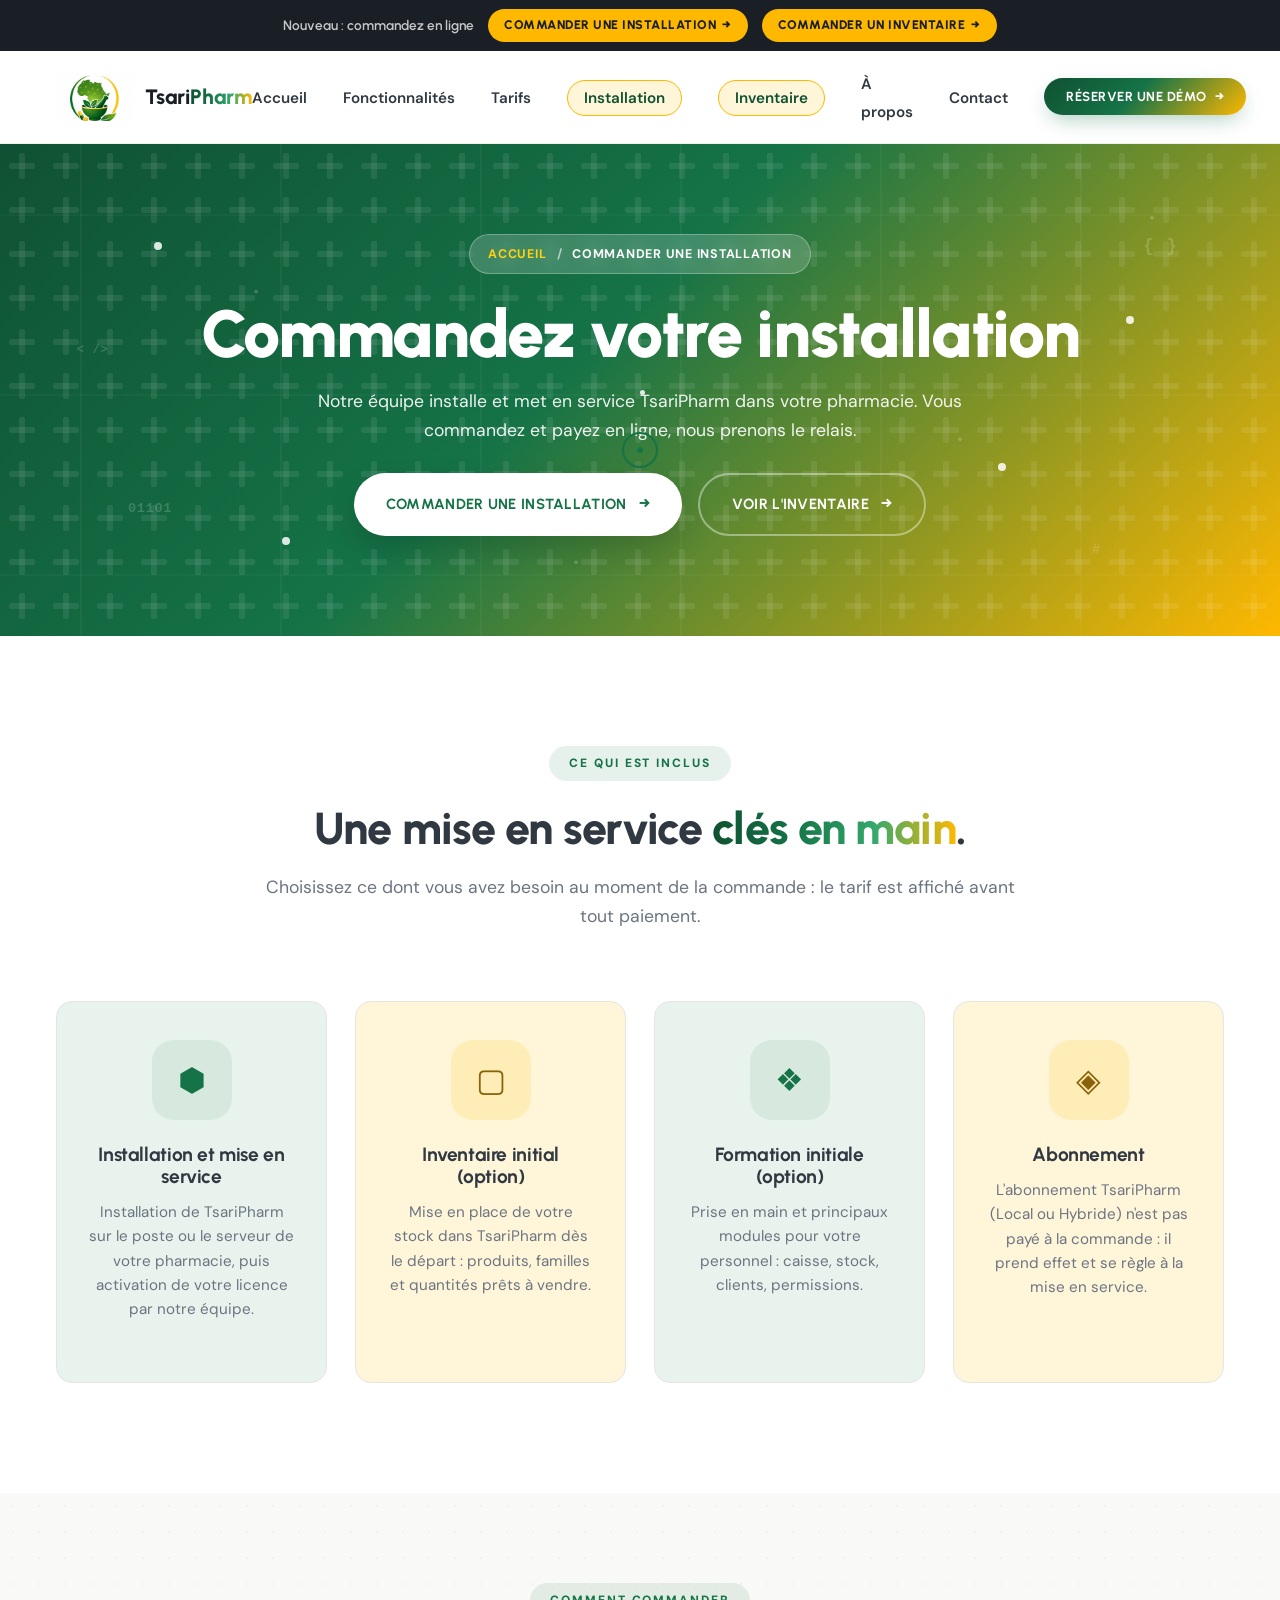
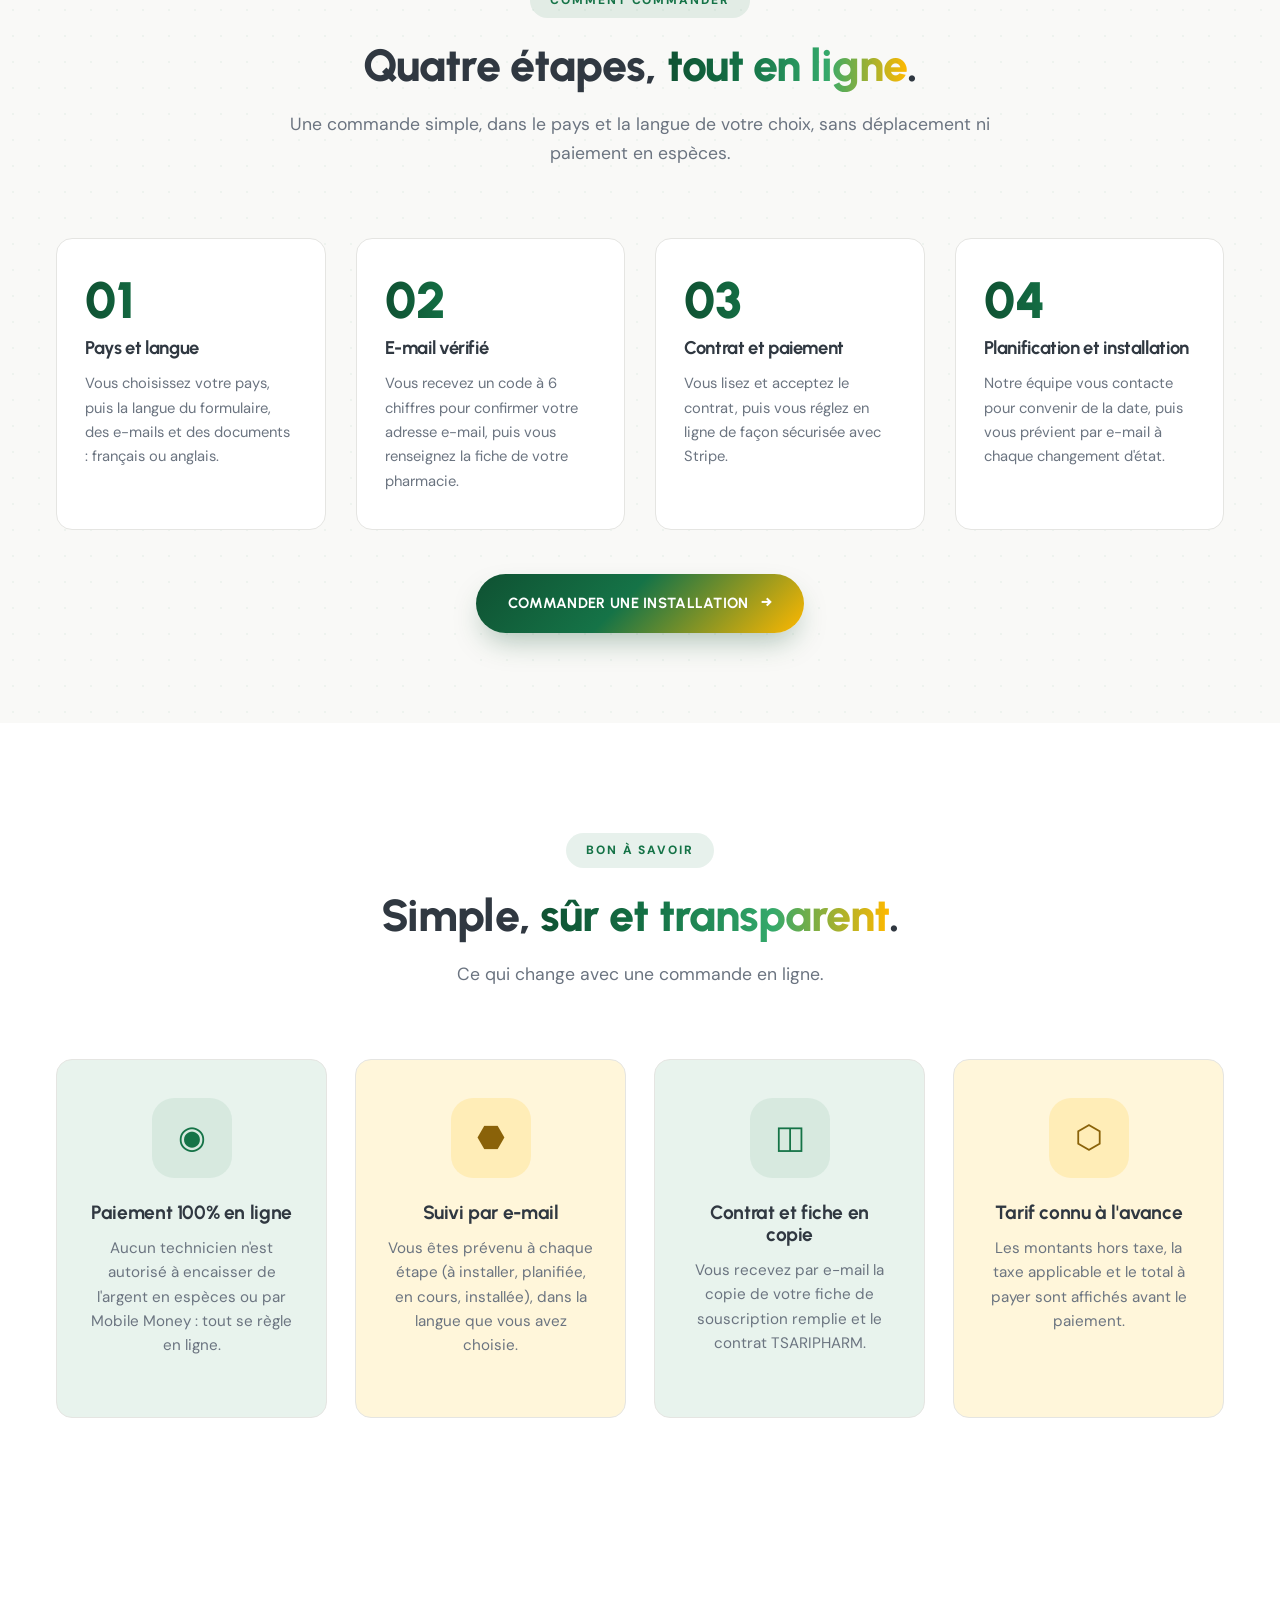
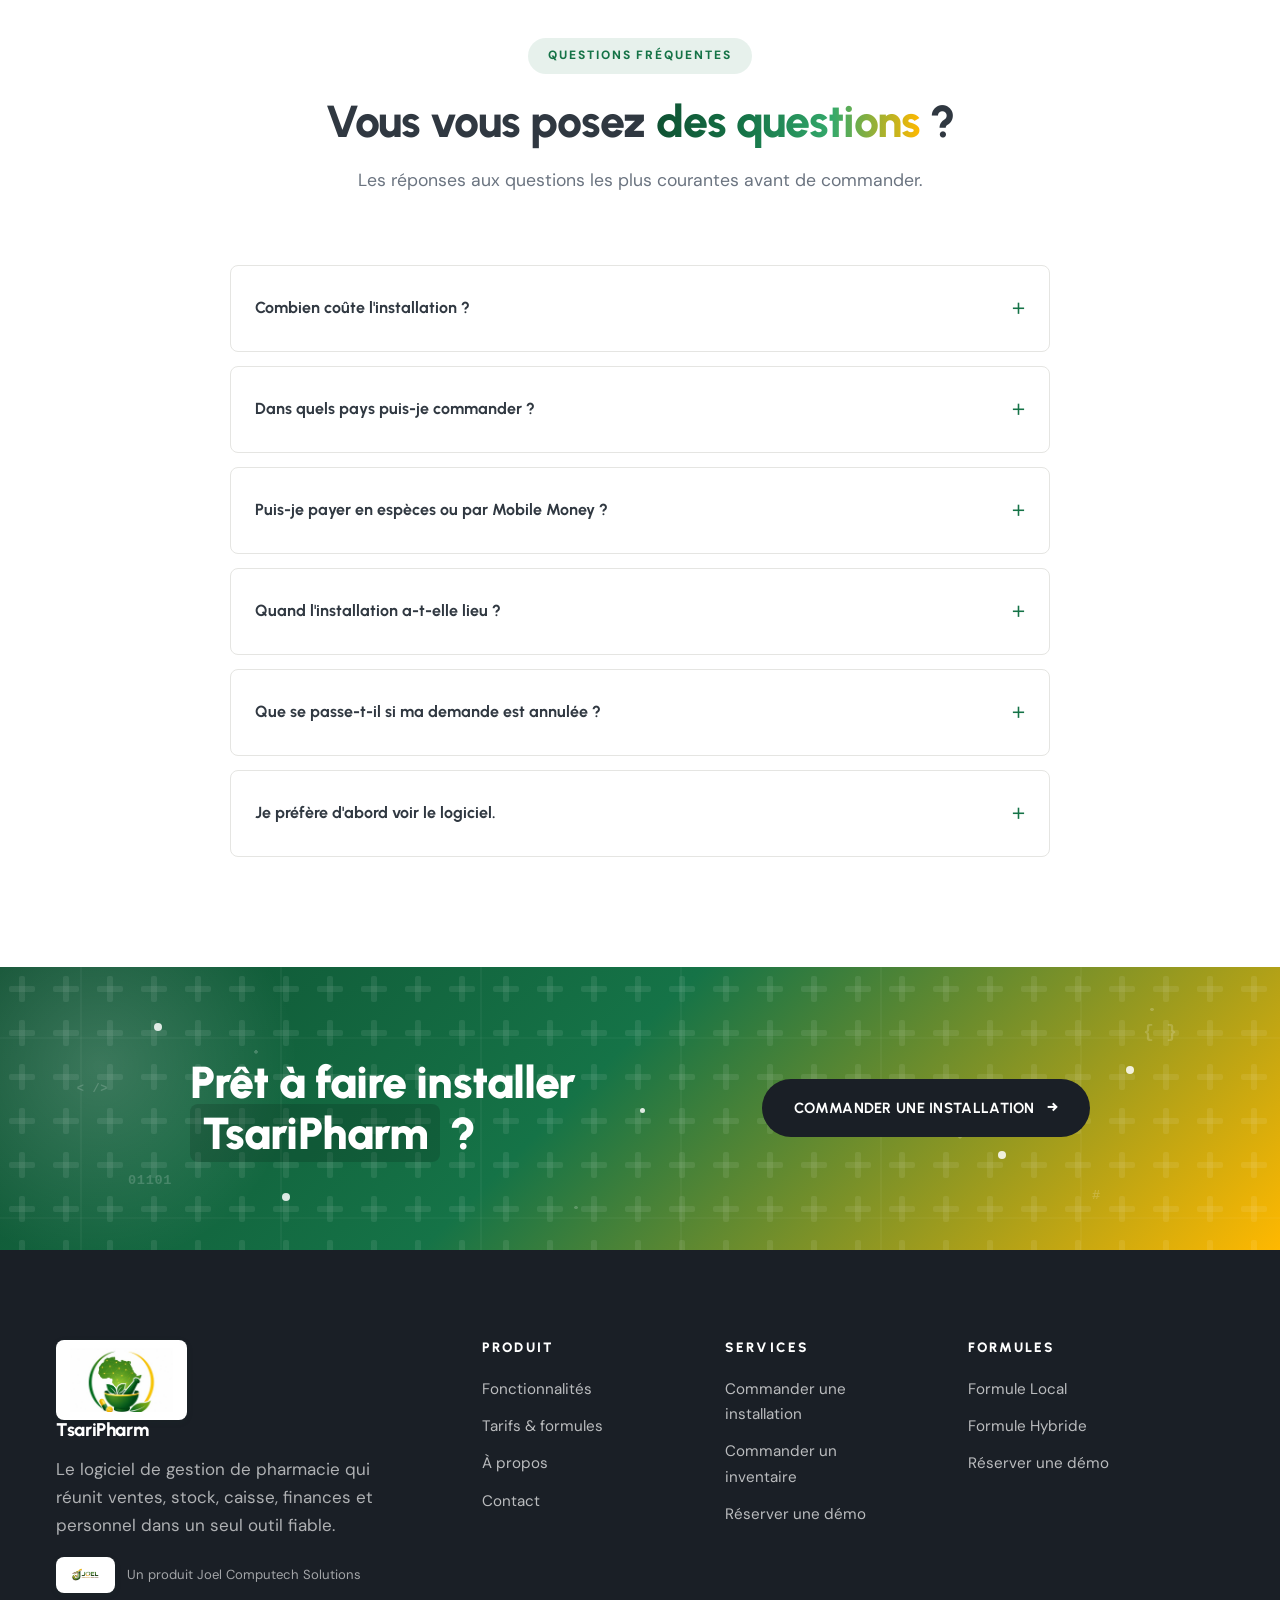
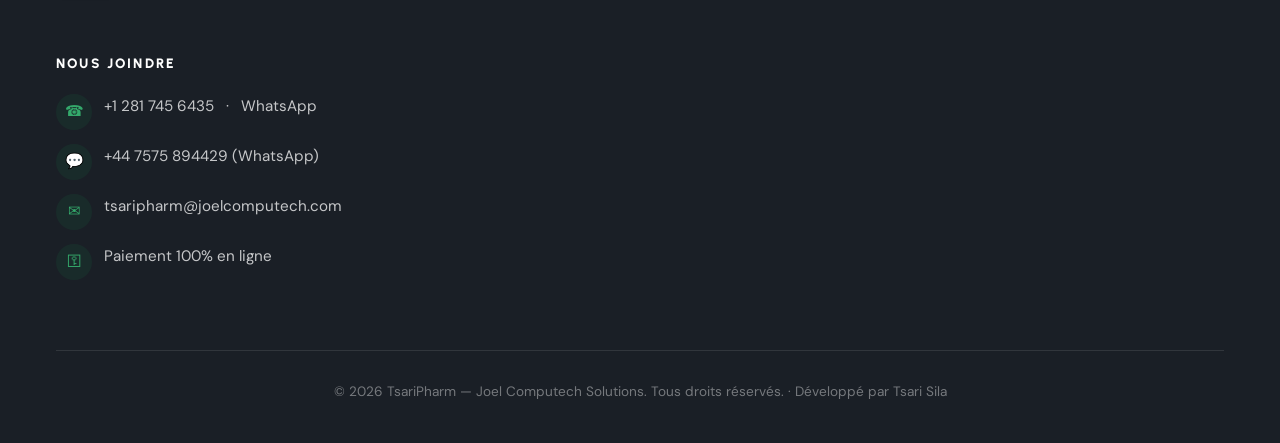
<file: installation.html>
<!DOCTYPE html>
<html lang="fr">
<head>
    <meta charset="UTF-8">
    <meta name="viewport" content="width=device-width, initial-scale=1.0">
    <title>Commander une installation | TsariPharm</title>
    <link rel="icon" href="assets/tsaripharm-icon.jpg" type="image/jpeg">
    <meta name="description" content="Commandez en ligne l'installation et la mise en service de TsariPharm dans votre pharmacie, avec inventaire initial et formation en option.">
    <link rel="preconnect" href="https://fonts.googleapis.com">
    <link rel="preconnect" href="https://fonts.gstatic.com" crossorigin>
    <link href="https://fonts.googleapis.com/css2?family=DM+Sans:wght@400;500;600;700&family=Urbanist:wght@400;500;600;700;800;900&display=swap" rel="stylesheet">
    <link rel="stylesheet" href="style.css">
</head>
<body>
    <div class="promo-bar" role="region" aria-label="Services en ligne">
        <span class="promo-bar-text">Nouveau : commandez en ligne</span>
        <a href="installation.html" class="promo-bar-link"><span class="pl-full">Commander une installation</span><span class="pl-short">Installation</span></a>
        <a href="inventaire.html" class="promo-bar-link"><span class="pl-full">Commander un inventaire</span><span class="pl-short">Inventaire</span></a>
    </div>
    <nav>
        <a href="index.html" class="nav-logo"><img src="assets/tsaripharm-icon.jpg" alt="TsariPharm"><span class="nav-logo-text">Tsari<em>Pharm</em></span></a>
        <ul class="nav-links">
            <li><a href="index.html">Accueil</a></li>
            <li><a href="fonctionnalites.html">Fonctionnalités</a></li>
            <li><a href="tarifs.html">Tarifs</a></li>
            <li><a href="installation.html" class="nav-order">Installation</a></li>
            <li><a href="inventaire.html" class="nav-order">Inventaire</a></li>
            <li><a href="a-propos.html">À propos</a></li>
            <li><a href="contact.html">Contact</a></li>
            <li><a href="demo.html" class="nav-cta"><span>Réserver une démo</span></a></li>
        </ul>
    </nav>

    <header class="page-hero">
        <nav class="breadcrumb">
            <a href="index.html">Accueil</a>
            <span class="sep">/</span>
            <span>Commander une installation</span>
        </nav>
        <h1>Commandez votre installation</h1>
        <p>Notre équipe installe et met en service TsariPharm dans votre pharmacie. Vous commandez et payez en ligne, nous prenons le relais.</p>
        <div class="hero-btns" style="justify-content:center; margin-top:28px;">
            <a href="https://tsaripharm-admin.joelcomputech.com/installation" target="_blank" rel="noopener" class="btn btn-primary"><span>Commander une installation</span></a>
            <a href="inventaire.html" class="btn btn-ghost"><span>Voir l'inventaire</span></a>
        </div>
    </header>

    <main>
        <section>
            <div class="section-head">
                <span class="pill">Ce qui est inclus</span>
                <h2>Une mise en service <em>clés en main</em>.</h2>
                <p>Choisissez ce dont vous avez besoin au moment de la commande : le tarif est affiché avant tout paiement.</p>
            </div>
            <div class="svc-grid svc-grid--4">
                <div class="svc-card">
                    <div class="svc-icon">⬢</div>
                    <h3>Installation et mise en service</h3>
                    <p>Installation de TsariPharm sur le poste ou le serveur de votre pharmacie, puis activation de votre licence par notre équipe.</p>
                </div>
                <div class="svc-card">
                    <div class="svc-icon">▢</div>
                    <h3>Inventaire initial (option)</h3>
                    <p>Mise en place de votre stock dans TsariPharm dès le départ : produits, familles et quantités prêts à vendre.</p>
                </div>
                <div class="svc-card">
                    <div class="svc-icon">❖</div>
                    <h3>Formation initiale (option)</h3>
                    <p>Prise en main et principaux modules pour votre personnel : caisse, stock, clients, permissions.</p>
                </div>
                <div class="svc-card">
                    <div class="svc-icon">◈</div>
                    <h3>Abonnement</h3>
                    <p>L'abonnement TsariPharm (Local ou Hybride) n'est pas payé à la commande : il prend effet et se règle à la mise en service.</p>
                </div>
            </div>
        </section>

        <section class="process-section section-full" style="padding: 90px 56px;">
            <div style="max-width: var(--container); margin: 0 auto;">
                <div class="section-head">
                    <span class="pill">Comment commander</span>
                    <h2>Quatre étapes, <em>tout en ligne</em>.</h2>
                    <p>Une commande simple, dans le pays et la langue de votre choix, sans déplacement ni paiement en espèces.</p>
                </div>
                <div class="process-grid">
                    <div class="process-step">
                        <span class="process-num">01</span>
                        <h3>Pays et langue</h3>
                        <p>Vous choisissez votre pays, puis la langue du formulaire, des e-mails et des documents : français ou anglais.</p>
                    </div>
                    <div class="process-step">
                        <span class="process-num">02</span>
                        <h3>E-mail vérifié</h3>
                        <p>Vous recevez un code à 6 chiffres pour confirmer votre adresse e-mail, puis vous renseignez la fiche de votre pharmacie.</p>
                    </div>
                    <div class="process-step">
                        <span class="process-num">03</span>
                        <h3>Contrat et paiement</h3>
                        <p>Vous lisez et acceptez le contrat, puis vous réglez en ligne de façon sécurisée avec Stripe.</p>
                    </div>
                    <div class="process-step">
                        <span class="process-num">04</span>
                        <h3>Planification et installation</h3>
                        <p>Notre équipe vous contacte pour convenir de la date, puis vous prévient par e-mail à chaque changement d'état.</p>
                    </div>
                </div>
                <div style="text-align:center; margin-top:44px;">
                    <a href="https://tsaripharm-admin.joelcomputech.com/installation" target="_blank" rel="noopener" class="btn btn-orange"><span>Commander une installation</span></a>
                </div>
            </div>
        </section>

        <section>
            <div class="section-head">
                <span class="pill">Bon à savoir</span>
                <h2>Simple, <em>sûr et transparent</em>.</h2>
                <p>Ce qui change avec une commande en ligne.</p>
            </div>
            <div class="svc-grid svc-grid--4">
                <div class="svc-card">
                    <div class="svc-icon">◉</div>
                    <h3>Paiement 100% en ligne</h3>
                    <p>Aucun technicien n'est autorisé à encaisser de l'argent en espèces ou par Mobile Money : tout se règle en ligne.</p>
                </div>
                <div class="svc-card">
                    <div class="svc-icon">⬣</div>
                    <h3>Suivi par e-mail</h3>
                    <p>Vous êtes prévenu à chaque étape (à installer, planifiée, en cours, installée), dans la langue que vous avez choisie.</p>
                </div>
                <div class="svc-card">
                    <div class="svc-icon">◫</div>
                    <h3>Contrat et fiche en copie</h3>
                    <p>Vous recevez par e-mail la copie de votre fiche de souscription remplie et le contrat TSARIPHARM.</p>
                </div>
                <div class="svc-card">
                    <div class="svc-icon">⬡</div>
                    <h3>Tarif connu à l'avance</h3>
                    <p>Les montants hors taxe, la taxe applicable et le total à payer sont affichés avant le paiement.</p>
                </div>
            </div>
        </section>

        <section>
            <div class="section-head">
                <span class="pill">Questions fréquentes</span>
                <h2>Vous vous posez <em>des questions</em> ?</h2>
                <p>Les réponses aux questions les plus courantes avant de commander.</p>
            </div>
            <div class="faq-list">
                <details class="faq-item">
                    <summary>Combien coûte l'installation ?</summary>
                    <p>Le tarif de l'installation, de l'inventaire initial et de la formation est affiché dans le formulaire de commande, hors taxe puis toutes taxes comprises, avant tout paiement. L'abonnement mensuel (30 000 FCFA en Local, 35 000 FCFA en Hybride) se règle à la mise en service.</p>
                </details>
                <details class="faq-item">
                    <summary>Dans quels pays puis-je commander ?</summary>
                    <p>La liste des pays disponibles est proposée à la première étape de la commande. Elle s'élargit au fil du temps : si votre pays n'y figure pas, contactez-nous.</p>
                </details>
                <details class="faq-item">
                    <summary>Puis-je payer en espèces ou par Mobile Money ?</summary>
                    <p>Non. Tous les paiements TsariPharm se font exclusivement en ligne. Aucun membre de notre équipe n'est autorisé à encaisser de l'argent en espèces ou par Mobile Money.</p>
                </details>
                <details class="faq-item">
                    <summary>Quand l'installation a-t-elle lieu ?</summary>
                    <p>Une fois votre paiement confirmé, notre équipe vous contacte par téléphone pour convenir de la date avec vous. Vous êtes ensuite informé par e-mail de chaque changement d'état.</p>
                </details>
                <details class="faq-item">
                    <summary>Que se passe-t-il si ma demande est annulée ?</summary>
                    <p>Vous êtes prévenu par e-mail, qui précise si votre paiement est remboursé ou non.</p>
                </details>
                <details class="faq-item">
                    <summary>Je préfère d'abord voir le logiciel.</summary>
                    <p>Réservez une démo accompagnée pour parcourir TsariPharm avec un expert avant de commander.</p>
                </details>
            </div>
        </section>
    </main>

    <section class="cta-band section-full">
        <div class="cta-inner">
            <h2>Prêt à faire installer<br><em style="font-style:normal; background: rgba(0,0,0,0.15); padding: 2px 12px; border-radius: 8px;">TsariPharm</em> ?</h2>
            <a href="https://tsaripharm-admin.joelcomputech.com/installation" target="_blank" rel="noopener" class="btn btn-dark"><span>Commander une installation</span></a>
        </div>
    </section>

    <footer>
        <div class="footer-grid">
            <div>
                <span class="logo-chip"><img src="assets/tsaripharm-icon.jpg" alt="TsariPharm" class="footer-logo"></span>
                <h3>TsariPharm</h3>
                <p style="margin-top:14px; color: rgba(255,255,255,0.65);">Le logiciel de gestion de pharmacie qui réunit ventes, stock, caisse, finances et personnel dans un seul outil fiable.</p>
                <div class="joel-credit">
                    <span class="logo-chip"><img src="assets/joelcomputech-logo.png" alt="Joel Computech Solutions"></span>
                    <span>Un produit Joel Computech Solutions</span>
                </div>
            </div>
            <div class="footer-links">
                <h4>Produit</h4>
                <a href="fonctionnalites.html">Fonctionnalités</a>
                <a href="tarifs.html">Tarifs &amp; formules</a>
                <a href="a-propos.html">À propos</a>
                <a href="contact.html">Contact</a>
            </div>
            <div class="footer-links">
                <h4>Services</h4>
                <a href="installation.html">Commander une installation</a>
                <a href="inventaire.html">Commander un inventaire</a>
                <a href="demo.html">Réserver une démo</a>
            </div>
            <div class="footer-links">
                <h4>Formules</h4>
                <a href="tarifs.html#local">Formule Local</a>
                <a href="tarifs.html#hybride">Formule Hybride</a>
                <a href="demo.html">Réserver une démo</a>
            </div>
            <div>
                <h4>Nous joindre</h4>
                <div class="footer-contact">
                    <div><span class="ico">☎</span><a href="tel:+12817456435">+1 281 745 6435</a> · <a href="https://wa.me/12817456435?text=Bonjour%2C%20j%27ai%20besoin%20du%20logiciel%20TsariPharm%20pour%20ma%20pharmacie." target="_blank" rel="noopener">WhatsApp</a></div>
                    <div><span class="ico">💬</span><a href="https://wa.me/447575894429?text=Bonjour%2C%20j%27ai%20besoin%20du%20logiciel%20TsariPharm%20pour%20ma%20pharmacie." target="_blank" rel="noopener">+44 7575 894429 (WhatsApp)</a></div>
                    <div><span class="ico">✉</span><a href="mailto:tsaripharm@joelcomputech.com">tsaripharm@joelcomputech.com</a></div>
                    <div><span class="ico">⚿</span><span>Paiement 100% en ligne</span></div>
                </div>
            </div>
        </div>
        <div class="footer-bottom">&copy; 2026 TsariPharm — Joel Computech Solutions. Tous droits réservés. · Développé par Tsari Sila</div>
    </footer>
    <script src="animations.js" defer></script>
</body>
</html>
</file>
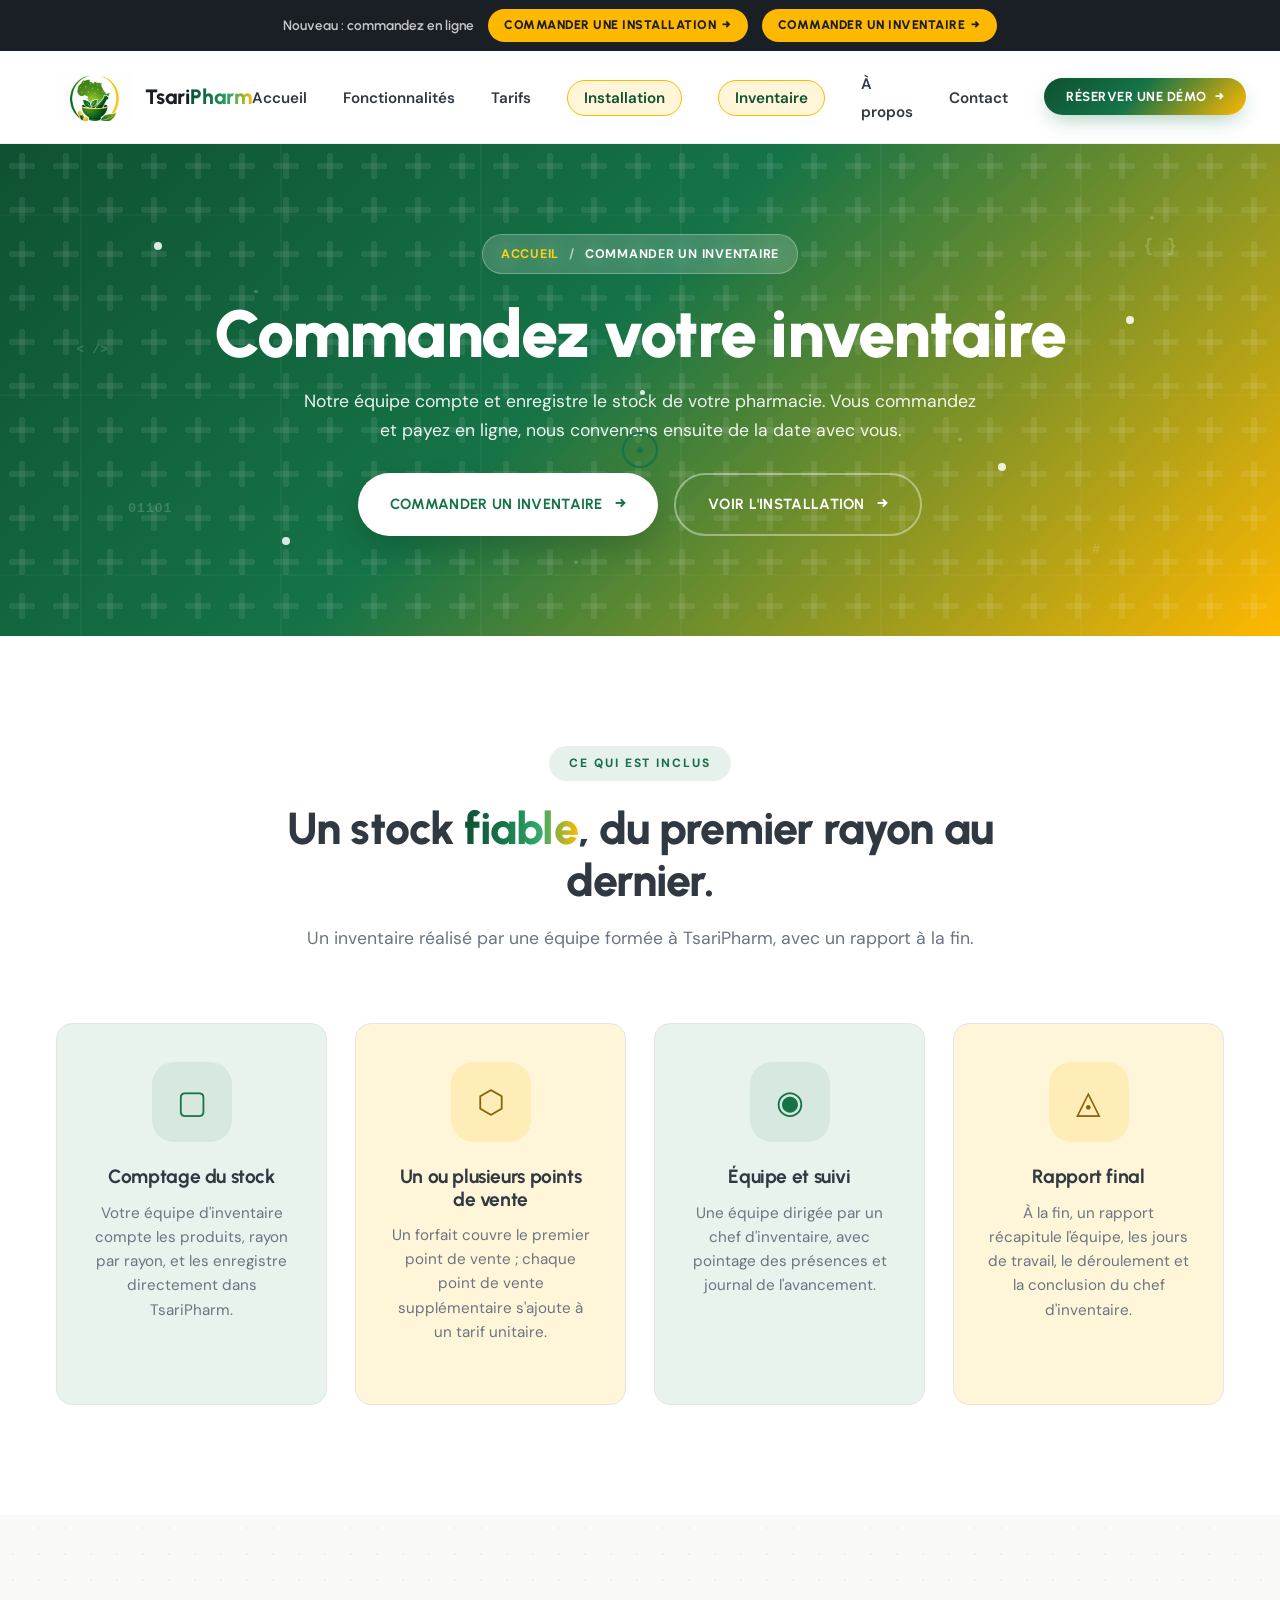
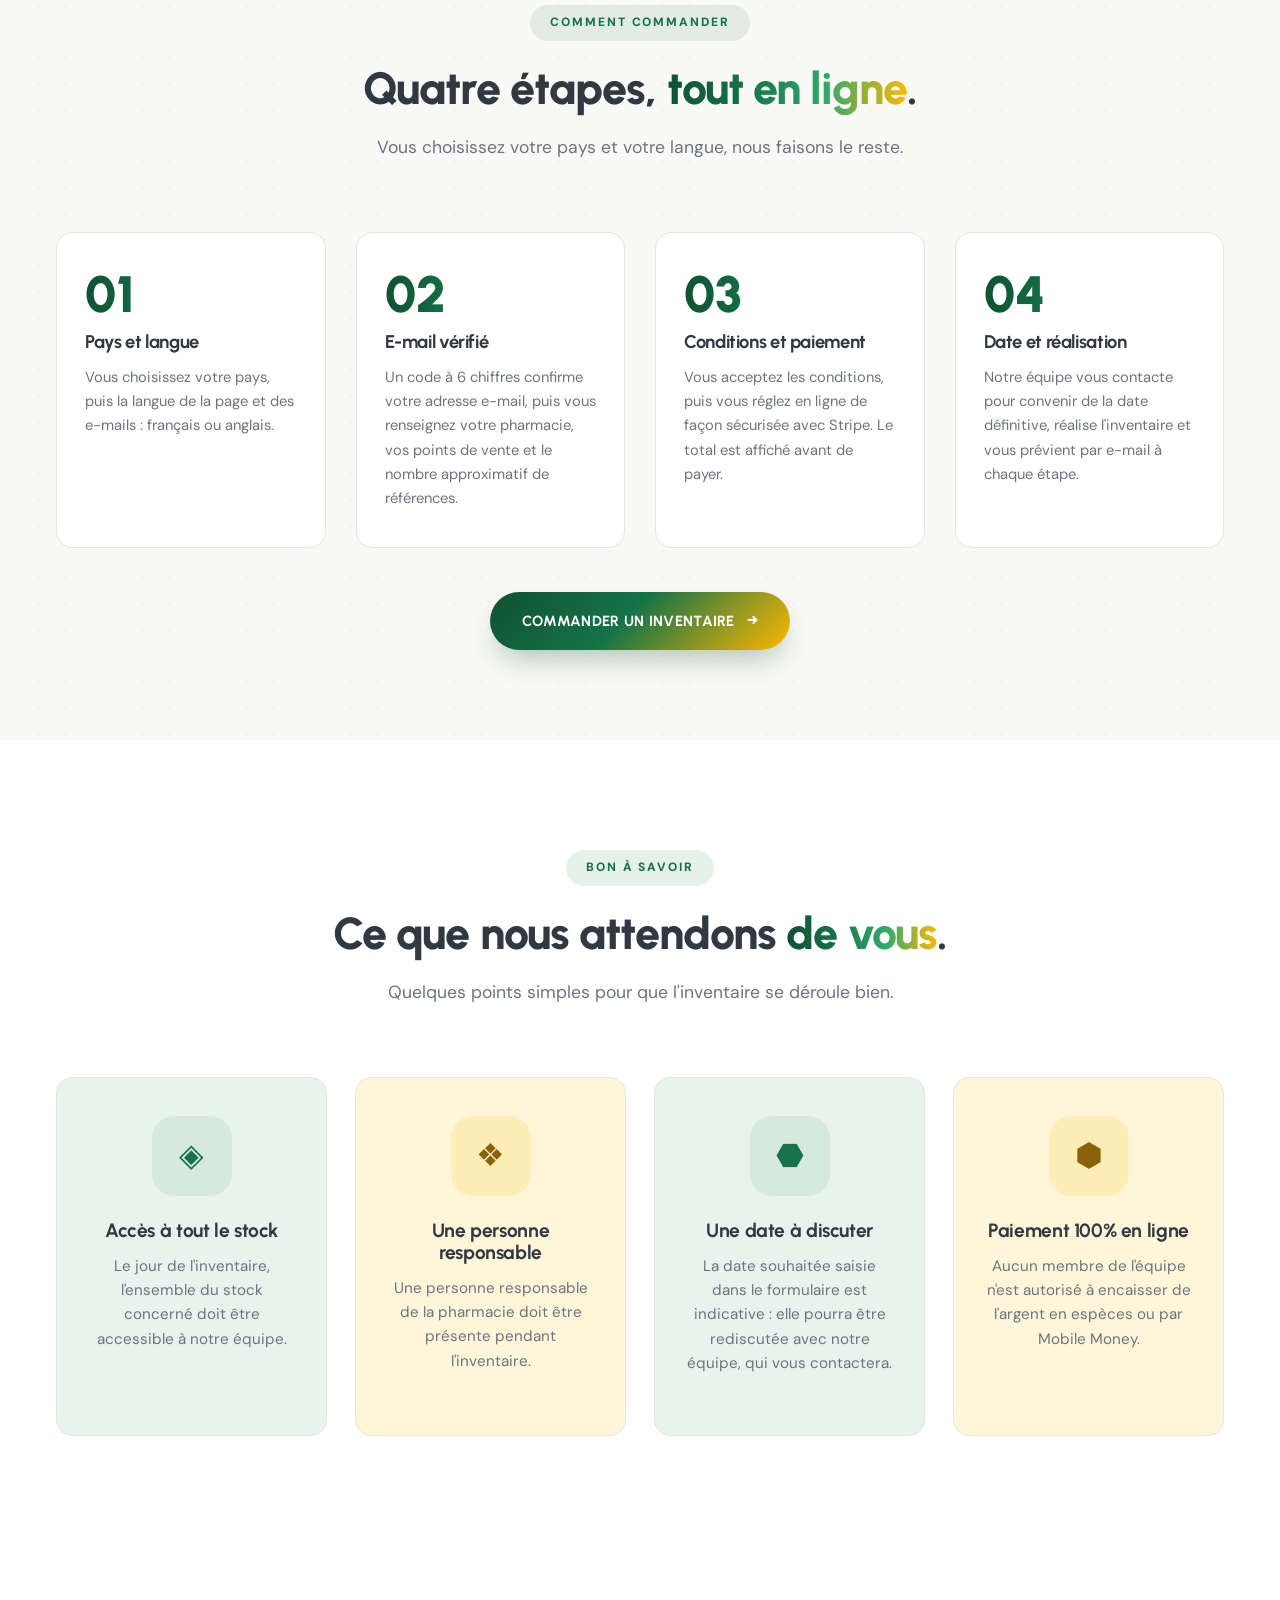
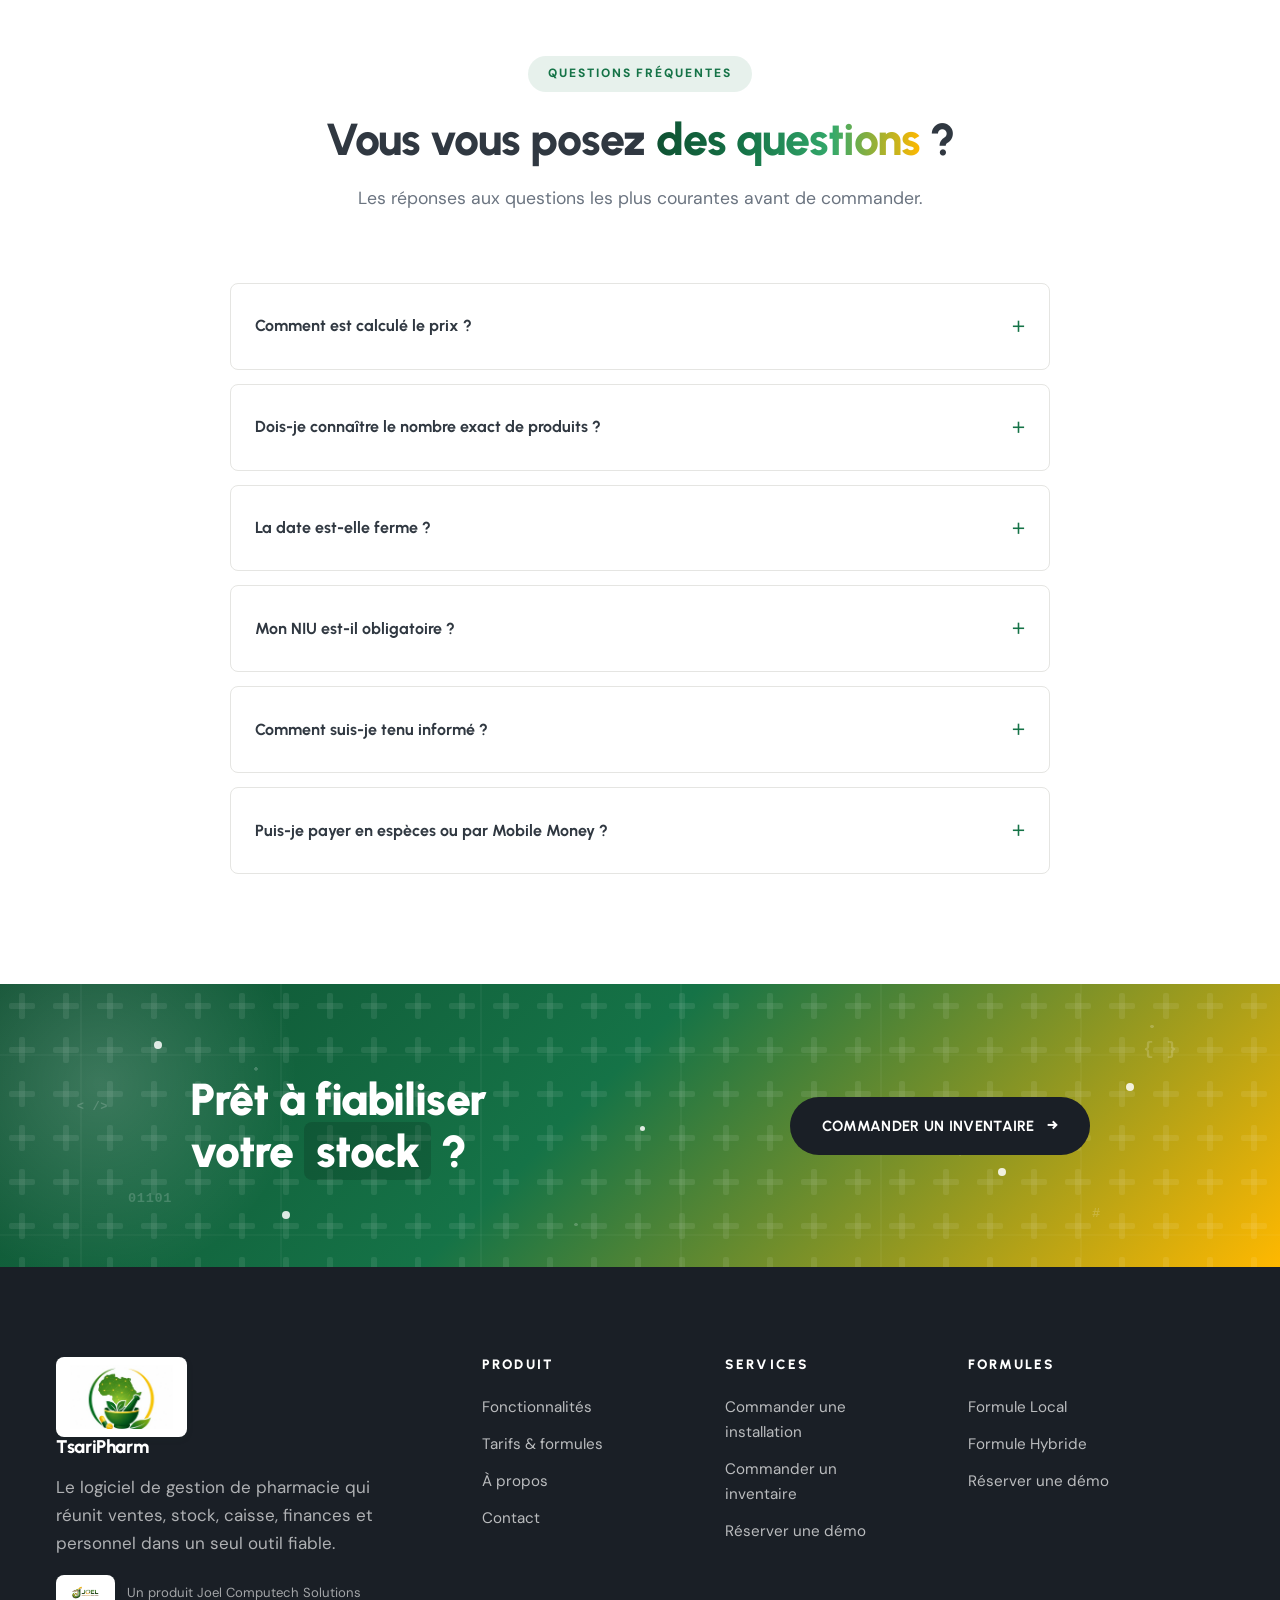
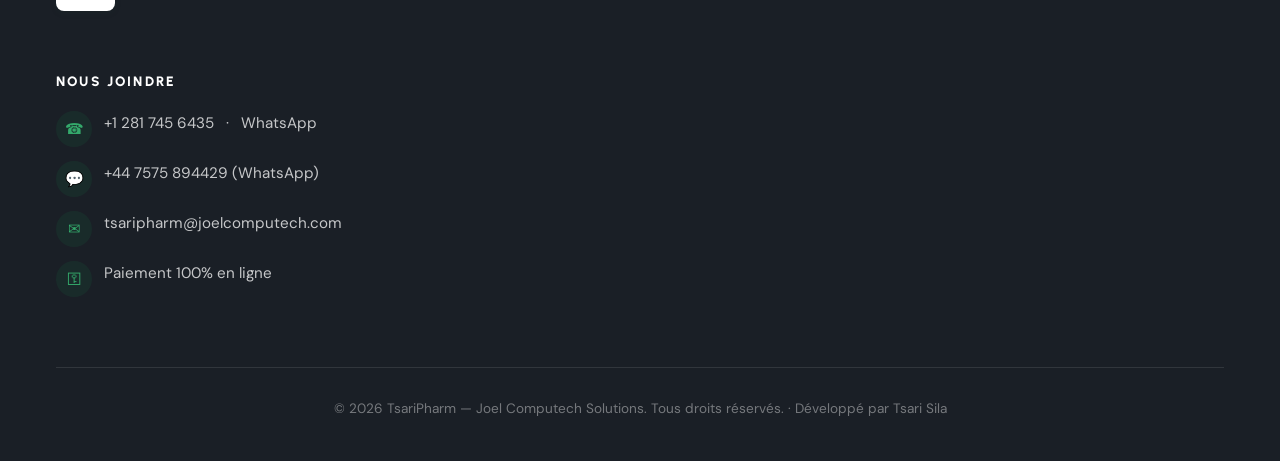
<file: inventaire.html>
<!DOCTYPE html>
<html lang="fr">
<head>
    <meta charset="UTF-8">
    <meta name="viewport" content="width=device-width, initial-scale=1.0">
    <title>Commander un inventaire | TsariPharm</title>
    <link rel="icon" href="assets/tsaripharm-icon.jpg" type="image/jpeg">
    <meta name="description" content="Commandez en ligne l'inventaire du stock de votre pharmacie, réalisé par l'équipe TsariPharm : forfait, points de vente, suivi par e-mail.">
    <link rel="preconnect" href="https://fonts.googleapis.com">
    <link rel="preconnect" href="https://fonts.gstatic.com" crossorigin>
    <link href="https://fonts.googleapis.com/css2?family=DM+Sans:wght@400;500;600;700&family=Urbanist:wght@400;500;600;700;800;900&display=swap" rel="stylesheet">
    <link rel="stylesheet" href="style.css">
</head>
<body>
    <div class="promo-bar" role="region" aria-label="Services en ligne">
        <span class="promo-bar-text">Nouveau : commandez en ligne</span>
        <a href="installation.html" class="promo-bar-link"><span class="pl-full">Commander une installation</span><span class="pl-short">Installation</span></a>
        <a href="inventaire.html" class="promo-bar-link"><span class="pl-full">Commander un inventaire</span><span class="pl-short">Inventaire</span></a>
    </div>
    <nav>
        <a href="index.html" class="nav-logo"><img src="assets/tsaripharm-icon.jpg" alt="TsariPharm"><span class="nav-logo-text">Tsari<em>Pharm</em></span></a>
        <ul class="nav-links">
            <li><a href="index.html">Accueil</a></li>
            <li><a href="fonctionnalites.html">Fonctionnalités</a></li>
            <li><a href="tarifs.html">Tarifs</a></li>
            <li><a href="installation.html" class="nav-order">Installation</a></li>
            <li><a href="inventaire.html" class="nav-order">Inventaire</a></li>
            <li><a href="a-propos.html">À propos</a></li>
            <li><a href="contact.html">Contact</a></li>
            <li><a href="demo.html" class="nav-cta"><span>Réserver une démo</span></a></li>
        </ul>
    </nav>

    <header class="page-hero">
        <nav class="breadcrumb">
            <a href="index.html">Accueil</a>
            <span class="sep">/</span>
            <span>Commander un inventaire</span>
        </nav>
        <h1>Commandez votre inventaire</h1>
        <p>Notre équipe compte et enregistre le stock de votre pharmacie. Vous commandez et payez en ligne, nous convenons ensuite de la date avec vous.</p>
        <div class="hero-btns" style="justify-content:center; margin-top:28px;">
            <a href="https://tsaripharm-admin.joelcomputech.com/inventaire" target="_blank" rel="noopener" class="btn btn-primary"><span>Commander un inventaire</span></a>
            <a href="installation.html" class="btn btn-ghost"><span>Voir l'installation</span></a>
        </div>
    </header>

    <main>
        <section>
            <div class="section-head">
                <span class="pill">Ce qui est inclus</span>
                <h2>Un stock <em>fiable</em>, du premier rayon au dernier.</h2>
                <p>Un inventaire réalisé par une équipe formée à TsariPharm, avec un rapport à la fin.</p>
            </div>
            <div class="svc-grid svc-grid--4">
                <div class="svc-card">
                    <div class="svc-icon">▢</div>
                    <h3>Comptage du stock</h3>
                    <p>Votre équipe d'inventaire compte les produits, rayon par rayon, et les enregistre directement dans TsariPharm.</p>
                </div>
                <div class="svc-card">
                    <div class="svc-icon">⬡</div>
                    <h3>Un ou plusieurs points de vente</h3>
                    <p>Un forfait couvre le premier point de vente ; chaque point de vente supplémentaire s'ajoute à un tarif unitaire.</p>
                </div>
                <div class="svc-card">
                    <div class="svc-icon">◉</div>
                    <h3>Équipe et suivi</h3>
                    <p>Une équipe dirigée par un chef d'inventaire, avec pointage des présences et journal de l'avancement.</p>
                </div>
                <div class="svc-card">
                    <div class="svc-icon">◬</div>
                    <h3>Rapport final</h3>
                    <p>À la fin, un rapport récapitule l'équipe, les jours de travail, le déroulement et la conclusion du chef d'inventaire.</p>
                </div>
            </div>
        </section>

        <section class="process-section section-full" style="padding: 90px 56px;">
            <div style="max-width: var(--container); margin: 0 auto;">
                <div class="section-head">
                    <span class="pill">Comment commander</span>
                    <h2>Quatre étapes, <em>tout en ligne</em>.</h2>
                    <p>Vous choisissez votre pays et votre langue, nous faisons le reste.</p>
                </div>
                <div class="process-grid">
                    <div class="process-step">
                        <span class="process-num">01</span>
                        <h3>Pays et langue</h3>
                        <p>Vous choisissez votre pays, puis la langue de la page et des e-mails : français ou anglais.</p>
                    </div>
                    <div class="process-step">
                        <span class="process-num">02</span>
                        <h3>E-mail vérifié</h3>
                        <p>Un code à 6 chiffres confirme votre adresse e-mail, puis vous renseignez votre pharmacie, vos points de vente et le nombre approximatif de références.</p>
                    </div>
                    <div class="process-step">
                        <span class="process-num">03</span>
                        <h3>Conditions et paiement</h3>
                        <p>Vous acceptez les conditions, puis vous réglez en ligne de façon sécurisée avec Stripe. Le total est affiché avant de payer.</p>
                    </div>
                    <div class="process-step">
                        <span class="process-num">04</span>
                        <h3>Date et réalisation</h3>
                        <p>Notre équipe vous contacte pour convenir de la date définitive, réalise l'inventaire et vous prévient par e-mail à chaque étape.</p>
                    </div>
                </div>
                <div style="text-align:center; margin-top:44px;">
                    <a href="https://tsaripharm-admin.joelcomputech.com/inventaire" target="_blank" rel="noopener" class="btn btn-orange"><span>Commander un inventaire</span></a>
                </div>
            </div>
        </section>

        <section>
            <div class="section-head">
                <span class="pill">Bon à savoir</span>
                <h2>Ce que nous attendons <em>de vous</em>.</h2>
                <p>Quelques points simples pour que l'inventaire se déroule bien.</p>
            </div>
            <div class="svc-grid svc-grid--4">
                <div class="svc-card">
                    <div class="svc-icon">◈</div>
                    <h3>Accès à tout le stock</h3>
                    <p>Le jour de l'inventaire, l'ensemble du stock concerné doit être accessible à notre équipe.</p>
                </div>
                <div class="svc-card">
                    <div class="svc-icon">❖</div>
                    <h3>Une personne responsable</h3>
                    <p>Une personne responsable de la pharmacie doit être présente pendant l'inventaire.</p>
                </div>
                <div class="svc-card">
                    <div class="svc-icon">⬣</div>
                    <h3>Une date à discuter</h3>
                    <p>La date souhaitée saisie dans le formulaire est indicative : elle pourra être rediscutée avec notre équipe, qui vous contactera.</p>
                </div>
                <div class="svc-card">
                    <div class="svc-icon">⬢</div>
                    <h3>Paiement 100% en ligne</h3>
                    <p>Aucun membre de l'équipe n'est autorisé à encaisser de l'argent en espèces ou par Mobile Money.</p>
                </div>
            </div>
        </section>

        <section>
            <div class="section-head">
                <span class="pill">Questions fréquentes</span>
                <h2>Vous vous posez <em>des questions</em> ?</h2>
                <p>Les réponses aux questions les plus courantes avant de commander.</p>
            </div>
            <div class="faq-list">
                <details class="faq-item">
                    <summary>Comment est calculé le prix ?</summary>
                    <p>Un forfait couvre le premier point de vente et un montant s'ajoute par point de vente supplémentaire. Les montants hors taxe, la taxe et le total à payer s'affichent dans le formulaire, avant le paiement.</p>
                </details>
                <details class="faq-item">
                    <summary>Dois-je connaître le nombre exact de produits ?</summary>
                    <p>Non, une estimation suffit. Le nombre de références est une indication pour préparer l'équipe : seul le nombre de points de vente influence le tarif.</p>
                </details>
                <details class="faq-item">
                    <summary>La date est-elle ferme ?</summary>
                    <p>Non. La date souhaitée est indicative. Après votre paiement, notre équipe vous contacte pour convenir ensemble de la date définitive.</p>
                </details>
                <details class="faq-item">
                    <summary>Mon NIU est-il obligatoire ?</summary>
                    <p>Non, le NIU / numéro de contribuable est facultatif pour un inventaire.</p>
                </details>
                <details class="faq-item">
                    <summary>Comment suis-je tenu informé ?</summary>
                    <p>Par e-mail, dans la langue que vous avez choisie : confirmation de la commande, puis à chaque changement d'état (à réaliser, planifié, en cours, terminé).</p>
                </details>
                <details class="faq-item">
                    <summary>Puis-je payer en espèces ou par Mobile Money ?</summary>
                    <p>Non. Tous les paiements se font exclusivement en ligne.</p>
                </details>
            </div>
        </section>
    </main>

    <section class="cta-band section-full">
        <div class="cta-inner">
            <h2>Prêt à fiabiliser<br>votre <em style="font-style:normal; background: rgba(0,0,0,0.15); padding: 2px 12px; border-radius: 8px;">stock</em> ?</h2>
            <a href="https://tsaripharm-admin.joelcomputech.com/inventaire" target="_blank" rel="noopener" class="btn btn-dark"><span>Commander un inventaire</span></a>
        </div>
    </section>

    <footer>
        <div class="footer-grid">
            <div>
                <span class="logo-chip"><img src="assets/tsaripharm-icon.jpg" alt="TsariPharm" class="footer-logo"></span>
                <h3>TsariPharm</h3>
                <p style="margin-top:14px; color: rgba(255,255,255,0.65);">Le logiciel de gestion de pharmacie qui réunit ventes, stock, caisse, finances et personnel dans un seul outil fiable.</p>
                <div class="joel-credit">
                    <span class="logo-chip"><img src="assets/joelcomputech-logo.png" alt="Joel Computech Solutions"></span>
                    <span>Un produit Joel Computech Solutions</span>
                </div>
            </div>
            <div class="footer-links">
                <h4>Produit</h4>
                <a href="fonctionnalites.html">Fonctionnalités</a>
                <a href="tarifs.html">Tarifs &amp; formules</a>
                <a href="a-propos.html">À propos</a>
                <a href="contact.html">Contact</a>
            </div>
            <div class="footer-links">
                <h4>Services</h4>
                <a href="installation.html">Commander une installation</a>
                <a href="inventaire.html">Commander un inventaire</a>
                <a href="demo.html">Réserver une démo</a>
            </div>
            <div class="footer-links">
                <h4>Formules</h4>
                <a href="tarifs.html#local">Formule Local</a>
                <a href="tarifs.html#hybride">Formule Hybride</a>
                <a href="demo.html">Réserver une démo</a>
            </div>
            <div>
                <h4>Nous joindre</h4>
                <div class="footer-contact">
                    <div><span class="ico">☎</span><a href="tel:+12817456435">+1 281 745 6435</a> · <a href="https://wa.me/12817456435?text=Bonjour%2C%20j%27ai%20besoin%20du%20logiciel%20TsariPharm%20pour%20ma%20pharmacie." target="_blank" rel="noopener">WhatsApp</a></div>
                    <div><span class="ico">💬</span><a href="https://wa.me/447575894429?text=Bonjour%2C%20j%27ai%20besoin%20du%20logiciel%20TsariPharm%20pour%20ma%20pharmacie." target="_blank" rel="noopener">+44 7575 894429 (WhatsApp)</a></div>
                    <div><span class="ico">✉</span><a href="mailto:tsaripharm@joelcomputech.com">tsaripharm@joelcomputech.com</a></div>
                    <div><span class="ico">⚿</span><span>Paiement 100% en ligne</span></div>
                </div>
            </div>
        </div>
        <div class="footer-bottom">&copy; 2026 TsariPharm — Joel Computech Solutions. Tous droits réservés. · Développé par Tsari Sila</div>
    </footer>
    <script src="animations.js" defer></script>
</body>
</html>
</file>
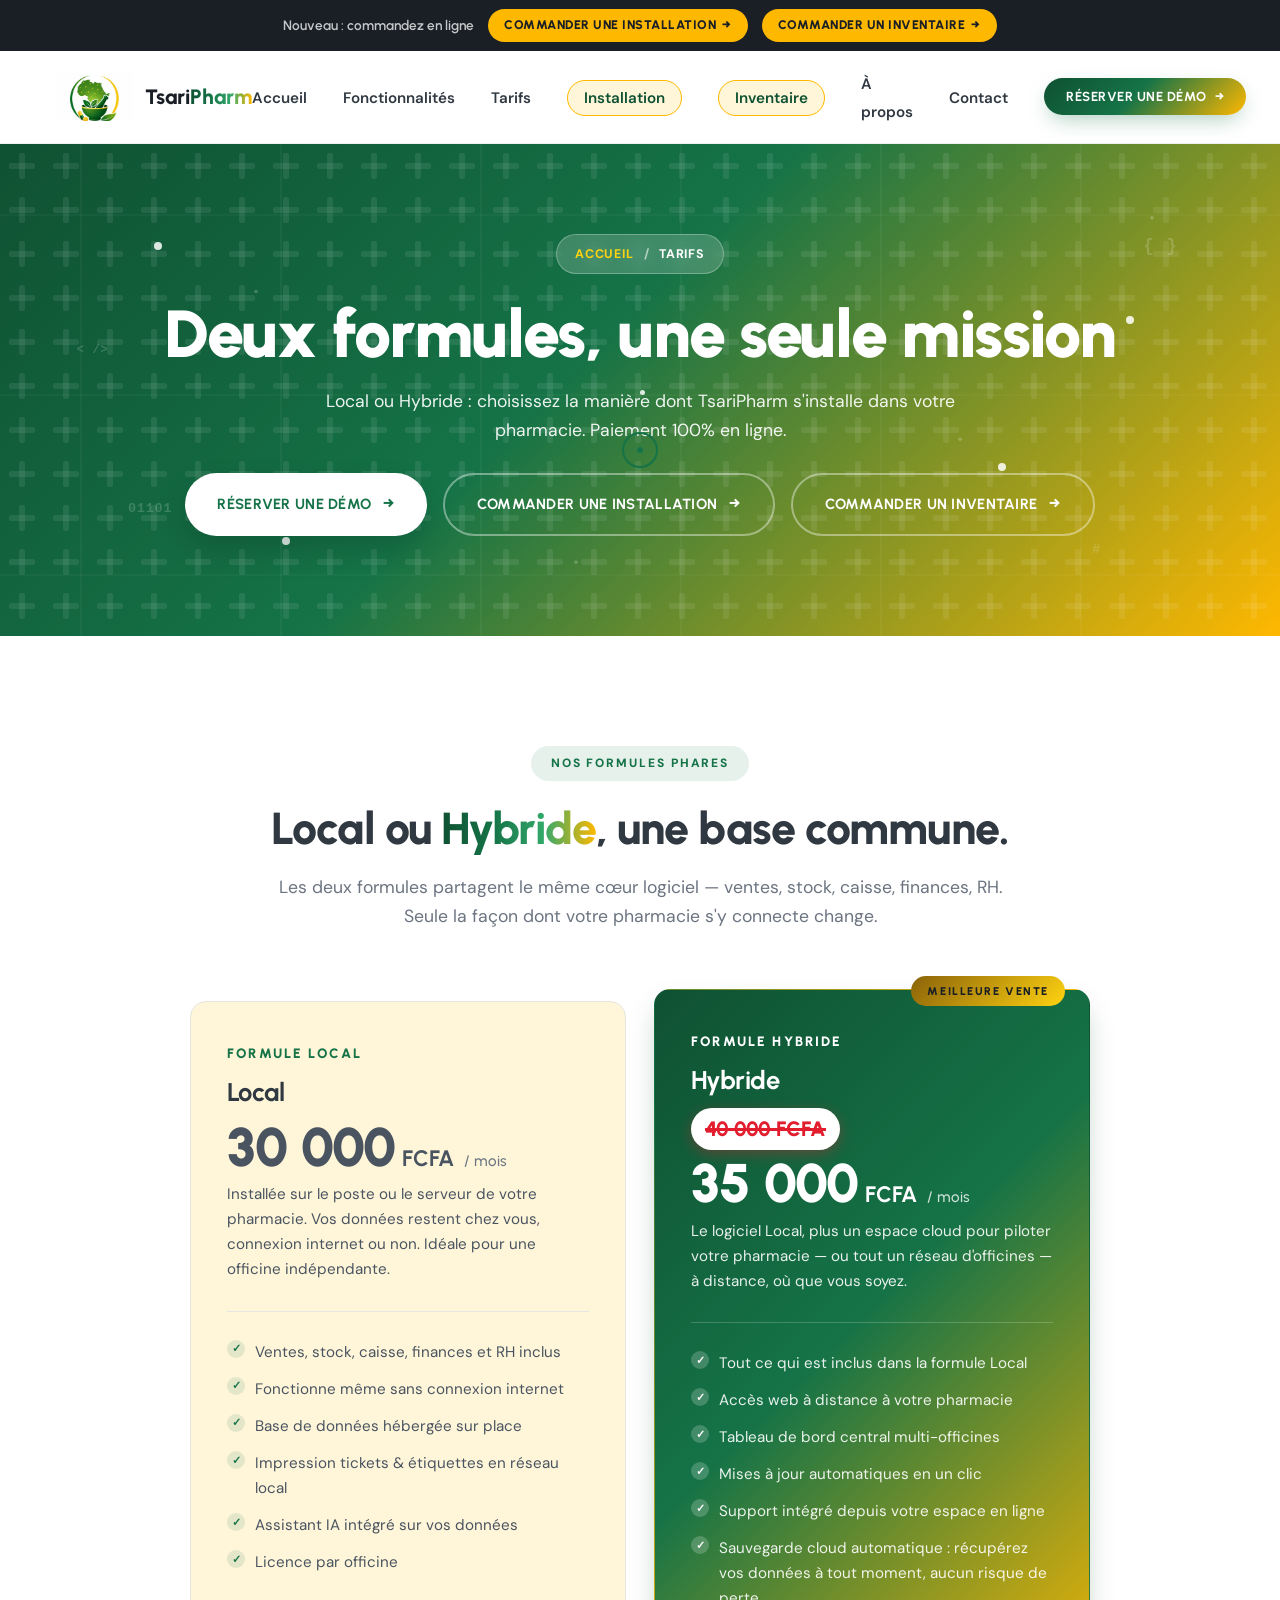
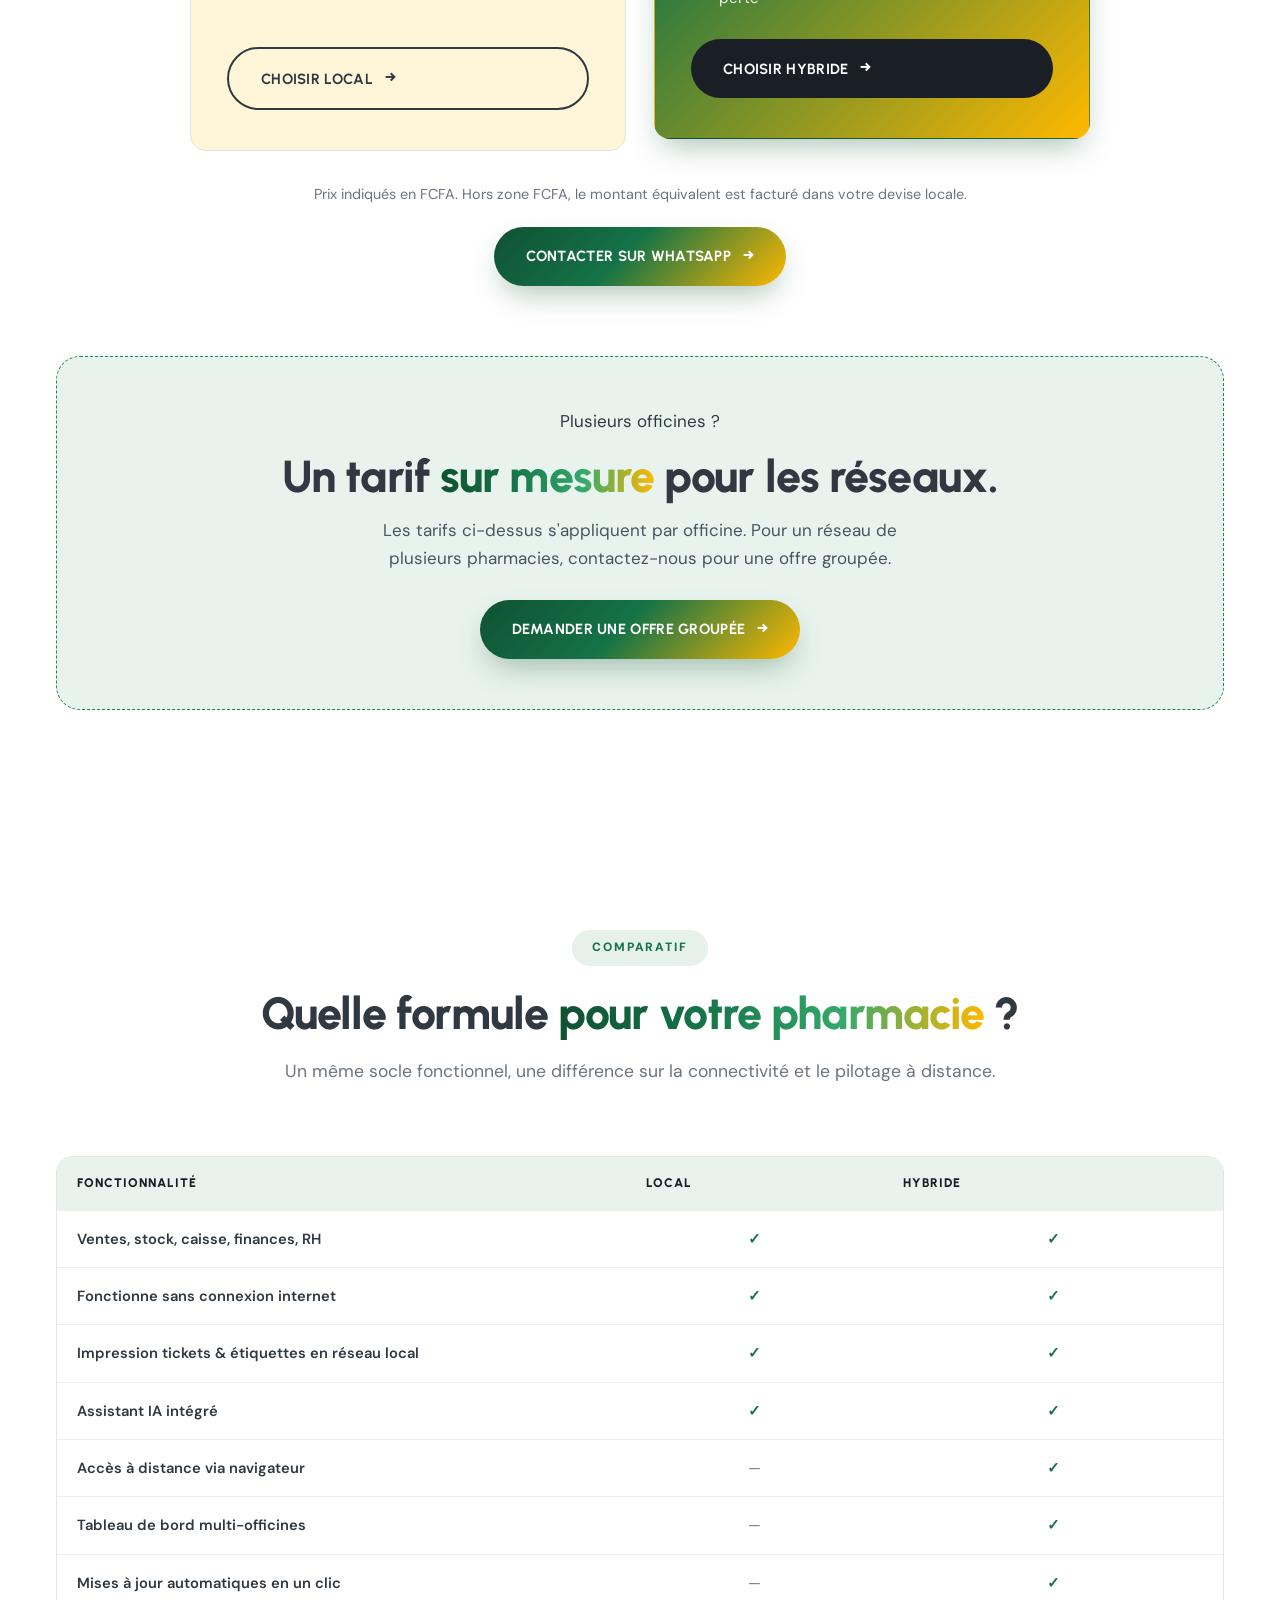
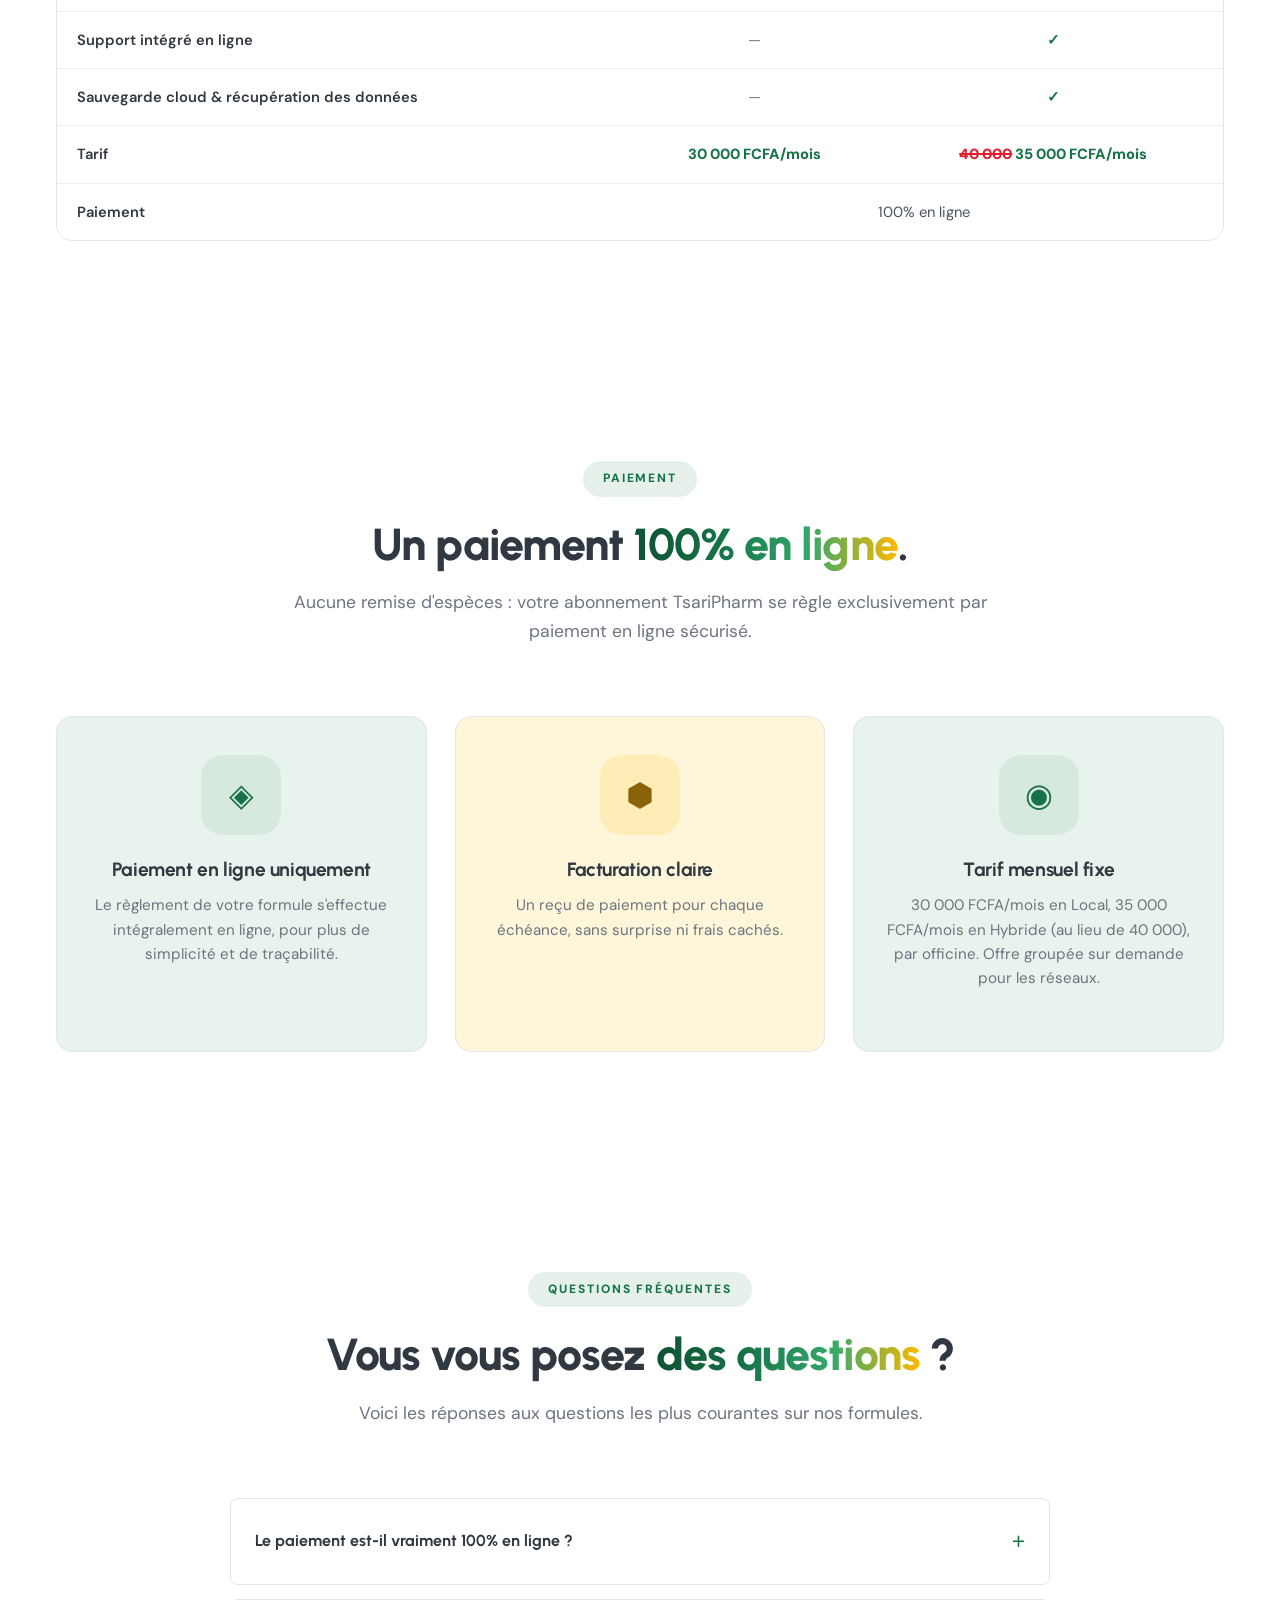
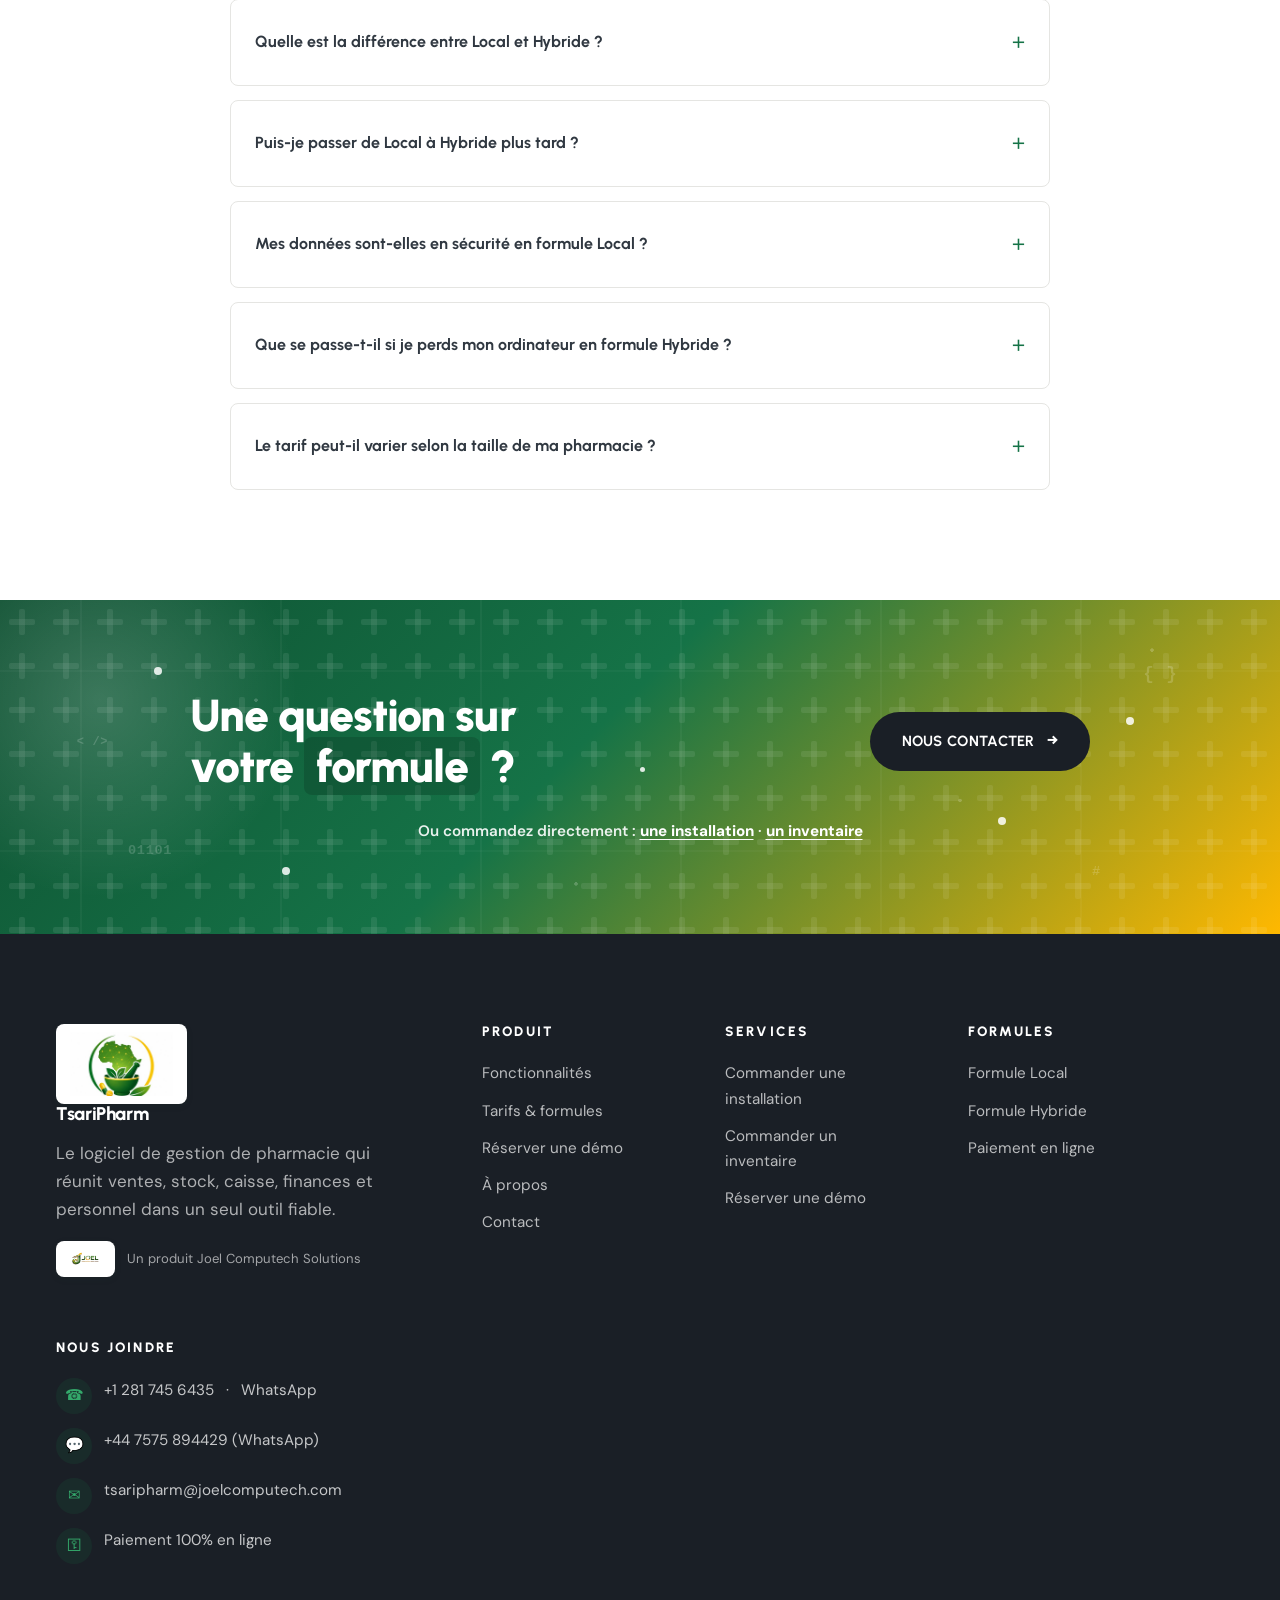
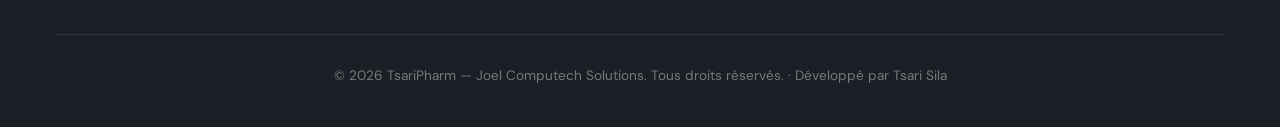
<file: tarifs.html>
<!DOCTYPE html>
<html lang="fr">
<head>
    <meta charset="UTF-8">
    <meta name="viewport" content="width=device-width, initial-scale=1.0">
    <title>Tarifs &amp; formules | TsariPharm</title>
    <link rel="icon" href="assets/tsaripharm-icon.jpg" type="image/jpeg">
    <meta name="description" content="TsariPharm est disponible en deux formules phares : Local (30 000 FCFA/mois) et Hybride (35 000 FCFA/mois, au lieu de 40 000). Paiement 100% en ligne.">
    <link rel="preconnect" href="https://fonts.googleapis.com">
    <link rel="preconnect" href="https://fonts.gstatic.com" crossorigin>
    <link href="https://fonts.googleapis.com/css2?family=DM+Sans:wght@400;500;600;700&family=Urbanist:wght@400;500;600;700;800;900&display=swap" rel="stylesheet">
    <link rel="stylesheet" href="style.css">
</head>
<body>
    <div class="promo-bar" role="region" aria-label="Services en ligne">
        <span class="promo-bar-text">Nouveau : commandez en ligne</span>
        <a href="installation.html" class="promo-bar-link"><span class="pl-full">Commander une installation</span><span class="pl-short">Installation</span></a>
        <a href="inventaire.html" class="promo-bar-link"><span class="pl-full">Commander un inventaire</span><span class="pl-short">Inventaire</span></a>
    </div>
    <nav>
        <a href="index.html" class="nav-logo"><img src="assets/tsaripharm-icon.jpg" alt="TsariPharm"><span class="nav-logo-text">Tsari<em>Pharm</em></span></a>
        <ul class="nav-links">
            <li><a href="index.html">Accueil</a></li>
            <li><a href="fonctionnalites.html">Fonctionnalités</a></li>
            <li><a href="tarifs.html">Tarifs</a></li>
            <li><a href="installation.html" class="nav-order">Installation</a></li>
            <li><a href="inventaire.html" class="nav-order">Inventaire</a></li>
            <li><a href="a-propos.html">À propos</a></li>
            <li><a href="contact.html">Contact</a></li>
            <li><a href="demo.html" class="nav-cta"><span>Réserver une démo</span></a></li>
        </ul>
    </nav>

    <header class="page-hero">
        <nav class="breadcrumb">
            <a href="index.html">Accueil</a>
            <span class="sep">/</span>
            <span>Tarifs</span>
        </nav>
        <h1>Deux formules, une seule mission</h1>
        <p>Local ou Hybride : choisissez la manière dont TsariPharm s'installe dans votre pharmacie. Paiement 100% en ligne.</p>
        <div class="hero-btns">
            <a href="demo.html" class="btn btn-primary"><span>Réserver une démo</span></a>
            <a href="installation.html" class="btn btn-ghost"><span>Commander une installation</span></a>
            <a href="inventaire.html" class="btn btn-ghost"><span>Commander un inventaire</span></a>
        </div>
    </header>

    <main>
        <section>
            <div class="section-head">
                <span class="pill">Nos formules phares</span>
                <h2>Local ou <em>Hybride</em>, une base commune.</h2>
                <p>Les deux formules partagent le même cœur logiciel — ventes, stock, caisse, finances, RH. Seule la façon dont votre pharmacie s'y connecte change.</p>
            </div>

            <div class="pricing-grid pricing-grid--2">
                <div class="price-card" id="local" style="scroll-margin-top:110px;">
                    <span class="price-tier">Formule Local</span>
                    <h3>Local</h3>
                    <p class="price-amount">30 000 <span class="currency">FCFA</span><span class="period">/ mois</span></p>
                    <p class="price-desc">Installée sur le poste ou le serveur de votre pharmacie. Vos données restent chez vous, connexion internet ou non. Idéale pour une officine indépendante.</p>
                    <ul class="price-features">
                        <li>Ventes, stock, caisse, finances et RH inclus</li>
                        <li>Fonctionne même sans connexion internet</li>
                        <li>Base de données hébergée sur place</li>
                        <li>Impression tickets &amp; étiquettes en réseau local</li>
                        <li>Assistant IA intégré sur vos données</li>
                        <li>Licence par officine</li>
                    </ul>
                    <a href="contact.html" class="btn btn-outline-dark"><span>Choisir Local</span></a>
                </div>

                <div class="price-card featured" id="hybride" style="scroll-margin-top:110px;">
                    <span class="price-badge">Meilleure vente</span>
                    <span class="price-tier">Formule Hybride</span>
                    <h3>Hybride</h3>
                    <p class="price-old">40 000 FCFA</p>
                    <p class="price-amount">35 000 <span class="currency">FCFA</span><span class="period">/ mois</span></p>
                    <p class="price-desc">Le logiciel Local, plus un espace cloud pour piloter votre pharmacie — ou tout un réseau d'officines — à distance, où que vous soyez.</p>
                    <ul class="price-features">
                        <li>Tout ce qui est inclus dans la formule Local</li>
                        <li>Accès web à distance à votre pharmacie</li>
                        <li>Tableau de bord central multi-officines</li>
                        <li>Mises à jour automatiques en un clic</li>
                        <li>Support intégré depuis votre espace en ligne</li>
                        <li>Sauvegarde cloud automatique : récupérez vos données à tout moment, aucun risque de perte</li>
                    </ul>
                    <a href="contact.html" class="btn btn-dark"><span>Choisir Hybride</span></a>
                </div>
            </div>

            <div style="text-align:center; margin-top:32px;">
                <p style="font-size:0.9rem; color:var(--muted); margin-bottom:20px;">Prix indiqués en FCFA. Hors zone FCFA, le montant équivalent est facturé dans votre devise locale.</p>
                <a href="https://wa.me/12817456435?text=Bonjour%2C%20j%27ai%20besoin%20du%20logiciel%20TsariPharm%20pour%20ma%20pharmacie." target="_blank" rel="noopener" class="btn btn-orange"><span>Contacter sur WhatsApp</span></a>
            </div>

            <div style="margin-top: 70px; background: var(--green-soft); padding: 50px 40px; border-radius: var(--radius-lg); text-align: center; border: 1.5px dashed var(--green-3);">
                <span class="pill">Plusieurs officines ?</span>
                <h2 style="margin: 16px 0 14px;">Un tarif <em style="font-style:normal; background: var(--grad-pharma-h); -webkit-background-clip: text; background-clip: text; -webkit-text-fill-color: transparent;">sur mesure</em> pour les réseaux.</h2>
                <p style="margin-bottom: 28px; max-width: 580px; margin-left: auto; margin-right: auto;">Les tarifs ci-dessus s'appliquent par officine. Pour un réseau de plusieurs pharmacies, contactez-nous pour une offre groupée.</p>
                <a href="contact.html" class="btn btn-orange"><span>Demander une offre groupée</span></a>
            </div>
        </section>

        <!-- COMPARATIF -->
        <section>
            <div class="section-head">
                <span class="pill">Comparatif</span>
                <h2>Quelle formule <em>pour votre pharmacie</em> ?</h2>
                <p>Un même socle fonctionnel, une différence sur la connectivité et le pilotage à distance.</p>
            </div>
            <div class="compare-wrap">
                <table class="compare-table">
                    <thead>
                        <tr>
                            <th scope="col">Fonctionnalité</th>
                            <th scope="col">Local</th>
                            <th scope="col">Hybride</th>
                        </tr>
                    </thead>
                    <tbody>
                        <tr>
                            <th scope="row">Ventes, stock, caisse, finances, RH</th>
                            <td class="yes">✓</td>
                            <td class="yes">✓</td>
                        </tr>
                        <tr>
                            <th scope="row">Fonctionne sans connexion internet</th>
                            <td class="yes">✓</td>
                            <td class="yes">✓</td>
                        </tr>
                        <tr>
                            <th scope="row">Impression tickets &amp; étiquettes en réseau local</th>
                            <td class="yes">✓</td>
                            <td class="yes">✓</td>
                        </tr>
                        <tr>
                            <th scope="row">Assistant IA intégré</th>
                            <td class="yes">✓</td>
                            <td class="yes">✓</td>
                        </tr>
                        <tr>
                            <th scope="row">Accès à distance via navigateur</th>
                            <td class="no">—</td>
                            <td class="yes">✓</td>
                        </tr>
                        <tr>
                            <th scope="row">Tableau de bord multi-officines</th>
                            <td class="no">—</td>
                            <td class="yes">✓</td>
                        </tr>
                        <tr>
                            <th scope="row">Mises à jour automatiques en un clic</th>
                            <td class="no">—</td>
                            <td class="yes">✓</td>
                        </tr>
                        <tr>
                            <th scope="row">Support intégré en ligne</th>
                            <td class="no">—</td>
                            <td class="yes">✓</td>
                        </tr>
                        <tr>
                            <th scope="row">Sauvegarde cloud &amp; récupération des données</th>
                            <td class="no">—</td>
                            <td class="yes">✓</td>
                        </tr>
                        <tr>
                            <th scope="row">Tarif</th>
                            <td class="yes">30 000 FCFA/mois</td>
                            <td class="yes"><s class="price-table-old">40 000</s> 35 000 FCFA/mois</td>
                        </tr>
                        <tr>
                            <th scope="row">Paiement</th>
                            <td colspan="2">100% en ligne</td>
                        </tr>
                    </tbody>
                </table>
            </div>
        </section>

        <!-- PAIEMENT -->
        <section id="paiement" style="scroll-margin-top:110px;">
            <div class="section-head">
                <span class="pill">Paiement</span>
                <h2>Un paiement <em>100% en ligne</em>.</h2>
                <p>Aucune remise d'espèces : votre abonnement TsariPharm se règle exclusivement par paiement en ligne sécurisé.</p>
            </div>
            <div class="svc-grid">
                <div class="svc-card">
                    <div class="svc-icon">◈</div>
                    <h3>Paiement en ligne uniquement</h3>
                    <p>Le règlement de votre formule s'effectue intégralement en ligne, pour plus de simplicité et de traçabilité.</p>
                </div>
                <div class="svc-card">
                    <div class="svc-icon">⬢</div>
                    <h3>Facturation claire</h3>
                    <p>Un reçu de paiement pour chaque échéance, sans surprise ni frais cachés.</p>
                </div>
                <div class="svc-card">
                    <div class="svc-icon">◉</div>
                    <h3>Tarif mensuel fixe</h3>
                    <p>30 000 FCFA/mois en Local, 35 000 FCFA/mois en Hybride (au lieu de 40 000), par officine. Offre groupée sur demande pour les réseaux.</p>
                </div>
            </div>
        </section>

        <!-- FAQ -->
        <section>
            <div class="section-head">
                <span class="pill">Questions fréquentes</span>
                <h2>Vous vous posez <em>des questions</em> ?</h2>
                <p>Voici les réponses aux questions les plus courantes sur nos formules.</p>
            </div>
            <div class="faq-list">
                <details class="faq-item">
                    <summary>Le paiement est-il vraiment 100% en ligne ?</summary>
                    <p>Oui. TsariPharm se paie exclusivement en ligne, quelle que soit la formule choisie : 30 000 FCFA/mois en Local, 35 000 FCFA/mois en Hybride (au lieu de 40 000).</p>
                </details>
                <details class="faq-item">
                    <summary>Quelle est la différence entre Local et Hybride ?</summary>
                    <p>La formule Local installe TsariPharm entièrement sur le poste ou le serveur de votre pharmacie. La formule Hybride ajoute un espace cloud pour l'accès à distance, le pilotage multi-officines et les mises à jour automatiques.</p>
                </details>
                <details class="faq-item">
                    <summary>Puis-je passer de Local à Hybride plus tard ?</summary>
                    <p>Oui. Vous pouvez démarrer en formule Local et évoluer vers la formule Hybride lorsque votre pharmacie ou votre réseau d'officines grandit.</p>
                </details>
                <details class="faq-item">
                    <summary>Mes données sont-elles en sécurité en formule Local ?</summary>
                    <p>Oui. En formule Local, vos données restent stockées sur votre propre poste ou serveur, sous votre contrôle exclusif.</p>
                </details>
                <details class="faq-item">
                    <summary>Que se passe-t-il si je perds mon ordinateur en formule Hybride ?</summary>
                    <p>Vos données sont sauvegardées automatiquement dans le cloud : vous pouvez les récupérer à tout moment, même après une panne, un vol ou une perte de matériel. Avec la formule Hybride, il n'y a aucun risque de perte de données.</p>
                </details>
                <details class="faq-item">
                    <summary>Le tarif peut-il varier selon la taille de ma pharmacie ?</summary>
                    <p>Le tarif affiché s'applique par officine. Si vous gérez plusieurs pharmacies, contactez-nous pour une offre groupée adaptée à votre réseau.</p>
                </details>
            </div>
        </section>
    </main>

    <section class="cta-band section-full">
        <div class="cta-inner">
            <h2>Une question sur<br>votre <em style="font-style:normal; background: rgba(0,0,0,0.15); padding: 2px 12px; border-radius: 8px;">formule</em> ?</h2>
            <a href="contact.html" class="btn btn-dark"><span>Nous contacter</span></a>
        </div>
        <p class="cta-order">Ou commandez directement : <a href="installation.html">une installation</a> · <a href="inventaire.html">un inventaire</a></p>
    </section>

    <footer>
        <div class="footer-grid">
            <div>
                <span class="logo-chip"><img src="assets/tsaripharm-icon.jpg" alt="TsariPharm" class="footer-logo"></span>
                <h3>TsariPharm</h3>
                <p style="margin-top:14px; color: rgba(255,255,255,0.65);">Le logiciel de gestion de pharmacie qui réunit ventes, stock, caisse, finances et personnel dans un seul outil fiable.</p>
                <div class="joel-credit">
                    <span class="logo-chip"><img src="assets/joelcomputech-logo.png" alt="Joel Computech Solutions"></span>
                    <span>Un produit Joel Computech Solutions</span>
                </div>
            </div>
            <div class="footer-links">
                <h4>Produit</h4>
                <a href="fonctionnalites.html">Fonctionnalités</a>
                <a href="tarifs.html">Tarifs &amp; formules</a>
                <a href="demo.html">Réserver une démo</a>
                <a href="a-propos.html">À propos</a>
                <a href="contact.html">Contact</a>
            </div>
            <div class="footer-links">
                <h4>Services</h4>
                <a href="installation.html">Commander une installation</a>
                <a href="inventaire.html">Commander un inventaire</a>
                <a href="demo.html">Réserver une démo</a>
            </div>
            <div class="footer-links">
                <h4>Formules</h4>
                <a href="tarifs.html#local">Formule Local</a>
                <a href="tarifs.html#hybride">Formule Hybride</a>
                <a href="tarifs.html#paiement">Paiement en ligne</a>
            </div>
            <div>
                <h4>Nous joindre</h4>
                <div class="footer-contact">
                    <div><span class="ico">☎</span><a href="tel:+12817456435">+1 281 745 6435</a> · <a href="https://wa.me/12817456435?text=Bonjour%2C%20j%27ai%20besoin%20du%20logiciel%20TsariPharm%20pour%20ma%20pharmacie." target="_blank" rel="noopener">WhatsApp</a></div>
                    <div><span class="ico">💬</span><a href="https://wa.me/447575894429?text=Bonjour%2C%20j%27ai%20besoin%20du%20logiciel%20TsariPharm%20pour%20ma%20pharmacie." target="_blank" rel="noopener">+44 7575 894429 (WhatsApp)</a></div>
                    <div><span class="ico">✉</span><a href="mailto:tsaripharm@joelcomputech.com">tsaripharm@joelcomputech.com</a></div>
                    <div><span class="ico">⚿</span><span>Paiement 100% en ligne</span></div>
                </div>
            </div>
        </div>
        <div class="footer-bottom">&copy; 2026 TsariPharm — Joel Computech Solutions. Tous droits réservés. · Développé par Tsari Sila</div>
    </footer>
    <script src="animations.js" defer></script>
</body>
</html>
</file>
<file: style.css>
/* =========================================================
   TsariPharm — gestion de pharmacie, design émeraude & or
   ========================================================= */

:root {
  --white: #ffffff;
  --bg: #ffffff;
  --bg-soft: #f9f9f7;
  --bg-grey: #eeeeee;
  --ink: #303841;
  --ink-deep: #1a1f26;
  --ink-soft: #4a5460;
  --muted: #6b7480;
  --line: #e5e5e2;
  --line-soft: #f0efeb;

  /* Brand: emerald green + pharma gold-yellow (couleurs du vrai logo TsariPharm) */
  --green-1: #0f5132;       /* deep emerald (trust) */
  --green-2: #157347;       /* main green — primary brand */
  --green-3: #1a8a55;       /* fresh action green */
  --green-4: #34a96b;       /* hover/highlight */
  --green-soft: #e8f3ed;    /* subtle green background tint */
  --gold-1: #8a6209;        /* deep amber — AA-safe for text on white (~5.9:1) */
  --gold-2: #ffb800;        /* main pharma yellow (logo TsariPharm) */
  --gold-3: #ffd311;        /* bright yellow (logo TsariPharm) */
  --gold-soft: #fff6da;     /* subtle yellow background tint */
  --orange-1: #157347;       /* alias = brand green */
  --orange-2: #1a8a55;
  --orange-3: #34a96b;
  --orange-4: #ffb800;
  --orange-5: #ffd311;
  --grad-orange: linear-gradient(135deg, #0f5132 0%, #157347 50%, #1a8a55 100%);
  --grad-orange-h: linear-gradient(90deg, #0f5132, #157347, #1a8a55, #34a96b);
  --grad-green: linear-gradient(135deg, #0f5132 0%, #1a8a55 100%);
  --grad-gold: linear-gradient(135deg, #8a6209 0%, #ffd311 100%);
  --grad-gold-h: linear-gradient(90deg, #8a6209, #ffb800, #ffd311);
  --grad-pharma: linear-gradient(135deg, #0f5132 0%, #157347 45%, #ffb800 100%);
  --grad-pharma-h: linear-gradient(90deg, #0f5132, #157347, #34a96b, #ffb800);

  --primary: #157347;
  --primary-hover: #0f5132;

  --radius: 8px;
  --radius-md: 16px;
  --radius-lg: 24px;
  --radius-pill: 999px;

  --shadow-sm: 0 2px 8px rgba(14,77,43,0.06);
  --shadow-md: 0 12px 32px -8px rgba(14,77,43,0.15);
  --shadow-lg: 0 30px 80px -20px rgba(14,77,43,0.3);
  --shadow-orange: 0 14px 30px -8px rgba(14,77,43,0.35);
  --shadow-gold: 0 14px 30px -8px rgba(255,184,0,0.35);

  --container: 1280px;
  --ease: cubic-bezier(0.22, 1, 0.36, 1);
}

* { margin: 0; padding: 0; box-sizing: border-box; }
html { scroll-behavior: smooth; -webkit-font-smoothing: antialiased; -moz-osx-font-smoothing: grayscale; }

body {
  font-family: 'DM Sans', -apple-system, BlinkMacSystemFont, sans-serif;
  background: var(--bg);
  color: var(--ink);
  line-height: 1.65;
  font-size: 17px;
  overflow-x: hidden;
}

::selection { background: var(--orange-1); color: var(--white); }

h1, h2, h3, h4 {
  font-family: 'Urbanist', 'Inter', sans-serif;
  font-weight: 800;
  color: var(--ink);
  letter-spacing: -0.02em;
  line-height: 1.15;
}
h1 { font-size: clamp(2.4rem, 5.2vw, 4.2rem); font-weight: 900; }
h2 { font-size: clamp(1.9rem, 3.6vw, 2.8rem); font-weight: 800; }
h3 { font-size: 1.25rem; font-weight: 700; }
h4 { font-size: 0.78rem; font-weight: 800; text-transform: uppercase; letter-spacing: 0.18em; }

p { color: var(--ink-soft); }
a { color: inherit; text-decoration: none; }

/* =========================================================
   AMBIENT BACKGROUND PATTERNS (dotted grids, blobs)
   ========================================================= */
.dot-grid {
  background-image: radial-gradient(rgba(21,115,71,0.12) 1px, transparent 1px);
  background-size: 22px 22px;
}

/* =========================================================
   NAVIGATION
   ========================================================= */
nav {
  position: sticky; top: 0; z-index: 1100;
  display: flex; align-items: center; justify-content: space-between;
  padding: 18px 56px;
  background: rgba(255,255,255,0.95);
  backdrop-filter: saturate(180%) blur(18px);
  border-bottom: 1px solid var(--line-soft);
  transition: padding 0.4s var(--ease), box-shadow 0.4s var(--ease);
}
nav.is-scrolled {
  padding: 12px 56px;
  box-shadow: 0 4px 24px rgba(48,56,65,0.06);
}
.nav-logo { display: flex; align-items: center; gap: 12px; }
.nav-logo img {
  height: 48px; width: auto; display: block;
  transition: transform 0.4s var(--ease), height 0.4s var(--ease);
}
nav.is-scrolled .nav-logo img { height: 40px; }
.nav-logo:hover img { transform: scale(1.04) rotate(-2deg); }
.nav-logo-text {
  font-family: 'Urbanist', sans-serif;
  font-weight: 800;
  font-size: 1.3rem;
  letter-spacing: -0.01em;
  color: var(--ink-deep);
  white-space: nowrap;
  transition: font-size 0.4s var(--ease);
}
.nav-logo-text em {
  font-style: normal;
  background: var(--grad-pharma-h);
  -webkit-background-clip: text;
  background-clip: text;
  -webkit-text-fill-color: transparent;
}
nav.is-scrolled .nav-logo-text { font-size: 1.15rem; }

.nav-links {
  display: flex; align-items: center; gap: 36px; list-style: none;
}
.nav-links a:not(.nav-cta) {
  color: var(--ink); font-size: 0.95rem; font-weight: 600;
  position: relative; padding: 8px 0;
  transition: color 0.3s var(--ease);
}
.nav-links a:not(.nav-cta)::after {
  content: ""; position: absolute; left: 50%; bottom: 0;
  width: 0; height: 2px; background: var(--grad-pharma-h);
  transform: translateX(-50%);
  transition: width 0.4s var(--ease);
}
.nav-links a:not(.nav-cta):hover { color: var(--orange-1); }
.nav-links a:not(.nav-cta):hover::after { width: 100%; }

.nav-cta {
  display: inline-flex !important;
  align-items: center;
  gap: 8px;
  background: var(--grad-pharma) !important;
  color: var(--white) !important;
  padding: 12px 22px !important;
  border-radius: var(--radius-pill);
  font-family: 'Urbanist', sans-serif;
  font-weight: 700 !important;
  font-size: 0.82rem !important;
  letter-spacing: 0.04em;
  text-transform: uppercase;
  white-space: nowrap;
  line-height: 1;
  box-shadow: 0 8px 22px -6px rgba(21,115,71,0.4);
  transition: transform 0.35s var(--ease), box-shadow 0.35s var(--ease), background 0.35s var(--ease);
  position: relative;
  overflow: hidden;
  border: none;
}
.nav-cta::before {
  content: ""; position: absolute; inset: 0;
  background: linear-gradient(135deg, #0f5132, #1a8a55);
  opacity: 0;
  transition: opacity 0.4s var(--ease);
  z-index: 0;
}
.nav-cta::after {
  content: "→";
  font-size: 1em;
  line-height: 1;
  position: relative;
  z-index: 1;
  transition: transform 0.35s var(--ease);
  display: inline-block;
}
.nav-cta span {
  position: relative;
  z-index: 1;
  display: inline-block;
}
.nav-cta:hover {
  transform: translateY(-2px);
  box-shadow: 0 14px 30px -8px rgba(21,115,71,0.55);
}
.nav-cta:hover::before { opacity: 1; }
.nav-cta:hover::after { transform: translateX(4px); }

/* Override the generic underline animation that other nav-links have */
.nav-cta::after,
.nav-cta::before { animation: none !important; }

/* =========================================================
   LAYOUT
   ========================================================= */
section {
  padding: 110px 56px;
  max-width: var(--container);
  margin: 0 auto;
}
.section-full {
  max-width: 100%;
  padding-left: 0; padding-right: 0;
}

/* =========================================================
   ANIMATED TECH BACKGROUND (constellation network)
   ========================================================= */
.tech-bg {
  position: absolute;
  inset: 0;
  width: 100%;
  height: 100%;
  pointer-events: none;
  z-index: 0;
}
.tech-bg canvas {
  position: absolute;
  inset: 0;
  width: 100%;
  height: 100%;
  display: block;
  opacity: 0.85;
}

/* Layer of circuit-like SVG patterns */
.tech-bg::before {
  content: "";
  position: absolute;
  inset: 0;
  background-image:
    /* horizontal circuit lines */
    linear-gradient(90deg, transparent 0, transparent 40%, rgba(255,255,255,0.08) 40%, rgba(255,255,255,0.08) 41%, transparent 41%),
    /* vertical circuit lines */
    linear-gradient(0deg, transparent 0, transparent 60%, rgba(255,255,255,0.06) 60%, rgba(255,255,255,0.06) 61%, transparent 61%),
    /* dotted nodes */
    radial-gradient(circle at 20% 30%, rgba(255,255,255,0.4) 1.5px, transparent 2px),
    radial-gradient(circle at 75% 60%, rgba(255,255,255,0.4) 1.5px, transparent 2px),
    radial-gradient(circle at 45% 85%, rgba(255,255,255,0.4) 1.5px, transparent 2px),
    radial-gradient(circle at 90% 15%, rgba(255,255,255,0.4) 1.5px, transparent 2px);
  background-size: 200px 200px, 180px 180px, 100% 100%, 100% 100%, 100% 100%, 100% 100%;
  opacity: 0.5;
  animation: jcCircuitDrift 30s linear infinite;
}

@keyframes jcCircuitDrift {
  from { background-position: 0 0, 0 0, 0 0, 0 0, 0 0, 0 0; }
  to { background-position: 200px 0, 0 200px, 0 0, 0 0, 0 0, 0 0; }
}

/* Pulse dots floating around */
.tech-pulse {
  position: absolute;
  width: 8px; height: 8px;
  border-radius: 50%;
  background: rgba(255,255,255,0.85);
  box-shadow: 0 0 0 0 rgba(255,255,255,0.6);
  animation: jcDotPulse 3s ease-in-out infinite;
}
.tech-pulse.p1 { top: 20%; left: 12%; animation-delay: 0s; }
.tech-pulse.p2 { top: 65%; left: 78%; animation-delay: 0.8s; }
.tech-pulse.p3 { top: 35%; left: 88%; animation-delay: 1.6s; }
.tech-pulse.p4 { top: 80%; left: 22%; animation-delay: 2.2s; }
.tech-pulse.p5 { top: 50%; left: 50%; animation-delay: 1.2s; width: 5px; height: 5px; }

@keyframes jcDotPulse {
  0%, 100% { box-shadow: 0 0 0 0 rgba(255,255,255,0.6); opacity: 1; }
  50% { box-shadow: 0 0 0 18px rgba(255,255,255,0); opacity: 0.7; }
}

/* Floating tech badges (binary, hex, code symbols) */
.tech-glyph {
  position: absolute;
  font-family: 'JetBrains Mono', 'Consolas', monospace;
  color: rgba(255,255,255,0.18);
  font-weight: 600;
  font-size: 0.85rem;
  pointer-events: none;
  user-select: none;
  letter-spacing: 0.05em;
  animation: jcGlyphFloat 14s ease-in-out infinite alternate;
}
.tech-glyph.g1 { top: 18%; right: 8%; animation-delay: 0s; font-size: 1.1rem; }
.tech-glyph.g2 { top: 72%; left: 10%; animation-delay: 2s; }
.tech-glyph.g3 { top: 40%; left: 6%; animation-delay: 4s; font-size: 0.75rem; }
.tech-glyph.g4 { bottom: 15%; right: 14%; animation-delay: 1s; }

@keyframes jcGlyphFloat {
  0% { transform: translate(0,0); opacity: 0.18; }
  50% { opacity: 0.32; }
  100% { transform: translate(15px, -20px); opacity: 0.12; }
}

/* =========================================================
   HERO — vibrant orange gradient bandeau
   ========================================================= */
.hero {
  position: relative;
  background: var(--grad-pharma);
  color: var(--white);
  padding: 100px 56px 120px;
  margin: 0;
  max-width: 100%;
  overflow: hidden;
}
.hero::before {
  content: ""; position: absolute; inset: 0;
  background-image: url("data:image/svg+xml,%3Csvg xmlns='http://www.w3.org/2000/svg' width='44' height='44'%3E%3Cg fill='white' fill-opacity='0.16'%3E%3Crect x='19' y='9' width='6' height='26' rx='2'/%3E%3Crect x='9' y='19' width='26' height='6' rx='2'/%3E%3C/g%3E%3C/svg%3E");
  background-size: 44px 44px;
  opacity: 0.5;
  pointer-events: none;
  z-index: 1;
}
.hero::after {
  content: ""; position: absolute;
  top: -200px; right: -150px; width: 600px; height: 600px;
  background: radial-gradient(circle, rgba(255,255,255,0.18), transparent 70%);
  border-radius: 50%;
  pointer-events: none;
  animation: jcFloat 12s ease-in-out infinite alternate;
}
@keyframes jcFloat {
  0% { transform: translate(0,0) scale(1); }
  100% { transform: translate(-40px, 60px) scale(1.1); }
}
.hero-inner {
  max-width: var(--container);
  margin: 0 auto;
  display: grid;
  grid-template-columns: 1fr 1.2fr;
  gap: 60px;
  align-items: center;
  position: relative; z-index: 2;
}
.hero-eyebrow {
  display: inline-flex; align-items: center; gap: 10px;
  background: var(--gold-2);
  padding: 8px 18px;
  border-radius: var(--radius-pill);
  font-size: 0.78rem; font-weight: 800;
  letter-spacing: 0.14em; text-transform: uppercase;
  color: var(--ink-deep);
  border: none;
  box-shadow: var(--shadow-gold);
  margin-bottom: 28px;
}
.hero-eyebrow::before {
  content: ""; width: 8px; height: 8px;
  background: var(--ink-deep); border-radius: 50%;
  box-shadow: 0 0 0 4px rgba(26,31,38,0.25);
  animation: jcPulse 2s ease-in-out infinite;
}
@keyframes jcPulse {
  50% { box-shadow: 0 0 0 10px rgba(255,255,255,0); }
}
.hero h1 {
  color: var(--white);
  font-weight: 900;
  margin-bottom: 24px;
  letter-spacing: -0.035em;
  line-height: 1.05;
}
.hero h1 em {
  font-style: normal;
  background: linear-gradient(180deg, transparent 60%, rgba(255,255,255,0.3) 60%);
  padding: 0 6px;
  border-radius: 4px;
}
.hero p.lead {
  font-size: 1.2rem;
  color: rgba(255,255,255,0.92);
  max-width: 540px;
  margin-bottom: 36px;
  line-height: 1.6;
}
.hero-btns { display: flex; gap: 16px; flex-wrap: wrap; }

.hero-illustration {
  position: relative;
  aspect-ratio: 1/1;
  border-radius: var(--radius-lg);
  background: rgba(255,255,255,0.1);
  backdrop-filter: blur(12px);
  border: 1px solid rgba(255,255,255,0.2);
  padding: 40px;
  display: flex; align-items: center; justify-content: center;
  overflow: hidden;
}
.hero-illustration img {
  width: 100%; height: 100%;
  object-fit: cover;
  border-radius: var(--radius-md);
  box-shadow: 0 30px 60px -10px rgba(0,0,0,0.3);
}
/* Floating tags around illustration */
.float-tag {
  position: absolute;
  background: var(--white);
  color: var(--ink);
  padding: 12px 18px;
  border-radius: var(--radius-pill);
  font-size: 0.82rem; font-weight: 700;
  display: inline-flex; align-items: center; gap: 8px;
  box-shadow: 0 14px 30px rgba(0,0,0,0.15);
  z-index: 3;
}
.float-tag .dot {
  width: 8px; height: 8px; border-radius: 50%; background: var(--orange-1);
}
.float-tag.t1 { top: 24px; left: -16px; animation: jcFloatA 5s ease-in-out infinite alternate; }
.float-tag.t2 { bottom: 80px; right: -20px; animation: jcFloatB 6s ease-in-out infinite alternate; }
.float-tag.t3 { bottom: 20px; left: 30px; animation: jcFloatA 7s ease-in-out infinite alternate; }
@keyframes jcFloatA { 100% { transform: translateY(-12px); } }
@keyframes jcFloatB { 100% { transform: translateY(14px); } }

/* =========================================================
   BUTTONS
   ========================================================= */
.btn {
  display: inline-flex; align-items: center; gap: 12px;
  padding: 16px 32px;
  border-radius: var(--radius-pill);
  font-weight: 700; font-size: 0.92rem;
  font-family: 'Urbanist', sans-serif;
  letter-spacing: 0.02em;
  text-transform: uppercase;
  cursor: pointer;
  border: none;
  transition: all 0.4s var(--ease);
  position: relative;
  overflow: hidden;
}
.btn::after {
  content: "→";
  display: inline-block;
  font-size: 1.1em;
  transition: transform 0.4s var(--ease);
}
.btn:hover::after { transform: translateX(6px); }

.btn-primary {
  background: var(--white);
  color: var(--orange-1);
  box-shadow: 0 14px 30px rgba(0,0,0,0.15);
}
.btn-primary:hover {
  background: var(--ink-deep);
  color: var(--white);
  transform: translateY(-3px);
  box-shadow: 0 20px 40px rgba(0,0,0,0.25);
}
.btn-orange {
  background: var(--grad-pharma);
  color: var(--white);
  box-shadow: var(--shadow-orange);
}
.btn-orange:hover {
  transform: translateY(-3px);
  box-shadow: 0 22px 44px -6px rgba(21,115,71,0.5);
}
.btn-ghost {
  background: transparent;
  color: var(--white);
  border: 2px solid rgba(255,255,255,0.4);
}
.btn-ghost:hover {
  background: var(--white);
  color: var(--ink-deep);
  border-color: var(--white);
}
.btn-dark {
  background: var(--ink-deep);
  color: var(--white);
}
.btn-dark:hover {
  background: var(--orange-1);
}
.btn-outline-dark {
  background: transparent;
  color: var(--ink);
  border: 2px solid var(--ink);
}
.btn-outline-dark:hover {
  background: var(--ink);
  color: var(--white);
  border-color: var(--ink);
}

/* =========================================================
   SECTION HEADERS
   ========================================================= */
.section-head {
  max-width: 760px;
  margin: 0 auto 70px;
  text-align: center;
}
.section-head .pill {
  display: inline-block;
  background: rgba(21,115,71,0.1);
  color: var(--orange-1);
  padding: 8px 20px;
  border-radius: var(--radius-pill);
  font-size: 0.75rem;
  font-weight: 800;
  letter-spacing: 0.16em;
  text-transform: uppercase;
  margin-bottom: 22px;
}
.section-head h2 {
  margin-bottom: 18px;
  color: var(--ink);
}
.section-head h2 em {
  font-style: normal;
  background: var(--grad-pharma-h);
  -webkit-background-clip: text;
  background-clip: text;
  -webkit-text-fill-color: transparent;
}
.section-head p {
  font-size: 1.1rem;
  color: var(--muted);
}

/* =========================================================
   SERVICE CARDS — icon style like centrictech
   ========================================================= */
.svc-grid {
  display: grid;
  grid-template-columns: repeat(3, 1fr);
  gap: 28px;
}
.svc-card {
  position: relative;
  background: var(--green-soft);
  border: 1px solid var(--line);
  border-radius: var(--radius-md);
  padding: 38px 32px;
  text-align: center;
  transition: all 0.5s var(--ease);
  overflow: hidden;
}
.svc-card:nth-child(even) { background: var(--gold-soft); }
.svc-card::before {
  content: ""; position: absolute;
  top: 0; left: 0; right: 0; height: 4px;
  background: var(--grad-pharma-h);
  transform: scaleX(0);
  transform-origin: left;
  transition: transform 0.5s var(--ease);
}
.svc-card:hover {
  transform: translateY(-8px);
  box-shadow: var(--shadow-md);
  border-color: transparent;
  background: var(--white);
}
.svc-card:hover::before { transform: scaleX(1); }

.svc-icon {
  width: 80px; height: 80px;
  margin: 0 auto 24px;
  border-radius: 22px;
  background: rgba(21,115,71,0.08);
  display: flex; align-items: center; justify-content: center;
  font-size: 2rem;
  color: var(--orange-1);
  transition: all 0.5s var(--ease);
  position: relative;
}
.svc-card:nth-child(even) .svc-icon { background: rgba(255,184,0,0.16); color: var(--gold-1); }
.svc-card:hover .svc-icon {
  background: var(--grad-pharma);
  color: var(--white);
  transform: rotate(-8deg) scale(1.05);
  box-shadow: var(--shadow-orange);
}
.svc-card h3 {
  font-size: 1.2rem;
  margin-bottom: 12px;
  color: var(--ink);
}
.svc-card p {
  font-size: 0.95rem;
  color: var(--muted);
  margin-bottom: 22px;
  line-height: 1.6;
}
.svc-link {
  display: inline-flex; align-items: center; gap: 6px;
  font-size: 0.82rem;
  font-weight: 700;
  font-family: 'Urbanist', sans-serif;
  text-transform: uppercase;
  letter-spacing: 0.1em;
  color: var(--orange-1);
  padding: 10px 22px;
  background: rgba(21,115,71,0.08);
  border-radius: var(--radius-pill);
  transition: all 0.4s var(--ease);
}
.svc-link:hover {
  background: var(--grad-pharma);
  color: var(--white);
  gap: 10px;
}

/* =========================================================
   ABOUT SPLIT
   ========================================================= */
.about-split {
  display: grid;
  grid-template-columns: 1fr 1fr;
  gap: 70px;
  align-items: center;
}
.about-split .pill { display: inline-block; background: rgba(21,115,71,0.1); color: var(--orange-1); padding: 8px 20px; border-radius: var(--radius-pill); font-size: 0.75rem; font-weight: 800; letter-spacing: 0.16em; text-transform: uppercase; margin-bottom: 22px; }
.about-split h2 { margin-bottom: 22px; }
.about-split h2 em { font-style: normal; background: var(--grad-pharma-h); -webkit-background-clip: text; background-clip: text; -webkit-text-fill-color: transparent; }
.about-split p { margin-bottom: 18px; font-size: 1.02rem; }

.about-image {
  position: relative;
  aspect-ratio: 5/4;
  border-radius: var(--radius-lg);
  overflow: hidden;
  box-shadow: var(--shadow-md);
}
.about-image img {
  width: 100%; height: 100%; object-fit: cover;
  transition: transform 1.2s var(--ease);
}
.about-image:hover img { transform: scale(1.06); }
.about-image::after {
  content: "";
  position: absolute;
  bottom: -30px; right: -30px;
  width: 220px; height: 220px;
  background: var(--grad-orange);
  border-radius: 50%;
  opacity: 0.15;
  z-index: -1;
}
.about-badge {
  position: absolute;
  bottom: 24px; left: 24px;
  background: var(--white);
  padding: 18px 22px;
  border-radius: var(--radius-md);
  display: flex; align-items: center; gap: 14px;
  box-shadow: var(--shadow-md);
}
.about-badge .num {
  font-family: 'Urbanist', sans-serif;
  font-size: 2.2rem;
  font-weight: 900;
  background: var(--grad-pharma-h);
  -webkit-background-clip: text;
  background-clip: text;
  -webkit-text-fill-color: transparent;
  line-height: 1;
}
.about-badge .lbl {
  font-size: 0.78rem;
  color: var(--muted);
  font-weight: 600;
  max-width: 110px;
}

/* =========================================================
   PROCESS — horizontal steps
   ========================================================= */
.process-section {
  background: var(--bg-soft);
  position: relative;
}
.process-section::before {
  content: ""; position: absolute; inset: 0;
  background-image: radial-gradient(rgba(21,115,71,0.08) 1px, transparent 1px);
  background-size: 26px 26px;
  opacity: 0.6;
  pointer-events: none;
}
.process-grid {
  display: grid;
  grid-template-columns: repeat(4, 1fr);
  gap: 30px;
  position: relative; z-index: 1;
}
.process-step {
  background: var(--white);
  padding: 36px 28px;
  border-radius: var(--radius-md);
  border: 1px solid var(--line);
  position: relative;
  transition: all 0.5s var(--ease);
}
.process-step::before {
  content: "";
  position: absolute;
  top: -1px; left: -1px; right: -1px; bottom: -1px;
  border-radius: var(--radius-md);
  background: var(--grad-pharma);
  opacity: 0;
  z-index: -1;
  transition: opacity 0.4s var(--ease);
}
.process-step:hover {
  transform: translateY(-6px);
  box-shadow: var(--shadow-md);
  border-color: transparent;
}
.process-num {
  font-family: 'Urbanist', sans-serif;
  font-size: 3.2rem;
  font-weight: 900;
  background: var(--grad-pharma-h);
  -webkit-background-clip: text;
  background-clip: text;
  -webkit-text-fill-color: transparent;
  line-height: 1;
  margin-bottom: 12px;
  display: block;
}
.process-step h3 {
  font-size: 1.15rem;
  margin-bottom: 12px;
  color: var(--ink);
}
.process-step p {
  font-size: 0.92rem;
  color: var(--muted);
}

/* =========================================================
   STATS BANDEAU (light)
   ========================================================= */
.stats-section {
  background: var(--white);
  padding: 80px 56px;
}
.stats-grid {
  max-width: var(--container);
  margin: 0 auto;
  display: grid;
  grid-template-columns: repeat(4, 1fr);
  gap: 24px;
  text-align: center;
}
.stat-item {
  padding: 24px;
  border-radius: var(--radius-md);
  transition: all 0.4s var(--ease);
}
.stat-item:hover {
  background: var(--bg-soft);
  transform: translateY(-4px);
}
.stat-num {
  font-family: 'Urbanist', sans-serif;
  font-size: 4rem;
  font-weight: 900;
  background: var(--grad-pharma-h);
  -webkit-background-clip: text;
  background-clip: text;
  -webkit-text-fill-color: transparent;
  line-height: 1;
  display: block;
  margin-bottom: 10px;
}
.stat-lbl {
  font-size: 1rem;
  color: var(--ink);
  font-weight: 600;
}

/* =========================================================
   TESTIMONIAL — orange band
   ========================================================= */
.testi-section {
  background: var(--grad-orange);
  color: var(--white);
  padding: 110px 56px;
  position: relative;
  overflow: hidden;
}
.testi-section::before {
  content: ""; position: absolute; inset: 0;
  background-image: radial-gradient(rgba(255,255,255,0.15) 1.2px, transparent 1.2px);
  background-size: 24px 24px;
  opacity: 0.25;
  z-index: 1;
}
.testi-inner {
  max-width: 1100px;
  margin: 0 auto;
  display: grid;
  grid-template-columns: 1fr 1.4fr;
  gap: 60px;
  align-items: center;
  position: relative; z-index: 1;
}
.testi-section h2 { color: var(--white); margin-bottom: 14px; }
.testi-section .pill {
  background: rgba(255,255,255,0.2);
  color: var(--white);
  padding: 8px 20px;
  border-radius: var(--radius-pill);
  font-size: 0.75rem;
  font-weight: 800;
  letter-spacing: 0.16em;
  text-transform: uppercase;
  display: inline-block;
  margin-bottom: 22px;
  border: 1px solid rgba(255,255,255,0.3);
}
.testi-section .lead { color: rgba(255,255,255,0.9); font-size: 1.05rem; }

.testi-card {
  background: var(--white);
  color: var(--ink);
  padding: 44px;
  border-radius: var(--radius-md);
  box-shadow: 0 30px 60px rgba(0,0,0,0.15);
  position: relative;
}
.testi-card::before {
  content: "\201C";
  position: absolute;
  top: -10px; left: 30px;
  font-family: 'Urbanist', serif;
  font-size: 6rem;
  color: var(--orange-1);
  line-height: 1;
  font-weight: 900;
}
.testi-card blockquote {
  font-size: 1.15rem;
  line-height: 1.6;
  color: var(--ink);
  margin: 30px 0 26px;
  font-weight: 500;
}
.testi-card figcaption {
  display: flex; align-items: center; gap: 14px;
  padding-top: 22px;
  border-top: 1px solid var(--line);
}
.testi-avatar {
  width: 52px; height: 52px;
  border-radius: 50%;
  object-fit: cover;
  border: 3px solid var(--orange-1);
  flex-shrink: 0;
}
.testi-name { font-weight: 800; font-family: 'Urbanist', sans-serif; color: var(--ink); }
.testi-role { font-size: 0.85rem; color: var(--muted); }

/* =========================================================
   TECH PILLS / PARTNERS
   ========================================================= */
.tech-section { background: var(--bg-soft); }
.tech-grid {
  display: grid;
  grid-template-columns: repeat(3, 1fr);
  gap: 24px;
}
.tech-cat {
  background: var(--green-soft);
  padding: 30px 28px;
  border-radius: var(--radius-md);
  border: 1px solid var(--line);
  transition: all 0.5s var(--ease);
}
.tech-cat:nth-child(even) { background: var(--gold-soft); }
.tech-cat:hover {
  background: var(--white);
  border-color: var(--orange-1);
  transform: translateY(-4px);
  box-shadow: var(--shadow-md);
}
.tech-cat h4 {
  color: var(--orange-1);
  margin-bottom: 18px;
}
.tech-pills {
  display: flex; flex-wrap: wrap; gap: 8px;
}
.tech-pills span {
  padding: 8px 16px;
  background: var(--bg-soft);
  border: 1px solid var(--line);
  border-radius: var(--radius-pill);
  font-size: 0.85rem;
  font-weight: 600;
  color: var(--ink);
  transition: all 0.3s var(--ease);
}
.tech-cat:hover .tech-pills span:hover {
  background: var(--grad-pharma);
  color: var(--white);
  border-color: transparent;
  transform: translateY(-2px);
}

/* =========================================================
   INDUSTRIES
   ========================================================= */
.industry-grid {
  display: grid;
  grid-template-columns: repeat(4, 1fr);
  gap: 22px;
}
.industry-card {
  position: relative;
  aspect-ratio: 4/5;
  border-radius: var(--radius-md);
  overflow: hidden;
  cursor: pointer;
  background: var(--ink-deep);
}
.industry-card img {
  width: 100%; height: 100%;
  object-fit: cover;
  opacity: 0.65;
  transition: all 0.6s var(--ease);
}
.industry-card::after {
  content: "";
  position: absolute; inset: 0;
  background: linear-gradient(180deg, transparent 30%, rgba(48,56,65,0.95));
  pointer-events: none;
}
.industry-card:hover img {
  opacity: 0.5;
  transform: scale(1.08);
}
.industry-label {
  position: absolute;
  bottom: 22px; left: 22px; right: 22px;
  z-index: 2;
  font-family: 'Urbanist', sans-serif;
  font-weight: 800;
  font-size: 1.1rem;
  color: var(--white);
  display: flex; justify-content: space-between; align-items: center;
}
.industry-label .arrow {
  width: 36px; height: 36px;
  border-radius: 50%;
  background: var(--grad-orange);
  display: flex; align-items: center; justify-content: center;
  color: var(--white);
  transition: transform 0.4s var(--ease);
}
.industry-card:hover .industry-label .arrow {
  transform: rotate(-45deg) scale(1.1);
}

/* =========================================================
   CTA BAND (orange final)
   ========================================================= */
.cta-band {
  background: var(--grad-pharma);
  padding: 90px 56px;
  text-align: center;
  position: relative;
  overflow: hidden;
}
.cta-band::before {
  content: ""; position: absolute; inset: 0;
  background-image: url("data:image/svg+xml,%3Csvg xmlns='http://www.w3.org/2000/svg' width='44' height='44'%3E%3Cg fill='white' fill-opacity='0.16'%3E%3Crect x='19' y='9' width='6' height='26' rx='2'/%3E%3Crect x='9' y='19' width='26' height='6' rx='2'/%3E%3C/g%3E%3C/svg%3E");
  background-size: 44px 44px;
  opacity: 0.5;
  z-index: 1;
}
.cta-band::after {
  content: ""; position: absolute;
  top: -100px; left: -100px; width: 400px; height: 400px;
  background: radial-gradient(circle, rgba(255,255,255,0.18), transparent 70%);
  border-radius: 50%;
  z-index: 1;
}
.cta-inner {
  max-width: 900px;
  margin: 0 auto;
  display: flex; align-items: center; justify-content: space-between;
  gap: 40px;
  position: relative; z-index: 2;
  flex-wrap: wrap;
}
.cta-band h2 {
  color: var(--white);
  font-size: clamp(1.9rem, 3.5vw, 2.8rem);
  font-weight: 900;
  letter-spacing: -0.02em;
  text-align: left;
  margin: 0;
  line-height: 1.15;
}

/* =========================================================
   FOOTER
   ========================================================= */
footer {
  background: var(--ink-deep);
  color: rgba(255,255,255,0.65);
  padding: 90px 56px 40px;
}
.footer-grid {
  max-width: var(--container);
  margin: 0 auto;
  display: grid;
  grid-template-columns: 2fr 1fr 1fr 1.4fr;
  gap: 60px;
}
.footer-logo {
  height: 64px;
  width: auto;
  display: block;
}
.logo-chip {
  display: inline-flex;
  align-items: center;
  background: var(--white);
  border-radius: var(--radius);
  padding: 8px 14px;
  box-shadow: var(--shadow-sm);
}
.logo-chip img { display: block; }
.joel-credit {
  display: inline-flex;
  align-items: center;
  gap: 12px;
  margin-top: 18px;
  font-size: 0.82rem;
  color: rgba(255,255,255,0.6);
}
.joel-credit .logo-chip { padding: 5px 10px; }
.joel-credit img { height: 26px; width: auto; }
footer h3 { color: var(--white); font-size: 1.15rem; font-weight: 800; }
footer h4 {
  color: var(--white);
  margin-bottom: 22px;
  font-size: 0.85rem;
  letter-spacing: 0.16em;
}
.footer-links a {
  display: block;
  color: rgba(255,255,255,0.7);
  margin-bottom: 12px;
  font-size: 0.95rem;
  transition: all 0.3s var(--ease);
}
.footer-links a:hover {
  color: var(--orange-3);
  padding-left: 6px;
}
.footer-contact { display: flex; flex-direction: column; gap: 14px; font-size: 0.95rem; }
.footer-contact div { display: flex; gap: 12px; align-items: flex-start; color: rgba(255,255,255,0.75); }
.footer-contact .ico {
  width: 36px; height: 36px;
  background: rgba(21,115,71,0.15);
  border-radius: 50%;
  display: flex; align-items: center; justify-content: center;
  color: var(--orange-3);
  flex-shrink: 0;
  font-size: 0.95rem;
}
.footer-bottom {
  border-top: 1px solid rgba(255,255,255,0.1);
  margin-top: 70px;
  padding-top: 30px;
  text-align: center;
  font-size: 0.85rem;
  color: rgba(255,255,255,0.4);
  max-width: var(--container);
  margin-left: auto;
  margin-right: auto;
}

/* =========================================================
   FORMS
   ========================================================= */
.form-group { margin-bottom: 22px; }
.form-group label {
  display: block;
  font-size: 0.85rem;
  font-weight: 700;
  color: var(--ink);
  margin-bottom: 8px;
  letter-spacing: 0.02em;
  font-family: 'Urbanist', sans-serif;
}
.form-group input,
.form-group textarea,
.form-group select {
  width: 100%;
  padding: 16px 18px;
  border: 2px solid var(--line);
  border-radius: var(--radius);
  font-family: 'DM Sans', sans-serif;
  font-size: 0.95rem;
  background: var(--white);
  color: var(--ink);
  transition: all 0.3s var(--ease);
}
.form-group input:focus,
.form-group textarea:focus,
.form-group select:focus {
  outline: none;
  border-color: var(--orange-1);
  box-shadow: 0 0 0 4px rgba(21,115,71,0.12);
}

iframe {
  display: block;
  max-width: var(--container);
  margin: 0 auto;
  padding: 0 56px;
}

.responsive-img {
  width: 100%; height: auto;
  border-radius: var(--radius-md);
  object-fit: cover;
}

/* =========================================================
   PAGE HERO (sub-pages: services, portfolio, blog, pricing)
   ========================================================= */
.page-hero {
  background: var(--grad-pharma);
  padding: 90px 56px 100px;
  text-align: center;
  position: relative;
  overflow: hidden;
}
.page-hero::before {
  content: ""; position: absolute; inset: 0;
  background-image: url("data:image/svg+xml,%3Csvg xmlns='http://www.w3.org/2000/svg' width='44' height='44'%3E%3Cg fill='white' fill-opacity='0.16'%3E%3Crect x='19' y='9' width='6' height='26' rx='2'/%3E%3Crect x='9' y='19' width='26' height='6' rx='2'/%3E%3C/g%3E%3C/svg%3E");
  background-size: 44px 44px;
  opacity: 0.5;
  z-index: 1;
}
.page-hero h1 {
  color: var(--white);
  font-weight: 900;
  margin-bottom: 14px;
  position: relative; z-index: 2;
}
.page-hero p {
  color: rgba(255,255,255,0.92);
  font-size: 1.1rem;
  max-width: 680px;
  margin: 0 auto;
  position: relative; z-index: 2;
}
.breadcrumb {
  display: inline-flex; align-items: center; gap: 10px;
  background: rgba(255,255,255,0.18);
  backdrop-filter: blur(8px);
  border: 1px solid rgba(255,255,255,0.28);
  padding: 9px 18px;
  border-radius: var(--radius-pill);
  font-size: 0.78rem; font-weight: 700;
  letter-spacing: 0.06em;
  color: var(--white);
  text-transform: uppercase;
  margin-bottom: 22px;
  position: relative; z-index: 2;
  text-decoration: none;
}
.breadcrumb a {
  color: var(--gold-3);
  transition: color 0.3s var(--ease);
  text-decoration: none;
}
.breadcrumb a:hover { color: var(--white); }
.breadcrumb .sep { opacity: 0.6; color: var(--white); }
.breadcrumb span:not(.sep) { color: var(--white); }

/* =========================================================
   PORTFOLIO
   ========================================================= */
.portfolio-filters {
  display: flex; flex-wrap: wrap; gap: 10px;
  justify-content: center;
  margin-bottom: 50px;
}
.filter-btn {
  padding: 10px 22px;
  background: var(--white);
  border: 1.5px solid var(--line);
  border-radius: var(--radius-pill);
  font-family: 'Urbanist', sans-serif;
  font-weight: 700;
  font-size: 0.85rem;
  color: var(--ink);
  cursor: pointer;
  transition: all 0.3s var(--ease);
  letter-spacing: 0.02em;
}
.filter-btn:hover { border-color: var(--orange-1); color: var(--orange-1); }
.filter-btn.active {
  background: var(--grad-orange);
  color: var(--white);
  border-color: transparent;
  box-shadow: var(--shadow-orange);
}

.portfolio-grid {
  display: grid;
  grid-template-columns: repeat(3, 1fr);
  gap: 28px;
}
.portfolio-card {
  position: relative;
  border-radius: var(--radius-md);
  overflow: hidden;
  background: var(--white);
  border: 1px solid var(--line);
  transition: all 0.5s var(--ease);
  cursor: pointer;
}
.portfolio-card:hover {
  transform: translateY(-8px);
  box-shadow: var(--shadow-md);
  border-color: transparent;
}
.portfolio-img {
  position: relative;
  aspect-ratio: 4/3;
  overflow: hidden;
  background: var(--bg-soft);
}
.portfolio-img img {
  width: 100%; height: 100%; object-fit: cover;
  object-position: top center;
  transition: transform 0.8s var(--ease);
  background: var(--green-soft);
}
.portfolio-card:hover .portfolio-img img { transform: scale(1.08); }
.portfolio-overlay {
  position: absolute; inset: 0;
  background: linear-gradient(180deg, transparent 50%, rgba(48,56,65,0.85));
  opacity: 0;
  transition: opacity 0.5s var(--ease);
  display: flex; align-items: flex-end; padding: 24px;
}
.portfolio-card:hover .portfolio-overlay { opacity: 1; }
.portfolio-overlay .visit {
  display: inline-flex; align-items: center; gap: 8px;
  background: var(--grad-orange);
  color: var(--white);
  padding: 12px 20px;
  border-radius: var(--radius-pill);
  font-family: 'Urbanist', sans-serif;
  font-weight: 700;
  font-size: 0.82rem;
  text-transform: uppercase;
  letter-spacing: 0.08em;
}
.portfolio-info { padding: 26px 24px; }
.portfolio-tag {
  display: inline-block;
  font-size: 0.7rem;
  font-weight: 800;
  color: var(--orange-1);
  text-transform: uppercase;
  letter-spacing: 0.16em;
  margin-bottom: 10px;
}
.portfolio-info h3 {
  font-size: 1.2rem;
  margin-bottom: 8px;
  color: var(--ink);
}
.portfolio-info p {
  font-size: 0.92rem;
  color: var(--muted);
  line-height: 1.55;
}
.portfolio-meta {
  display: flex; gap: 14px;
  margin-top: 16px;
  flex-wrap: wrap;
}
.portfolio-meta span {
  font-size: 0.78rem;
  font-weight: 600;
  color: var(--muted);
  padding: 4px 12px;
  background: var(--bg-soft);
  border-radius: var(--radius-pill);
}

/* =========================================================
   BLOG
   ========================================================= */
.blog-layout {
  display: grid;
  grid-template-columns: 1fr 320px;
  gap: 50px;
}
.blog-grid {
  display: grid;
  grid-template-columns: 1fr 1fr;
  gap: 28px;
}
.blog-card {
  background: var(--white);
  border: 1px solid var(--line);
  border-radius: var(--radius-md);
  overflow: hidden;
  transition: all 0.5s var(--ease);
}
.blog-card:hover {
  transform: translateY(-6px);
  box-shadow: var(--shadow-md);
  border-color: transparent;
}
.blog-img {
  aspect-ratio: 16/10;
  overflow: hidden;
}
.blog-img img {
  width: 100%; height: 100%; object-fit: cover;
  transition: transform 0.8s var(--ease);
}
.blog-card:hover .blog-img img { transform: scale(1.06); }
.blog-body { padding: 26px 24px; }
.blog-meta {
  display: flex; gap: 14px;
  font-size: 0.78rem;
  color: var(--muted);
  margin-bottom: 12px;
  font-weight: 600;
}
.blog-meta .cat { color: var(--orange-1); text-transform: uppercase; letter-spacing: 0.12em; font-weight: 800; }
.blog-card h3 {
  font-size: 1.2rem;
  margin-bottom: 12px;
  line-height: 1.3;
}
.blog-card p {
  font-size: 0.92rem;
  color: var(--muted);
  margin-bottom: 16px;
}
.blog-readmore {
  display: inline-flex; align-items: center; gap: 6px;
  font-family: 'Urbanist', sans-serif;
  font-weight: 700;
  font-size: 0.8rem;
  color: var(--orange-1);
  text-transform: uppercase;
  letter-spacing: 0.1em;
}
.blog-readmore::after { content: "→"; transition: transform 0.3s var(--ease); }
.blog-readmore:hover::after { transform: translateX(4px); }

.blog-sidebar { display: flex; flex-direction: column; gap: 30px; }
.sidebar-card {
  background: var(--white);
  border: 1px solid var(--line);
  border-radius: var(--radius-md);
  padding: 26px 24px;
}
.sidebar-card h4 {
  margin-bottom: 18px;
  color: var(--ink);
  font-size: 0.85rem;
}
.sidebar-search input {
  width: 100%;
  padding: 12px 16px;
  border: 1.5px solid var(--line);
  border-radius: var(--radius);
  font-family: 'DM Sans', sans-serif;
}
.sidebar-search input:focus {
  outline: none; border-color: var(--orange-1);
}
.recent-post {
  display: flex; gap: 14px;
  padding: 12px 0;
  border-bottom: 1px solid var(--line-soft);
  cursor: pointer;
}
.recent-post:last-child { border-bottom: none; }
.recent-post img {
  width: 60px; height: 60px;
  border-radius: var(--radius);
  object-fit: cover; flex-shrink: 0;
}
.recent-post .info { display: flex; flex-direction: column; gap: 4px; }
.recent-post .ttl {
  font-size: 0.88rem;
  font-weight: 700;
  color: var(--ink);
  line-height: 1.3;
}
.recent-post:hover .ttl { color: var(--orange-1); }
.recent-post .date { font-size: 0.75rem; color: var(--muted); }

/* =========================================================
   ARTICLE / POST PAGE
   ========================================================= */
.post-hero {
  background: var(--grad-orange);
  padding: 90px 56px 110px;
  position: relative;
  overflow: hidden;
}
.post-hero::before {
  content: ""; position: absolute; inset: 0;
  background-image: radial-gradient(rgba(255,255,255,0.18) 1.5px, transparent 1.5px);
  background-size: 28px 28px;
  opacity: 0.3;
  z-index: 1;
}
.post-hero-inner {
  max-width: 880px;
  margin: 0 auto;
  position: relative; z-index: 2;
  text-align: center;
}
.post-hero .post-cat {
  display: inline-block;
  background: var(--white);
  color: var(--green-1);
  padding: 8px 20px;
  border-radius: var(--radius-pill);
  font-family: 'Urbanist', sans-serif;
  font-size: 0.72rem;
  font-weight: 800;
  letter-spacing: 0.16em;
  text-transform: uppercase;
  margin-bottom: 22px;
}
.post-hero h1 {
  color: var(--white);
  font-weight: 900;
  font-size: clamp(2rem, 4.5vw, 3.4rem);
  line-height: 1.15;
  margin-bottom: 24px;
  letter-spacing: -0.025em;
}
.post-hero .post-meta {
  color: rgba(255,255,255,0.9);
  font-size: 0.95rem;
  font-weight: 500;
  display: flex; gap: 24px;
  justify-content: center; flex-wrap: wrap;
}
.post-hero .post-meta span { display: inline-flex; align-items: center; gap: 8px; }

.post-cover {
  max-width: var(--container);
  margin: -60px auto 0;
  padding: 0 56px;
  position: relative;
  z-index: 2;
}
.post-cover img {
  width: 100%;
  aspect-ratio: 21/9;
  object-fit: cover;
  border-radius: var(--radius-lg);
  box-shadow: var(--shadow-lg);
}

.project-facts {
  display: grid;
  grid-template-columns: repeat(auto-fit, minmax(140px, 1fr));
  gap: 22px 32px;
  padding: 28px 32px;
  background: var(--green-soft);
  border-radius: var(--radius-md);
  margin-bottom: 2em;
}
.project-facts .label {
  display: block;
  font-family: 'Urbanist', sans-serif;
  font-size: 0.7rem;
  font-weight: 800;
  letter-spacing: 0.1em;
  text-transform: uppercase;
  color: var(--green-2);
  margin-bottom: 6px;
}
.project-facts .value {
  font-weight: 700;
  color: var(--ink);
  font-size: 0.95rem;
}
.project-facts a.value {
  color: var(--green-1);
  border-bottom: 1.5px solid var(--green-3);
  text-decoration: none;
}
.project-facts a.value:hover { color: var(--green-2); }

.project-cta-row {
  display: flex;
  flex-wrap: wrap;
  gap: 14px;
  margin: 2em 0;
}

.post-body {
  max-width: 760px;
  margin: 0 auto;
  padding: 80px 56px;
  font-size: 1.08rem;
  line-height: 1.8;
  color: var(--ink);
}
.post-body > * + * { margin-top: 1.4em; }
.post-body h2 {
  font-size: 1.8rem;
  margin-top: 2.2em;
  margin-bottom: 0.6em;
  color: var(--green-1);
  letter-spacing: -0.02em;
  position: relative;
  padding-left: 22px;
}
.post-body h2::before {
  content: "";
  position: absolute;
  left: 0; top: 12px; bottom: 12px;
  width: 4px;
  background: var(--grad-orange-h);
  border-radius: 4px;
}
.post-body h3 {
  font-size: 1.3rem;
  margin-top: 1.8em;
  margin-bottom: 0.4em;
  color: var(--ink);
}
.post-body p { color: var(--ink-soft); }
.post-body strong { color: var(--ink); font-weight: 700; }
.post-body em { color: var(--green-2); font-style: italic; font-weight: 500; }
.post-body a {
  color: var(--green-2);
  font-weight: 600;
  border-bottom: 1.5px solid var(--green-3);
  transition: all 0.3s var(--ease);
}
.post-body a:hover {
  color: var(--green-1);
  border-bottom-color: var(--green-1);
}
.post-body ul, .post-body ol {
  padding-left: 24px;
  color: var(--ink-soft);
}
.post-body ul li, .post-body ol li {
  margin-bottom: 10px;
  padding-left: 8px;
}
.post-body ul li::marker { color: var(--green-3); }
.post-body ol li::marker { color: var(--green-2); font-weight: 700; }

.post-body blockquote {
  margin: 2em 0;
  padding: 24px 28px;
  background: var(--green-soft);
  border-left: 5px solid var(--green-2);
  border-radius: var(--radius);
  font-family: 'Urbanist', sans-serif;
  font-style: italic;
  font-size: 1.15rem;
  color: var(--green-1);
  font-weight: 500;
  line-height: 1.5;
}

.post-body pre {
  background: var(--ink-deep);
  color: #c8e6c9;
  padding: 22px 26px;
  border-radius: var(--radius);
  overflow-x: auto;
  font-family: 'JetBrains Mono', 'Consolas', monospace;
  font-size: 0.92rem;
  line-height: 1.6;
  margin: 1.6em 0;
}
.post-body code {
  background: var(--green-soft);
  color: var(--green-1);
  padding: 3px 8px;
  border-radius: 4px;
  font-family: 'JetBrains Mono', 'Consolas', monospace;
  font-size: 0.92em;
  font-weight: 600;
}
.post-body pre code {
  background: transparent;
  color: inherit;
  padding: 0;
}

.post-body .callout {
  background: var(--white);
  border: 2px solid var(--green-2);
  border-radius: var(--radius-md);
  padding: 28px;
  margin: 2em 0;
  position: relative;
}
.post-body .callout::before {
  content: "💡";
  position: absolute;
  top: -16px; left: 24px;
  background: var(--white);
  padding: 0 10px;
  font-size: 1.4rem;
}
.post-body .callout strong {
  color: var(--green-1);
  display: block;
  margin-bottom: 6px;
}

.post-tags {
  display: flex; flex-wrap: wrap; gap: 8px;
  margin-top: 50px;
  padding-top: 30px;
  border-top: 1px solid var(--line);
}
.post-tags span {
  padding: 8px 16px;
  background: var(--green-soft);
  border-radius: var(--radius-pill);
  font-size: 0.82rem;
  font-weight: 600;
  color: var(--green-1);
}

.post-author {
  display: flex; gap: 18px;
  align-items: center;
  margin-top: 40px;
  padding: 24px;
  background: var(--bg-soft);
  border-radius: var(--radius-md);
}
.post-author img {
  width: 64px; height: 64px;
  border-radius: 50%;
  object-fit: cover;
  border: 3px solid var(--green-3);
  flex-shrink: 0;
}
.post-author .name {
  font-family: 'Urbanist', sans-serif;
  font-weight: 800;
  color: var(--ink);
  font-size: 1.05rem;
}
.post-author .role {
  font-size: 0.88rem;
  color: var(--muted);
}

.post-related {
  background: var(--bg-soft);
  padding: 80px 56px;
}
.post-related-inner {
  max-width: var(--container);
  margin: 0 auto;
}

@media (max-width: 1024px) {
  .post-cover { padding: 0 28px; margin-top: -40px; }
  .post-body { padding: 60px 28px; font-size: 1rem; }
  .post-body h2 { font-size: 1.5rem; }
  .post-body h3 { font-size: 1.15rem; }
  .post-related { padding: 60px 28px; }
}
@media (max-width: 768px) {
  .post-cover { padding: 0 20px; }
  .post-body { padding: 50px 20px; }
  .post-related { padding: 50px 20px; }
}

/* =========================================================
   PRICING TIERS
   ========================================================= */
.pricing-grid {
  display: grid;
  grid-template-columns: repeat(3, 1fr);
  gap: 28px;
  align-items: stretch;
}
.price-card {
  background: var(--gold-soft);
  border: 1.5px solid var(--line);
  border-radius: var(--radius-md);
  padding: 40px 36px;
  display: flex; flex-direction: column;
  position: relative;
  transition: all 0.5s var(--ease);
}
.price-card:hover {
  transform: translateY(-10px);
  box-shadow: var(--shadow-md);
  background: var(--white);
}
.price-card.featured {
  background: var(--grad-pharma);
  color: var(--white);
  border-color: transparent;
  box-shadow: var(--shadow-orange);
  transform: translateY(-12px);
}
.price-card.featured:hover { background: var(--grad-pharma); }
.price-card.featured:hover { transform: translateY(-18px); }
.price-card.featured h3,
.price-card.featured .price-amount { color: var(--white); }
.price-card.featured p { color: rgba(255,255,255,0.9); }
.price-card.featured .price-features li { color: rgba(255,255,255,0.9); }
.price-card.featured .price-features li::before { color: var(--white); }
.price-badge {
  position: absolute;
  top: -14px; right: 24px;
  background: var(--ink-deep);
  color: var(--white);
  padding: 6px 16px;
  border-radius: var(--radius-pill);
  font-family: 'Urbanist', sans-serif;
  font-weight: 800;
  font-size: 0.7rem;
  letter-spacing: 0.14em;
  text-transform: uppercase;
}
.price-card.featured .price-badge {
  background: var(--grad-gold);
  color: var(--ink-deep);
}
.price-tier {
  font-family: 'Urbanist', sans-serif;
  font-weight: 800;
  font-size: 0.85rem;
  text-transform: uppercase;
  letter-spacing: 0.16em;
  color: var(--orange-1);
  margin-bottom: 14px;
}
.price-card.featured .price-tier { color: var(--white); }
.price-card h3 {
  font-size: 1.6rem;
  margin-bottom: 12px;
}
.price-amount {
  font-family: 'Urbanist', sans-serif;
  font-weight: 900;
  font-size: 3.4rem;
  line-height: 1;
  margin-bottom: 8px;
  display: flex; align-items: baseline; gap: 6px;
}
.price-old {
  display: inline-block; align-self: flex-start; width: fit-content; margin: 0 0 6px; padding: 4px 14px;
  background: var(--white); border-radius: var(--radius-pill);
  font-family: 'Urbanist', sans-serif; font-size: 1.3rem; font-weight: 800;
  color: #e11d2e; text-decoration: line-through;
  text-decoration-color: #e11d2e; text-decoration-thickness: 3px;
  box-shadow: 0 4px 14px rgba(225,29,46,0.35);
}
.price-card.featured .price-old { color: #e11d2e; }
.price-table-old { color: #e11d2e; font-weight: 800; text-decoration-thickness: 2px; }
.price-amount .currency { font-size: 1.4rem; font-weight: 700; }
.price-amount .period { font-size: 0.95rem; color: var(--muted); font-weight: 500; margin-left: 4px; }
.price-card.featured .price-amount .period { color: rgba(255,255,255,0.8); }
.price-desc {
  font-size: 0.95rem;
  margin-bottom: 28px;
  padding-bottom: 28px;
  border-bottom: 1px solid var(--line);
}
.price-card.featured .price-desc { border-bottom-color: rgba(255,255,255,0.2); }
.price-features {
  list-style: none;
  padding: 0;
  flex: 1;
  margin-bottom: 28px;
  display: flex; flex-direction: column; gap: 12px;
}
.price-features li {
  position: relative;
  padding-left: 28px;
  font-size: 0.95rem;
  color: var(--ink-soft);
}
.price-features li::before {
  content: "✓";
  position: absolute; left: 0; top: 0;
  width: 18px; height: 18px;
  border-radius: 50%;
  background: rgba(21,115,71,0.12);
  color: var(--orange-1);
  display: flex; align-items: center; justify-content: center;
  font-size: 0.7rem;
  font-weight: 700;
}
.price-card.featured .price-features li::before {
  background: rgba(255,255,255,0.2);
  color: var(--white);
}

/* =========================================================
   PORTFOLIO FEATURED CARDS (Guidy / Tsaloys highlight)
   ========================================================= */
.case-study {
  display: grid;
  grid-template-columns: 1.1fr 1fr;
  gap: 60px;
  align-items: center;
  margin-bottom: 80px;
}
.case-study:nth-child(even) {
  grid-template-columns: 1fr 1.1fr;
}
.case-study:nth-child(even) .case-image { order: 2; }
.case-study:nth-child(even) .case-info { order: 1; }
.case-image {
  position: relative;
  aspect-ratio: 4/3;
  border-radius: var(--radius-lg);
  overflow: hidden;
  box-shadow: var(--shadow-md);
}
.case-image img {
  width: 100%; height: 100%; object-fit: cover;
  object-position: top center;
  transition: transform 1.2s var(--ease);
  background: var(--bg-soft);
}
.case-image:hover img { transform: scale(1.05); }
.case-image::before {
  content: ""; position: absolute; inset: 0;
  background: linear-gradient(120deg, var(--green-soft), var(--bg-soft));
  z-index: -1;
  animation: jcShimmer 2s ease-in-out infinite;
}
@keyframes jcShimmer {
  50% { opacity: 0.5; }
}
.case-info .pill {
  display: inline-block; background: rgba(21,115,71,0.1); color: var(--orange-1); padding: 6px 16px; border-radius: var(--radius-pill); font-size: 0.72rem; font-weight: 800; letter-spacing: 0.14em; text-transform: uppercase; margin-bottom: 18px;
}
.case-info h2 { margin-bottom: 16px; font-size: clamp(1.6rem, 2.6vw, 2.2rem); }
.case-info p { margin-bottom: 22px; font-size: 1.02rem; }
.case-tags {
  display: flex; flex-wrap: wrap; gap: 8px;
  margin-bottom: 24px;
}
.case-tags span {
  padding: 6px 14px;
  background: var(--bg-soft);
  border: 1px solid var(--line);
  border-radius: var(--radius-pill);
  font-size: 0.8rem;
  font-weight: 600;
  color: var(--ink);
}

/* =========================================================
   ANIMATIONS — scroll reveal, custom cursor, etc.
   ========================================================= */
@media (hover: hover) and (pointer: fine) {
  body, a, button, .btn, .svc-card, .industry-card, .testi-card {
    cursor: none !important;
  }
}

.jc-cursor {
  position: fixed; top: 0; left: 0;
  width: 36px; height: 36px;
  border: 2px solid var(--orange-1);
  border-radius: 50%;
  pointer-events: none;
  z-index: 9999;
  transition: width 0.4s var(--ease), height 0.4s var(--ease),
              background 0.4s var(--ease), border-color 0.3s var(--ease),
              opacity 0.3s var(--ease), border-radius 0.4s var(--ease);
  will-change: transform;
  display: flex; align-items: center; justify-content: center;
}
.jc-cursor-dot {
  position: fixed; top: 0; left: 0;
  width: 6px; height: 6px;
  background: var(--orange-1);
  border-radius: 50%;
  pointer-events: none;
  z-index: 10000;
  transition: opacity 0.25s var(--ease), background 0.25s var(--ease);
  will-change: transform;
}
.jc-cursor-label {
  font-family: 'Urbanist', sans-serif;
  font-size: 0.65rem;
  font-weight: 800;
  letter-spacing: 0.16em;
  text-transform: uppercase;
  color: var(--white);
  white-space: nowrap;
  opacity: 0;
  transform: scale(0.7);
  transition: opacity 0.3s var(--ease), transform 0.3s var(--ease);
}

.jc-cursor.is-link {
  width: 56px; height: 56px;
  background: rgba(21,115,71,0.1);
  border-color: var(--orange-1);
}
.jc-cursor.is-button {
  width: 90px; height: 90px;
  background: var(--grad-pharma);
  border-color: transparent;
  box-shadow: var(--shadow-orange);
}
.jc-cursor.is-button .jc-cursor-label { opacity: 1; transform: scale(1); }
.jc-cursor.is-button ~ .jc-cursor-dot { opacity: 0; }
.jc-cursor.is-card {
  width: 110px; height: 110px;
  background: rgba(48,56,65,0.95);
  border-color: transparent;
  backdrop-filter: blur(2px);
}
.jc-cursor.is-card .jc-cursor-label {
  opacity: 1; transform: scale(1); color: var(--orange-3);
}
.jc-cursor.is-text {
  width: 4px; height: 28px;
  background: var(--orange-1);
  border: none; border-radius: 2px;
  animation: jcBlink 1s steps(2) infinite;
}
@keyframes jcBlink { to { opacity: 0.3; } }
.jc-cursor.is-nav {
  width: 14px; height: 14px;
  background: var(--orange-1);
  border-color: transparent;
}
.jc-cursor-trail {
  position: fixed; top: 0; left: 0;
  width: 6px; height: 6px;
  background: var(--orange-3);
  border-radius: 50%;
  pointer-events: none;
  z-index: 9998;
  opacity: 0;
  transition: opacity 0.4s var(--ease);
  will-change: transform;
}
@media (hover: none) {
  .jc-cursor, .jc-cursor-dot, .jc-cursor-trail { display: none !important; }
}

/* Scroll reveal */
.jc-reveal {
  opacity: 0;
  transform: translateY(50px);
  transition: opacity 0.9s var(--ease), transform 0.9s var(--ease);
}
.jc-reveal-in { opacity: 1; transform: translateY(0); }

/* Word reveal */
.jc-word {
  display: inline-block;
  opacity: 0;
  transform: translateY(60%);
  animation: jcWordIn 0.9s var(--ease) forwards;
}
@keyframes jcWordIn {
  to { opacity: 1; transform: translateY(0); }
}

/* =========================================================
   RESPONSIVE
   ========================================================= */
/* =========================================================
   MOBILE MENU TOGGLE (hamburger)
   ========================================================= */
.menu-toggle {
  display: none;
  width: 44px; height: 44px;
  background: transparent;
  border: 1.5px solid var(--line);
  border-radius: var(--radius);
  cursor: pointer;
  position: relative;
  z-index: 1001;
  flex-shrink: 0;
  transition: all 0.3s var(--ease);
}
.menu-toggle:hover { border-color: var(--green-2); }
.menu-toggle span {
  position: absolute;
  left: 50%; top: 50%;
  width: 22px; height: 2px;
  background: var(--ink);
  transform: translate(-50%, -50%);
  transition: transform 0.4s var(--ease), opacity 0.3s var(--ease);
}
.menu-toggle span:nth-child(1) { transform: translate(-50%, calc(-50% - 6px)); }
.menu-toggle span:nth-child(3) { transform: translate(-50%, calc(-50% + 6px)); }
.menu-toggle.is-open span:nth-child(1) { transform: translate(-50%, -50%) rotate(45deg); }
.menu-toggle.is-open span:nth-child(2) { opacity: 0; }
.menu-toggle.is-open span:nth-child(3) { transform: translate(-50%, -50%) rotate(-45deg); }

/* =========================================================
   RESPONSIVE — TABLET (≤ 1024px)
   ========================================================= */
@media (max-width: 1024px) {
  nav, nav.is-scrolled { padding: 14px 24px; }
  section { padding: 70px 24px; }
  .hero { padding: 60px 24px 80px; }
  .hero-inner { grid-template-columns: 1fr; gap: 40px; text-align: center; }
  .hero-content { margin: 0 auto; }
  .hero-eyebrow { margin-left: auto; margin-right: auto; }
  .hero p.lead { margin-left: auto; margin-right: auto; }
  .hero-btns { justify-content: center; }
  .svc-grid { grid-template-columns: repeat(2, 1fr); gap: 22px; }
  .process-grid { grid-template-columns: repeat(2, 1fr); gap: 20px; }
  .stats-grid { grid-template-columns: repeat(2, 1fr); }
  .testi-inner { grid-template-columns: 1fr; gap: 40px; }
  .tech-grid { grid-template-columns: repeat(2, 1fr); }
  .industry-grid { grid-template-columns: repeat(2, 1fr); }
  .footer-grid { grid-template-columns: 1fr 1fr; gap: 40px; }
  .about-split { grid-template-columns: 1fr; gap: 40px; }
  .cta-inner { flex-direction: column; text-align: center; }
  .cta-band h2 { text-align: center; }
  .stats-section, .testi-section, .cta-band { padding-left: 24px; padding-right: 24px; }
  .portfolio-grid { grid-template-columns: repeat(2, 1fr); }
  .blog-layout { grid-template-columns: 1fr; gap: 40px; }
  .blog-grid { grid-template-columns: 1fr 1fr; }
  .pricing-grid { grid-template-columns: 1fr; gap: 22px; max-width: 520px; margin: 40px auto 0; }
  .price-card.featured { transform: none; }
  .price-card.featured:hover { transform: translateY(-6px); }
  .case-study, .case-study:nth-child(even) { grid-template-columns: 1fr; gap: 30px; margin-bottom: 60px; }
  .case-study:nth-child(even) .case-image { order: unset; }
  .case-image { max-width: 700px; margin: 0 auto; }
  iframe { padding: 0 24px; }
}

/* =========================================================
   RESPONSIVE — MOBILE (≤ 768px) with hamburger menu
   ========================================================= */
@media (max-width: 768px) {
  body { font-size: 16px; }

  /* Nav with hamburger */
  nav, nav.is-scrolled {
    padding: 12px 18px;
    flex-wrap: nowrap;
    gap: 14px;
    justify-content: space-between;
  }
  .menu-toggle { display: block; }
  .nav-logo img, nav.is-scrolled .nav-logo img { height: 40px; }
  .nav-logo-text, nav.is-scrolled .nav-logo-text { font-size: 1.1rem; }

  .nav-links {
    position: fixed;
    top: 70px; left: 0; right: 0;
    flex-direction: column;
    gap: 0;
    width: 100%;
    background: var(--white);
    border-top: 1px solid var(--line);
    box-shadow: 0 16px 40px rgba(48,56,65,0.12);
    padding: 12px 0 24px;
    transform: translateY(-110%);
    opacity: 0;
    visibility: hidden;
    transition: transform 0.4s var(--ease), opacity 0.3s var(--ease), visibility 0s linear 0.4s;
    max-height: calc(100vh - 70px);
    overflow-y: auto;
  }
  .nav-links.is-open {
    transform: translateY(0);
    opacity: 1;
    visibility: visible;
    transition: transform 0.4s var(--ease), opacity 0.3s var(--ease), visibility 0s;
  }
  .nav-links li { width: 100%; text-align: center; }
  .nav-links a {
    display: block;
    width: 100%;
    padding: 16px 24px;
    font-size: 1rem;
    font-weight: 600;
    border-bottom: 1px solid var(--line-soft);
  }
  .nav-links a:not(.nav-cta)::after { display: none; }
  .nav-links a:not(.nav-cta):hover { background: var(--green-soft); color: var(--green-2); }
  .nav-cta {
    margin: 14px 24px 0 !important;
    border-radius: var(--radius-pill) !important;
    padding: 14px 28px !important;
    border-bottom: none !important;
    width: calc(100% - 48px);
    justify-content: center;
  }

  /* Sections */
  section { padding: 50px 18px; }

  /* Hero */
  .hero { padding: 40px 18px 60px; }
  .hero h1 { font-size: clamp(1.8rem, 8vw, 2.4rem); line-height: 1.15; }
  .hero p.lead { font-size: 0.98rem; margin-bottom: 28px; }
  .hero-quote { font-size: 0.88rem; padding: 4px 0 4px 16px; }
  .hero-btns { flex-direction: column; gap: 12px; }
  .hero-btns .btn { width: 100%; justify-content: center; }
  .hero-illustration { aspect-ratio: 4/3; padding: 24px; }
  .hero-eyebrow { font-size: 0.7rem; padding: 7px 14px; }
  .float-tag { font-size: 0.7rem; padding: 8px 12px; }
  .float-tag.t1 { left: -8px; top: 12px; }
  .float-tag.t2 { right: -10px; bottom: 60px; }
  .float-tag.t3 { left: 12px; bottom: 12px; }

  /* Page hero */
  .page-hero { padding: 50px 18px 60px; }
  .page-hero h1 { font-size: clamp(1.8rem, 7vw, 2.5rem); line-height: 1.15; }
  .page-hero p { font-size: 0.95rem; }
  .breadcrumb { font-size: 0.7rem; padding: 7px 14px; gap: 6px; }

  /* Section headers */
  .section-head { margin-bottom: 50px; }
  .section-head h2 { font-size: clamp(1.6rem, 6vw, 2rem); line-height: 1.18; }
  .section-head p { font-size: 0.96rem; }
  .pill { font-size: 0.68rem !important; padding: 7px 14px !important; letter-spacing: 0.12em !important; }

  /* Service cards — deux par ligne, même sur mobile */
  .svc-grid { grid-template-columns: repeat(2, 1fr); gap: 14px; }
  .svc-card { padding: 22px 14px; }
  .svc-card h3 { font-size: 0.96rem; margin-bottom: 8px; }
  .svc-card p { font-size: 0.8rem; margin-bottom: 14px; }
  .svc-icon { width: 52px; height: 52px; font-size: 1.3rem; border-radius: 14px; margin-bottom: 14px; }
  .svc-link { font-size: 0.66rem; padding: 8px 12px; }

  /* Process */
  .process-grid { grid-template-columns: 1fr; gap: 16px; }
  .process-step { padding: 28px 22px; }
  .process-num { font-size: 2.4rem; }

  /* Stats */
  .stats-section { padding: 50px 18px; }
  .stats-grid { grid-template-columns: 1fr 1fr; gap: 14px; }
  .stat-num { font-size: 2.4rem; }
  .stat-lbl { font-size: 0.85rem; }

  /* Testimonial */
  .testi-section { padding: 60px 18px; }
  .testi-inner { grid-template-columns: 1fr; gap: 32px; }
  .testi-card { padding: 30px 22px; }
  .testi-card blockquote { font-size: 1rem; }
  .testi-card::before { font-size: 4rem; top: 0; left: 16px; }

  /* Tech stack — pleine largeur sur mobile (les étiquettes ont besoin de place) */
  .tech-grid { grid-template-columns: 1fr; gap: 14px; }
  .tech-cat { padding: 24px 20px; }
  .tech-cat h4 { font-size: 0.75rem; }
  .tech-pills span { padding: 7px 13px; font-size: 0.8rem; }

  /* Industries */
  .industry-grid { grid-template-columns: 1fr 1fr; gap: 14px; }
  .industry-card { aspect-ratio: 1/1; }
  .industry-label { font-size: 0.85rem; bottom: 14px; left: 14px; right: 14px; }
  .industry-label .arrow { width: 28px; height: 28px; font-size: 0.85rem; }

  /* About */
  .about-split { gap: 32px; }
  .about-image { aspect-ratio: 4/3; }
  .about-badge { padding: 14px 16px; bottom: 16px; left: 16px; }
  .about-badge .num { font-size: 1.6rem; }
  .about-badge .lbl { font-size: 0.7rem; max-width: 100px; }

  /* Pricing */
  .pricing-grid { grid-template-columns: 1fr; gap: 18px; max-width: 100%; }
  .price-card { padding: 30px 24px; }
  .price-card h3 { font-size: 1.4rem; }
  .price-amount { font-size: 2.4rem; }
  .price-features li { font-size: 0.9rem; }

  /* Portfolio */
  .portfolio-grid { grid-template-columns: 1fr; gap: 22px; }
  .portfolio-info { padding: 22px 20px; }
  .portfolio-filters { gap: 8px; }
  .filter-btn { padding: 8px 16px; font-size: 0.78rem; }
  .case-info h2 { font-size: clamp(1.4rem, 5vw, 1.8rem); }
  .case-tags span { font-size: 0.75rem; padding: 5px 12px; }

  /* Blog */
  .blog-grid { grid-template-columns: 1fr; gap: 22px; }
  .blog-body { padding: 22px 20px; }
  .blog-card h3 { font-size: 1.1rem; }
  .recent-post { padding: 10px 0; }
  .recent-post img { width: 50px; height: 50px; }
  .recent-post .ttl { font-size: 0.82rem; }

  /* Post (article) */
  .post-hero { padding: 50px 18px 60px; }
  .post-hero h1 { font-size: clamp(1.7rem, 7vw, 2.4rem); }
  .post-hero .post-meta { font-size: 0.82rem; gap: 14px; }
  .post-cover { padding: 0 18px; margin-top: -30px; }
  .post-cover img { aspect-ratio: 16/9; }
  .post-body { padding: 40px 18px; font-size: 0.98rem; }
  .post-body h2 { font-size: 1.35rem; padding-left: 18px; }
  .post-body h3 { font-size: 1.1rem; }
  .post-body blockquote { font-size: 1rem; padding: 18px 20px; margin: 1.4em 0; }
  .post-body .callout { padding: 22px 18px; }
  .post-body pre { padding: 16px 18px; font-size: 0.85rem; }
  .post-related { padding: 40px 18px; }

  /* Contact */
  .contact-layout { grid-template-columns: 1fr !important; gap: 32px !important; }

  /* Footer */
  .footer-grid { grid-template-columns: 1fr; gap: 32px; }
  .footer-logo { height: 48px; }
  footer { padding: 50px 18px 30px; }

  /* CTA band */
  .stats-section, .testi-section, .cta-band { padding-left: 18px; padding-right: 18px; }
  .cta-band { padding: 56px 18px; }
  .cta-band h2 { font-size: clamp(1.5rem, 6vw, 2rem); line-height: 1.2; }
  .cta-inner { gap: 24px; }
  .cta-inner .btn { width: 100%; justify-content: center; }

  /* Iframes */
  iframe { padding: 0 18px; }

  /* Forms */
  .form-group input, .form-group textarea, .form-group select { padding: 13px 14px; font-size: 0.95rem; }
}

/* =========================================================
   RESPONSIVE — SMALL MOBILE (≤ 420px) — fine tuning
   ========================================================= */
@media (max-width: 420px) {
  nav, nav.is-scrolled { padding: 10px 14px; }
  .nav-logo { gap: 8px; }
  .nav-logo img, nav.is-scrolled .nav-logo img { height: 34px; }
  .nav-logo-text, nav.is-scrolled .nav-logo-text { font-size: 0.95rem; }
  section { padding: 44px 16px; }
  .hero { padding: 36px 16px 52px; }
  .page-hero, .post-hero { padding: 44px 16px 52px; }
  .post-cover, .post-body, .post-related, footer { padding-left: 16px; padding-right: 16px; }
  iframe { padding: 0 16px; }
  .industry-grid { grid-template-columns: 1fr; }
  .stats-grid { grid-template-columns: 1fr; }
  .stat-num { font-size: 2.6rem; }
  .float-tag { font-size: 0.65rem; }
  .float-tag.t2 { display: none; }
  .hero-illustration { padding: 18px; }
  .testi-card { padding: 26px 18px; }
  .price-amount { font-size: 2.1rem; }
}

/* =========================================================
   TSARIPHARM ADDITIONS — packages, comparatif, mock produit, FAQ, contact
   (mêmes tokens que le reste du fichier, aucune couleur inventée)
   ========================================================= */

/* Deux formules phares côte à côte (Local / Hybride) */
.pricing-grid--2 { grid-template-columns: repeat(2, 1fr); max-width: 900px; margin: 0 auto; }
@media (max-width: 768px) {
  .pricing-grid--2 { grid-template-columns: 1fr; max-width: 100%; gap: 18px; }
}

/* Tableau comparatif Local / Hybride */
.compare-wrap { overflow-x: auto; border-radius: var(--radius-md); border: 1.5px solid var(--line); }
.compare-table { width: 100%; border-collapse: collapse; min-width: 560px; background: var(--white); }
.compare-table th, .compare-table td { padding: 16px 20px; text-align: left; border-bottom: 1px solid var(--line-soft); font-size: 0.92rem; }
.compare-table thead th { font-family: 'Urbanist', sans-serif; font-weight: 800; font-size: 0.78rem; text-transform: uppercase; letter-spacing: 0.08em; background: var(--green-soft); color: var(--ink-deep); }
.compare-table tbody th { font-weight: 600; color: var(--ink); }
.compare-table td { color: var(--ink-soft); text-align: center; }
.compare-table tbody tr:last-child td, .compare-table tbody tr:last-child th { border-bottom: none; }
.compare-table .yes { color: var(--green-2); font-weight: 800; }
.compare-table .no { color: var(--muted); }

/* FAQ (natif <details>, sans JS) */
.faq-list { display: flex; flex-direction: column; gap: 14px; max-width: 820px; margin: 0 auto; }
.faq-item { border: 1.5px solid var(--line); border-radius: var(--radius); padding: 6px 24px; background: var(--white); transition: border-color 0.3s var(--ease); }
.faq-item[open] { border-color: var(--green-3); }
.faq-item summary { cursor: pointer; padding: 18px 0; font-family: 'Urbanist', sans-serif; font-weight: 700; font-size: 1rem; color: var(--ink); list-style: none; display: flex; align-items: center; justify-content: space-between; gap: 16px; }
.faq-item summary::-webkit-details-marker { display: none; }
.faq-item summary::after { content: "+"; font-size: 1.4rem; font-weight: 400; color: var(--green-2); flex-shrink: 0; transition: transform 0.3s var(--ease); }
.faq-item[open] summary::after { transform: rotate(45deg); }
.faq-item p { padding-bottom: 20px; margin: 0; }

/* Contact : lignes de coordonnées */
.contact-grid { display: grid; grid-template-columns: 1.1fr 0.9fr; gap: 60px; align-items: start; }
.contact-row { display: flex; align-items: flex-start; gap: 16px; margin-bottom: 24px; }
.contact-row .ico { width: 46px; height: 46px; border-radius: var(--radius); background: var(--green-soft); color: var(--green-2); display: flex; align-items: center; justify-content: center; font-size: 1.15rem; flex-shrink: 0; }
.contact-row h4 { margin-bottom: 4px; text-transform: none; letter-spacing: 0; font-size: 0.95rem; color: var(--ink); }
.contact-row p, .contact-row a { font-size: 0.95rem; }
.contact-note { background: var(--green-soft); border-radius: var(--radius-md); padding: 22px 24px; margin-top: 30px; font-size: 0.9rem; color: var(--ink-soft); }
.form-row-2 { display: grid; grid-template-columns: 1fr 1fr; gap: 20px; }
@media (max-width: 768px) {
  .contact-grid { grid-template-columns: 1fr; gap: 44px; }
  .form-row-2 { grid-template-columns: 1fr; gap: 0; }
}

/* Équipe TsariPharm (page À propos) */
.team-grid { display: grid; grid-template-columns: repeat(4, 1fr); gap: 24px; }
.team-card { background: var(--white); border: 1px solid var(--line); border-radius: var(--radius-md); padding: 32px 20px; text-align: center; transition: all 0.5s var(--ease); }
.team-card:hover { transform: translateY(-6px); box-shadow: var(--shadow-md); border-color: transparent; }
.team-avatar { width: 76px; height: 76px; margin: 0 auto 18px; border-radius: 50%; background: var(--grad-pharma); display: flex; align-items: center; justify-content: center; font-family: 'Urbanist', sans-serif; font-weight: 800; font-size: 1.3rem; color: var(--white); }
.team-card h3 { font-size: 1.05rem; margin-bottom: 6px; }
.team-role { font-size: 0.78rem; font-weight: 700; text-transform: uppercase; letter-spacing: 0.06em; color: var(--green-2); }
@media (max-width: 1024px) {
  .team-grid { grid-template-columns: repeat(2, 1fr); }
}
@media (max-width: 420px) {
  .team-avatar { width: 64px; height: 64px; font-size: 1.1rem; }
}

/* Mock produit dans le hero (illustration CSS, pas de capture d'écran) */
.hero-mock { width: 100%; height: 100%; background: var(--white); border-radius: var(--radius-md); box-shadow: 0 30px 60px -10px rgba(0,0,0,0.3); padding: 20px; display: flex; flex-direction: column; gap: 16px; overflow: hidden; }
.hero-mock-bar { display: flex; gap: 6px; }
.hero-mock-bar span { width: 9px; height: 9px; border-radius: 50%; background: var(--line); }
.hero-mock-kpis { display: flex; flex-wrap: wrap; gap: 10px; }
.hero-mock-kpi { flex: 1 1 100px; background: var(--bg-soft); border-radius: var(--radius); padding: 10px 12px; min-width: 0; }
.hero-mock-kpi span { display: block; }
.hero-mock-kpi .k-lbl { font-size: 0.62rem; text-transform: uppercase; letter-spacing: 0.08em; color: var(--muted); font-weight: 700; margin-bottom: 4px; }
.hero-mock-kpi .k-val { font-family: 'Urbanist', sans-serif; font-weight: 800; font-size: 1.05rem; color: var(--ink-deep); white-space: nowrap; overflow: hidden; text-overflow: ellipsis; }
.hero-mock-chart { display: flex; align-items: flex-end; gap: 6px; height: 64px; }
.hero-mock-chart span { flex: 1; background: var(--grad-pharma); border-radius: 4px 4px 0 0; opacity: 0.85; }
.hero-mock-receipt { background: var(--bg-soft); border-radius: var(--radius); padding: 14px 16px; font-family: 'Urbanist', sans-serif; font-size: 0.72rem; color: var(--ink-soft); }
.hero-mock-receipt .r-line { display: flex; justify-content: space-between; gap: 10px; padding: 3px 0; }
.hero-mock-receipt .r-line span:first-child { min-width: 0; overflow: hidden; text-overflow: ellipsis; white-space: nowrap; }
.hero-mock-receipt .r-line span:last-child { flex-shrink: 0; }
.hero-mock-receipt .r-title { font-weight: 800; color: var(--green-2); font-size: 0.8rem; justify-content: flex-start; }
.hero-mock-receipt .r-sep { border-top: 1px dashed var(--line); margin: 6px 0; }
.hero-mock-receipt .r-total { font-weight: 800; color: var(--ink-deep); }
@media (max-width: 420px) {
  .hero-mock { padding: 14px; gap: 12px; }
  .hero-mock-receipt { display: none; }
}

/* Captures d'écran réelles de l'application (desktop + mobile) */
.screens-section { padding: 90px 56px; }
.screens-row { display: flex; align-items: flex-end; justify-content: center; gap: 48px; flex-wrap: wrap; }
.browser-frame { width: 100%; flex: 3 1 760px; max-width: 1150px; min-width: 0; background: var(--white); border-radius: var(--radius-md); box-shadow: var(--shadow-lg); overflow: hidden; border: 1px solid var(--line); }
.browser-frame .hero-mock-bar { padding: 12px 16px; background: var(--bg-soft); border-bottom: 1px solid var(--line); }
.browser-frame img { display: block; width: 100%; height: auto; }
.screens-mobile { flex: 1 1 300px; max-width: 300px; width: 100%; filter: drop-shadow(0 20px 30px rgba(0,0,0,0.18)); }
.screens-mobile img { display: block; width: 100%; height: auto; }
@media (max-width: 1024px) {
  .browser-frame { flex-basis: 100%; }
  .screens-mobile { flex-basis: 260px; max-width: 260px; }
}
@media (max-width: 768px) {
  .screens-section { padding: 56px 20px; }
  .screens-row { gap: 32px; }
  .screens-mobile { width: 85%; flex-basis: auto; max-width: 340px; }
}
@media (max-width: 420px) {
  .screens-section { padding: 44px 14px; }
}

/* Capture du hero : desktop par défaut, bascule sur la vue mobile en dessous de 1024px */
.hero-shot { position: relative; }
.hero-shot .browser-frame { max-width: 100%; box-shadow: 0 30px 60px -10px rgba(0,0,0,0.35); }
.hero-shot-mobile { display: none; margin: 0 auto; filter: drop-shadow(0 20px 40px rgba(0,0,0,0.3)); }
.hero-shot-mobile img { display: block; width: 100%; height: auto; }
@media (max-width: 1024px) {
  .hero-shot-desktop { display: none; }
  .hero-shot-mobile { display: block; width: 62%; max-width: 320px; }
}
@media (max-width: 420px) {
  .hero-shot-mobile { width: 74%; max-width: 280px; }
}

/* Bouton plein écran + visionneuse (captures d'écran) */
.shot-wrap { position: relative; }
.shot-expand {
  position: absolute; top: 12px; right: 12px; z-index: 3;
  width: 38px; height: 38px; border-radius: 50%;
  background: rgba(255,255,255,0.92); border: 1px solid var(--line);
  color: var(--ink-deep); font-size: 1rem;
  display: flex; align-items: center; justify-content: center;
  cursor: pointer; transition: all 0.3s var(--ease);
}
.shot-expand:hover { background: var(--grad-pharma); color: var(--white); border-color: transparent; transform: scale(1.08); }
.lightbox {
  position: fixed; inset: 0; z-index: 10000;
  background: rgba(15,20,18,0.92);
  display: none; align-items: center; justify-content: center;
  padding: 48px 24px;
}
.lightbox.is-open { display: flex; }
.lightbox img { max-width: 100%; max-height: 100%; border-radius: var(--radius-md); box-shadow: var(--shadow-lg); }
.lightbox-close {
  position: absolute; top: 22px; right: 24px;
  width: 44px; height: 44px; border-radius: 50%;
  background: rgba(255,255,255,0.12); border: 1px solid rgba(255,255,255,0.3);
  color: var(--white); font-size: 1.2rem; cursor: pointer;
  display: flex; align-items: center; justify-content: center;
  transition: background 0.3s var(--ease);
}
.lightbox-close:hover { background: rgba(255,255,255,0.25); }
@media (max-width: 420px) {
  .shot-expand { width: 32px; height: 32px; font-size: 0.85rem; top: 8px; right: 8px; }
}

@media (prefers-reduced-motion: reduce) {
  .jc-reveal { opacity: 1; transform: none; }
  .jc-word { opacity: 1; transform: none; animation: none; }
  *, *::before, *::after { animation: none !important; transition: none !important; }
}

/* Crédit développeur (bannière d'accueil) */
.hero-credit {
  display: inline-flex; align-items: center; gap: 12px;
  margin-top: 26px; padding: 8px 18px 8px 8px;
  background: rgba(255,255,255,0.14);
  border: 1px solid rgba(255,255,255,0.35);
  border-radius: var(--radius-pill);
  color: var(--white); font-size: 0.9rem; line-height: 1.3;
  backdrop-filter: blur(6px);
  transition: all 0.3s var(--ease);
}
.hero-credit:hover { background: rgba(255,255,255,0.24); transform: translateY(-2px); }
.hero-credit-logo {
  flex: none; width: 38px; height: 38px; border-radius: 50%;
  background: var(--white); display: flex; align-items: center; justify-content: center; overflow: hidden;
}
.hero-credit-logo img { width: 78%; height: 78%; object-fit: contain; }
.hero-credit strong { font-weight: 800; }
.hero-credit-arrow { flex: none; font-weight: 800; opacity: 0.85; }
@media (max-width: 1024px) {
  .hero-credit { margin-left: auto; margin-right: auto; }
}
@media (max-width: 420px) {
  .hero-credit { font-size: 0.8rem; gap: 10px; padding-right: 14px; text-align: left; }
  .hero-credit-logo { width: 34px; height: 34px; }
}


/* =========================================================
   SERVICES EN LIGNE : bandeau d'annonce, liens de nav, bannières
   ========================================================= */
.promo-bar {
  background: var(--ink-deep);
  color: var(--white);
  display: flex; align-items: center; justify-content: center; flex-wrap: wrap;
  gap: 8px 14px;
  padding: 9px 56px;
  font-family: 'Urbanist', sans-serif;
  font-size: 0.85rem;
  position: relative; z-index: 1101;
}
.promo-bar-text { color: rgba(255,255,255,0.75); font-weight: 600; }
.promo-bar-link {
  display: inline-flex; align-items: center; gap: 6px;
  background: var(--gold-2); color: var(--ink-deep);
  padding: 6px 16px; border-radius: var(--radius-pill);
  font-weight: 800; font-size: 0.78rem; letter-spacing: 0.04em; text-transform: uppercase;
  transition: transform 0.3s var(--ease), background 0.3s var(--ease);
  white-space: nowrap;
}
.promo-bar-link::after { content: "→"; transition: transform 0.3s var(--ease); }
.promo-bar-link:hover { background: var(--gold-3); transform: translateY(-1px); }
.promo-bar-link:hover::after { transform: translateX(3px); }

.nav-links a.nav-order {
  color: var(--green-1);
  background: var(--gold-soft);
  border: 1.5px solid var(--gold-2);
  border-radius: var(--radius-pill);
  padding: 7px 16px;
  white-space: nowrap;
}
.nav-links a.nav-order::after { display: none; }
.nav-links a.nav-order:hover { background: var(--gold-2); color: var(--ink-deep); }

.page-hero .hero-btns { justify-content: center; margin-top: 28px; position: relative; z-index: 2; }
.cta-order {
  position: relative; z-index: 2;
  margin: 26px 0 0; text-align: center;
  color: rgba(255,255,255,0.9); font-size: 0.95rem; font-weight: 600;
}
.cta-order a { color: var(--white); text-decoration: underline; text-underline-offset: 3px; font-weight: 800; }
.cta-order a:hover { color: var(--gold-3); }

@media (max-width: 1180px) and (min-width: 769px) {
  nav, nav.is-scrolled { padding-left: 24px; padding-right: 24px; }
  .nav-links { gap: 18px; }
  .nav-links a:not(.nav-cta) { font-size: 0.86rem; }
  .nav-links a.nav-order { padding: 6px 12px; }
  .nav-cta { padding: 11px 16px !important; font-size: 0.74rem !important; }
}
@media (max-width: 768px) {
  .promo-bar { padding: 8px 14px; gap: 6px 8px; font-size: 0.8rem; }
  .promo-bar-text { width: 100%; text-align: center; }
  .promo-bar-link { padding: 6px 12px; font-size: 0.72rem; }
  .nav-links a.nav-order { border-radius: 0; border: 0; border-bottom: 1px solid var(--line-soft); background: var(--gold-soft); padding: 16px 24px; }
  .page-hero .hero-btns { flex-direction: column; gap: 12px; }
  .page-hero .hero-btns .btn { width: 100%; justify-content: center; }
  .cta-order { font-size: 0.88rem; }
}

.pl-short { display: none; }
@media (max-width: 768px) {
  .promo-bar-text { display: none; }
  .promo-bar { flex-wrap: nowrap; justify-content: center; }
  .pl-full { display: none; }
  .pl-short { display: inline; }
  .promo-bar-link { flex: 1 1 0; max-width: 170px; justify-content: center; padding: 8px 10px; }
  .nav-links a.nav-cta { width: calc(100% - 48px); }
}
@media (min-width: 769px) and (max-width: 1000px) {
  nav, nav.is-scrolled { padding: 12px 24px; }
  .menu-toggle { display: block; }
  .nav-links {
    position: fixed; top: 100%; left: 0; right: 0;
    flex-direction: column; gap: 0; width: 100%;
    background: var(--white); border-top: 1px solid var(--line);
    box-shadow: 0 16px 40px rgba(48,56,65,0.12);
    padding: 12px 0 24px;
    transform: translateY(-110%); opacity: 0; visibility: hidden;
    transition: transform 0.4s var(--ease), opacity 0.3s var(--ease), visibility 0s linear 0.4s;
    max-height: calc(100vh - 90px); overflow-y: auto;
  }
  .nav-links.is-open { transform: translateY(0); opacity: 1; visibility: visible; transition: transform 0.4s var(--ease), opacity 0.3s var(--ease), visibility 0s; }
  .nav-links li { width: 100%; text-align: center; }
  .nav-links a { display: block; width: 100%; padding: 16px 24px; font-size: 1rem; font-weight: 600; border-bottom: 1px solid var(--line-soft); }
  .nav-links a:not(.nav-cta)::after { display: none; }
  .nav-links a:not(.nav-cta):hover { background: var(--green-soft); color: var(--green-2); }
  .nav-links a.nav-order { border-radius: 0; border: 0; border-bottom: 1px solid var(--line-soft); background: var(--gold-soft); padding: 16px 24px; }
  .nav-links a.nav-cta { margin: 14px 24px 0 !important; width: calc(100% - 48px); justify-content: center; border-bottom: none !important; }
}

/* Accueil : trois boutons dans le hero (démo en haut, les deux commandes côte à côte) */
.hero-btns--3 { display: grid; grid-template-columns: 1fr 1fr; gap: 14px; max-width: 560px; }
.hero-btns--3 .btn-primary { grid-column: 1 / -1; justify-self: start; }
.hero-btns--3 .btn-ghost { padding: 14px 18px; font-size: 0.78rem; gap: 8px; justify-content: space-between; }
@media (max-width: 768px) {
  .hero-btns--3 { grid-template-columns: 1fr; }
  .hero-btns--3 .btn-primary { justify-self: stretch; }
  .hero-btns--3 .btn-ghost { font-size: 0.86rem; justify-content: center; }
}

@media (min-width: 1025px) { .svc-grid--4 { grid-template-columns: repeat(4, 1fr); } }
</file>
